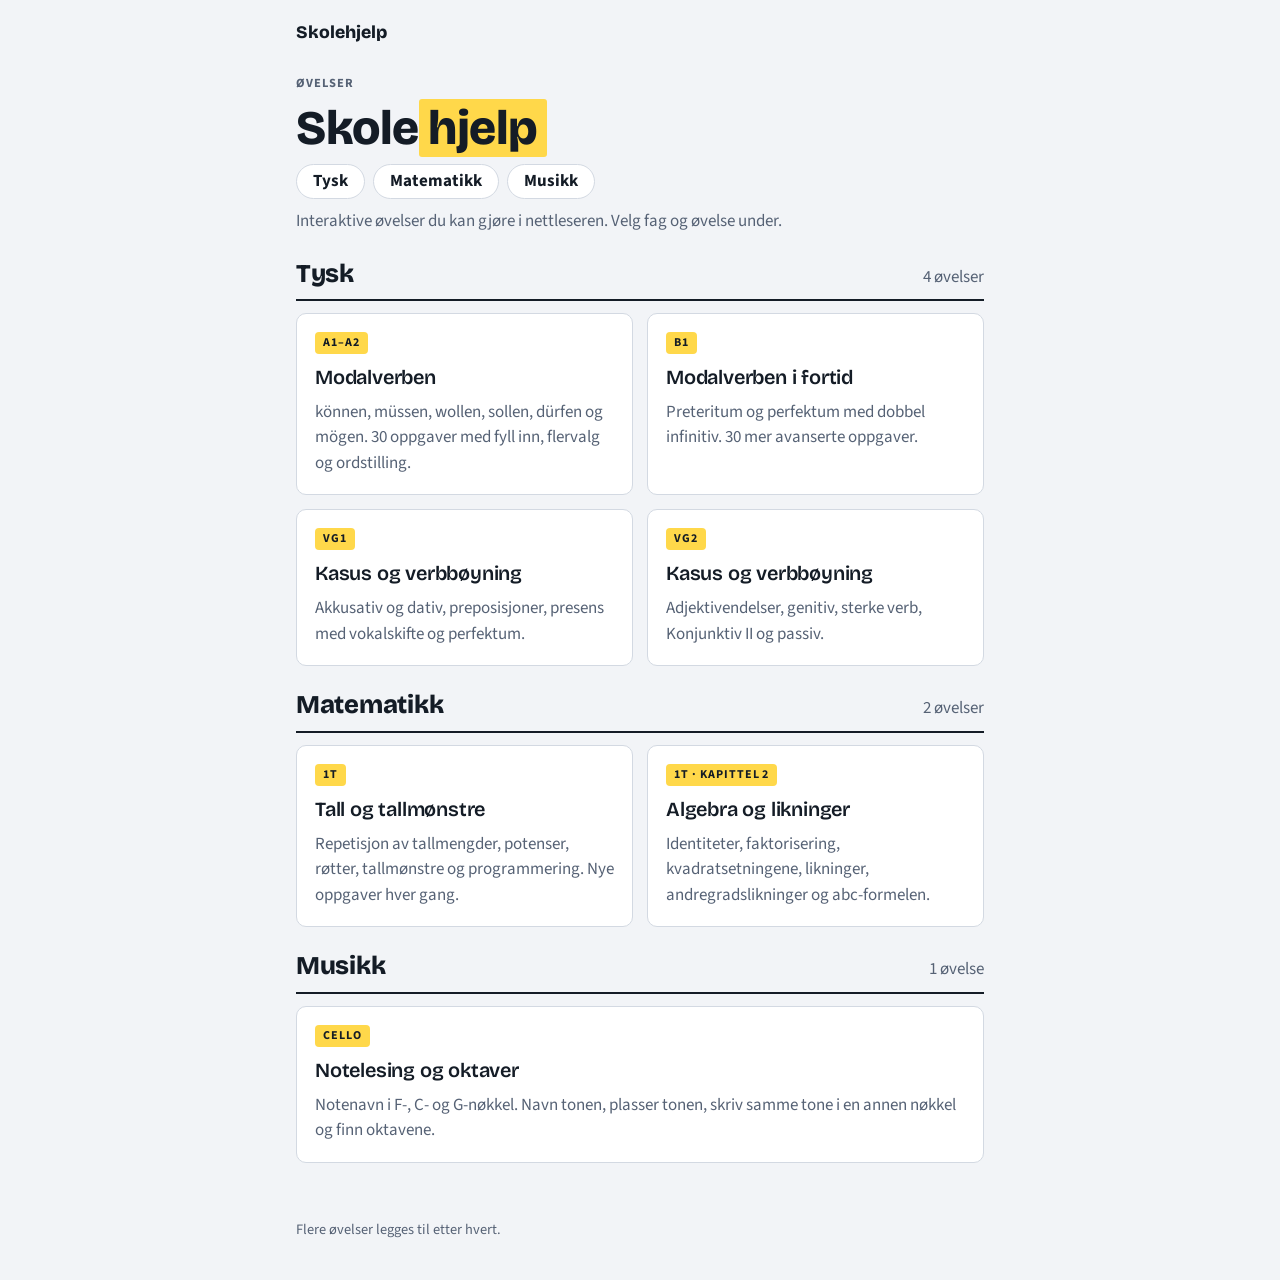
<file: index.html>
<!doctype html>
<html lang="nb">
<head>
<meta charset="utf-8">
<meta name="viewport" content="width=device-width, initial-scale=1">
<title>Skolehjelp</title>
<meta name="description" content="Øvelser og hjelp til skolearbeid.">
<link rel="preconnect" href="https://fonts.googleapis.com">
<link href="https://fonts.googleapis.com/css2?family=Bricolage+Grotesque:opsz,wght@12..96,600;12..96,800&family=Source+Sans+3:wght@400;600;700&display=swap" rel="stylesheet">
<link rel="stylesheet" href="css/style.css">
</head>
<body>
<header class="site"><a href="index.html">Skolehjelp</a></header>
<main class="wrap">
  <div style="display:grid;gap:10px">
    <span class="lbl">Øvelser</span>
    <h1>Skole<span class="mk">hjelp</span></h1>
    <nav class="subj" aria-label="Fag"><a href="#tysk">Tysk</a><a href="#matematikk">Matematikk</a><a href="#musikk">Musikk</a></nav>
    <p class="muted">Interaktive øvelser du kan gjøre i nettleseren. Velg fag og øvelse under.</p>
  </div>
  <section class="sect" id="tysk" aria-labelledby="h-tysk">
    <div class="sect-head"><h2 id="h-tysk">Tysk</h2><span class="muted">4 øvelser</span></div>
    <div class="cards">
      <a class="card" href="modalverber.html">
        <span class="tag">A1–A2</span>
        <h3>Modalverben</h3>
        <p class="muted">können, müssen, wollen, sollen, dürfen og mögen. 30 oppgaver med fyll inn, flervalg og ordstilling.</p>
      </a>
      <a class="card" href="modalverber-fortid.html">
        <span class="tag">B1</span>
        <h3>Modalverben i fortid</h3>
        <p class="muted">Preteritum og perfektum med dobbel infinitiv. 30 mer avanserte oppgaver.</p>
      </a>
      <a class="card" href="kasus-verb-vg1.html">
        <span class="tag">vg1</span>
        <h3>Kasus og verbbøyning</h3>
        <p class="muted">Akkusativ og dativ, preposisjoner, presens med vokalskifte og perfektum.</p>
      </a>
      <a class="card" href="kasus-verb-vg2.html">
        <span class="tag">vg2</span>
        <h3>Kasus og verbbøyning</h3>
        <p class="muted">Adjektivendelser, genitiv, sterke verb, Konjunktiv II og passiv.</p>
      </a>
    </div>
  </section>
  <section class="sect" id="matematikk" aria-labelledby="h-mat">
    <div class="sect-head"><h2 id="h-mat">Matematikk</h2><span class="muted">2 øvelser</span></div>
    <div class="cards">
      <a class="card" href="talltrener-1t.html">
        <span class="tag">1T</span>
        <h3>Tall og tallmønstre</h3>
        <p class="muted">Repetisjon av tallmengder, potenser, røtter, tallmønstre og programmering. Nye oppgaver hver gang.</p>
      </a>
      <a class="card" href="algebra-likninger-1t.html">
        <span class="tag">1T · kapittel 2</span>
        <h3>Algebra og likninger</h3>
        <p class="muted">Identiteter, faktorisering, kvadratsetningene, likninger, andregradslikninger og abc-formelen.</p>
      </a>
    </div>
  </section>
  <section class="sect" id="musikk" aria-labelledby="h-mus">
    <div class="sect-head"><h2 id="h-mus">Musikk</h2><span class="muted">1 øvelse</span></div>
    <div class="cards">
      <a class="card" href="notelesing-nokler.html">
        <span class="tag">Cello</span>
        <h3>Notelesing og oktaver</h3>
        <p class="muted">Notenavn i F-, C- og G-nøkkel. Navn tonen, plasser tonen, skriv samme tone i en annen nøkkel og finn oktavene.</p>
      </a>
    </div>
  </section>
</main>
<footer>Flere øvelser legges til etter hvert.</footer>
</body>
</html>
</file>
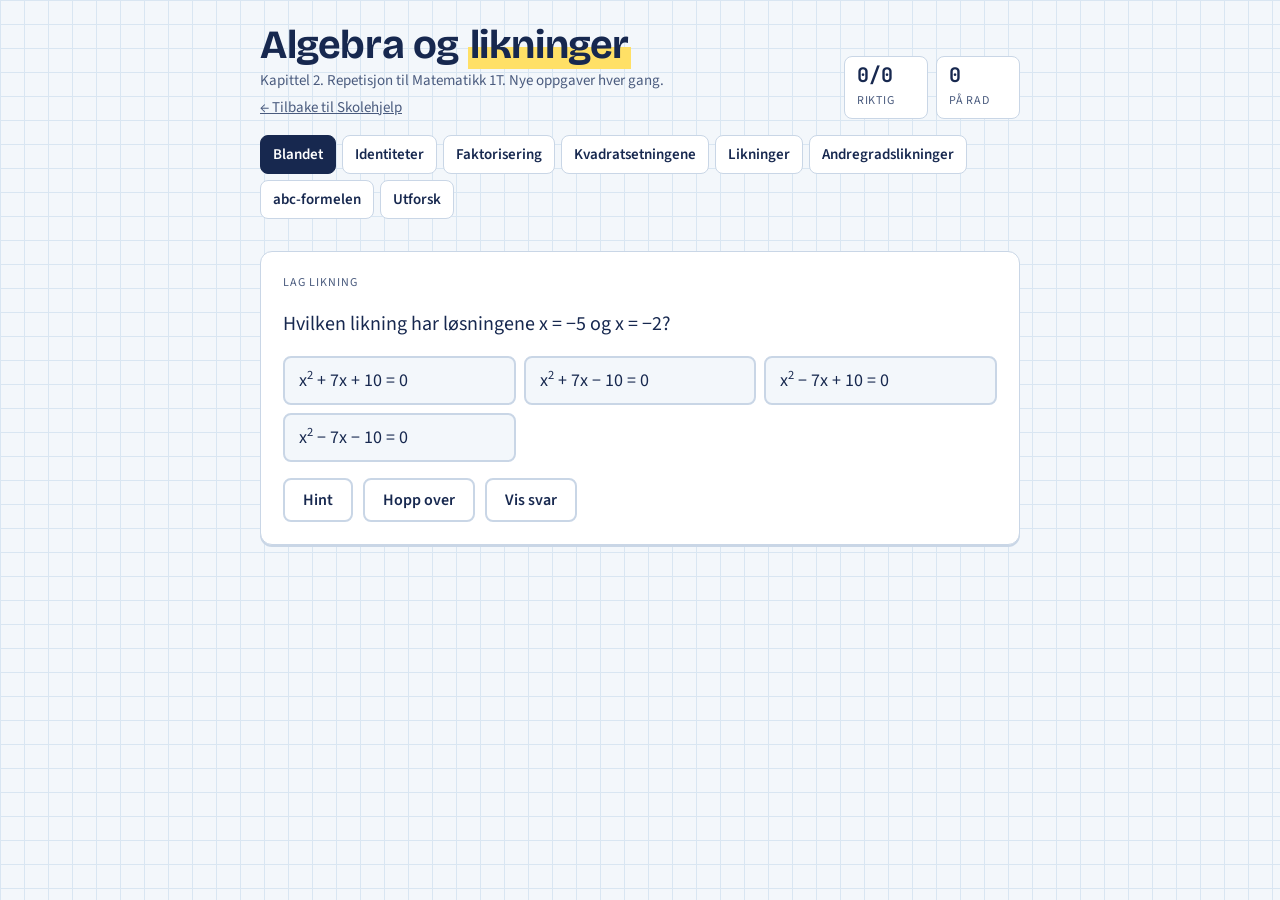
<file: algebra-likninger-1t.html>
<!doctype html>
<html lang="nb">
<head>
<meta charset="utf-8">
<meta name="viewport" content="width=device-width,initial-scale=1">
<title>Algebra og likninger 1T</title>
<link rel="stylesheet" href="https://fonts.googleapis.com/css2?family=Bricolage+Grotesque:opsz,wght@12..96,500;12..96,700&family=Source+Sans+3:wght@400;600&family=JetBrains+Mono:wght@400;600&display=swap">
<style>
/* Layout: rutepapir-bakgrunn, én kolonne med faner øverst og et oppgavekort i midten. */
:root{
  --bg:#F3F7FB; --grid:#D9E6F2; --paper:#FFFFFF; --ink:#17284F; --ink2:#4A5B7E; --line:#C9D6E6;
  --hi:#FFE066; --good:#17784C; --goodbg:#E3F5EB; --bad:#B8322A; --badbg:#FCE9E7; --btnfg:#FFFFFF;
  --f-display:'Bricolage Grotesque','Segoe UI',system-ui,sans-serif;
  --f-body:'Source Sans 3','Segoe UI',system-ui,sans-serif;
  --f-mono:'JetBrains Mono',ui-monospace,Menlo,Consolas,monospace;
}
@media (prefers-color-scheme: dark){:root:not([data-theme="light"]){
  --bg:#0F1730; --grid:#1A2647; --paper:#16203E; --ink:#E8EEFC; --ink2:#9DAACB; --line:#2C3A63;
  --hi:#F2C94C; --good:#4CC38A; --goodbg:#12332A; --bad:#FF8379; --badbg:#3A1B22; --btnfg:#0F1730; color-scheme:dark}}
:root[data-theme="dark"]{
  --bg:#0F1730; --grid:#1A2647; --paper:#16203E; --ink:#E8EEFC; --ink2:#9DAACB; --line:#2C3A63;
  --hi:#F2C94C; --good:#4CC38A; --goodbg:#12332A; --bad:#FF8379; --badbg:#3A1B22; --btnfg:#0F1730; color-scheme:dark}

*{box-sizing:border-box}
body{margin:0}
body{
  background-color:var(--bg);
  background-image:linear-gradient(var(--grid) 1px,transparent 1px),linear-gradient(90deg,var(--grid) 1px,transparent 1px);
  background-size:24px 24px;
  color:var(--ink); font-family:var(--f-body); font-size:17px; line-height:1.5;
  padding-inline:16px; padding-block:24px 56px;
}
.wrap{max-width:760px;margin:0 auto;display:flex;flex-direction:column;gap:16px}
header{display:flex;flex-wrap:wrap;align-items:flex-end;justify-content:space-between;gap:12px}
h1{font-family:var(--f-display);font-weight:700;font-size:clamp(28px,6vw,40px);line-height:1.05;margin:0;letter-spacing:-.01em;text-wrap:balance}
h1 mark{background:linear-gradient(transparent 55%,var(--hi) 55%);color:inherit;padding:0 2px}
.sub{margin:4px 0 0;color:var(--ink2);font-size:15px}
.score{display:flex;gap:8px}
.stat{background:var(--paper);border:1px solid var(--line);border-radius:8px;padding:6px 12px;min-width:84px}
.stat b{display:block;font-family:var(--f-mono);font-size:20px;font-variant-numeric:tabular-nums;line-height:1.2}
.stat span{font-size:12px;letter-spacing:.06em;text-transform:uppercase;color:var(--ink2)}

#tabs{display:flex;flex-wrap:wrap;gap:6px}
.tab{font:600 15px var(--f-body);color:var(--ink);background:var(--paper);border:1px solid var(--line);border-radius:8px;padding:8px 12px;cursor:pointer;display:flex;gap:8px;align-items:center}
.tab small{font:400 12px var(--f-mono);color:var(--ink2);font-variant-numeric:tabular-nums}
.tab[aria-selected="true"]{background:var(--ink);color:var(--btnfg);border-color:var(--ink)}
.tab[aria-selected="true"] small{color:var(--btnfg);opacity:.75}
button:focus-visible,input:focus-visible,select:focus-visible{outline:3px solid var(--hi);outline-offset:2px}
#subs{display:flex;flex-wrap:wrap;gap:6px;align-items:center}
#subs .lbl{font-size:12px;letter-spacing:.08em;text-transform:uppercase;color:var(--ink2);margin-right:4px}
.chip{font:400 14px var(--f-body);color:var(--ink);background:transparent;border:1px dashed var(--ink2);border-radius:99px;padding:3px 12px;cursor:pointer}
.chip[aria-pressed="true"]{background:var(--hi);border:1px solid var(--hi);color:#17284F;font-weight:600}

.card{background:var(--paper);border:1px solid var(--line);border-radius:12px;padding:22px;display:flex;flex-direction:column;gap:16px;box-shadow:0 2px 0 var(--line)}
.kicker{font-size:12px;letter-spacing:.08em;text-transform:uppercase;color:var(--ink2)}
.q{font-size:20px;line-height:1.6;margin:0;min-width:0;overflow-wrap:anywhere}
.q b{font-weight:600}
pre{margin:0;background:var(--bg);border:1px solid var(--line);border-radius:8px;padding:12px 14px;overflow-x:auto;font:400 15px/1.55 var(--f-mono);color:var(--ink)}
.figs{display:flex;flex-wrap:wrap;gap:20px;align-items:flex-end}
.figs figure{margin:0;display:flex;flex-direction:column;gap:6px}
.figs figcaption{font-size:13px;color:var(--ink2)}
.figs svg{max-width:100%;height:auto}
.figs line{stroke:var(--ink);stroke-width:3;stroke-linecap:round}

.row{display:flex;flex-wrap:wrap;gap:10px;align-items:center}
input[type=text],input[type=number],select{font:400 20px var(--f-mono);color:var(--ink);background:var(--bg);border:2px solid var(--ink2);border-radius:8px;padding:8px 12px;width:min(100%,220px)}
input.sm,select.sm{font-size:16px;width:96px;padding:5px 8px}
select.sm{width:auto}
.btn{font:600 16px var(--f-body);border-radius:8px;padding:9px 18px;cursor:pointer;border:2px solid var(--ink);background:var(--ink);color:var(--btnfg)}
.btn.ghost{background:transparent;color:var(--ink);border-color:var(--line)}
.btn[disabled]{opacity:.45;cursor:default}
.opts{display:grid;grid-template-columns:repeat(auto-fit,minmax(200px,1fr));gap:8px}
.opt{font:400 18px var(--f-body);text-align:left;color:var(--ink);background:var(--bg);border:2px solid var(--line);border-radius:8px;padding:10px 14px;cursor:pointer;min-width:0;overflow-wrap:anywhere}
.opt:hover:not([disabled]){border-color:var(--ink2)}
.opt.right{border-color:var(--good);background:var(--goodbg)}
.opt.wrong{border-color:var(--bad);background:var(--badbg)}
.opt[disabled]{cursor:default}
.fb{border-radius:8px;padding:12px 14px;font-size:16px}
.fb.ok{background:var(--goodbg);border-left:5px solid var(--good)}
.fb.no{background:var(--badbg);border-left:5px solid var(--bad)}
.fb strong{display:block;font-family:var(--f-display);font-size:18px}
.hint{font-size:16px;border-left:5px solid var(--hi);padding:4px 12px;color:var(--ink2)}
.note{font-size:14px;color:var(--ink2)}

sup{font-size:.7em;line-height:0}
sub{font-size:.7em;line-height:0}
.rt{white-space:nowrap}
.rt .ov{border-top:1.5px solid currentColor;padding:0 2px;margin-left:1px}
.rt .ix{font-size:.6em;margin-right:-1px}
.fr{display:inline-flex;flex-direction:column;vertical-align:middle;text-align:center;font-size:.85em;line-height:1.15;margin:0 2px}
.fr>span:first-child{border-bottom:1.5px solid currentColor;padding:0 3px}
sup .fr{font-size:1em}

.tools{display:flex;flex-direction:column;gap:16px}
.tool h2{font-family:var(--f-display);font-size:22px;margin:0}
.terms{display:flex;flex-wrap:wrap;gap:6px}
.terms span{font:400 15px var(--f-mono);background:var(--bg);border:1px solid var(--line);border-radius:6px;padding:2px 8px;font-variant-numeric:tabular-nums}
table{border-collapse:collapse;font:400 15px var(--f-mono);font-variant-numeric:tabular-nums}
th,td{border:1px solid var(--line);padding:4px 10px;text-align:right}
th{background:var(--bg);font-weight:600}
.scroll{overflow-x:auto;max-width:100%}
label{font-size:15px;display:flex;align-items:center;gap:6px}
@media (prefers-reduced-motion:no-preference){.fb{animation:pop .2s ease-out}@keyframes pop{from{transform:translateY(4px);opacity:0}to{transform:none;opacity:1}}}
input.wide{width:min(100%,360px)}
.keys{display:flex;flex-wrap:wrap;gap:6px}
.key{font:600 16px var(--f-mono);min-width:42px;height:38px;color:var(--ink);background:var(--bg);border:1px solid var(--line);border-radius:6px;cursor:pointer;box-shadow:0 2px 0 var(--line)}
.key:hover{border-color:var(--ink2)}
svg .gl{stroke:var(--line);stroke-width:1}
svg .ax{stroke:var(--ink2);stroke-width:1.6}
svg .cv{fill:none;stroke:var(--ink);stroke-width:2.5}
svg .rp{fill:var(--hi);stroke:var(--ink);stroke-width:2}
svg .vp{fill:var(--ink)}
svg .r1{fill:var(--hi);stroke:var(--ink);stroke-width:2}
svg .r2{fill:var(--line);stroke:var(--ink);stroke-width:2}
svg .r3{fill:var(--bg);stroke:var(--ink);stroke-width:2}
svg .tx{fill:var(--ink);font:600 18px var(--f-mono)}
label sub{font-size:.7em}
</style>
</head>
<body>
<div class="wrap">
  <header>
    <div>
      <h1>Algebra og <mark>likninger</mark></h1>
      <p class="sub">Kapittel 2. Repetisjon til Matematikk 1T. Nye oppgaver hver gang.</p>
      <p class="sub"><a href="index.html" style="color:inherit">← Tilbake til Skolehjelp</a></p>
    </div>
    <div class="score" aria-live="polite">
      <div class="stat"><b id="sc">0/0</b><span>Riktig</span></div>
      <div class="stat"><b id="st">0</b><span>På rad</span></div>
    </div>
  </header>
  <nav id="tabs" role="tablist" aria-label="Emner"></nav>
  <div id="subs"></div>
  <main id="stage"></main>
</div>

<script>
/* ---------- hjelpefunksjoner ---------- */
const U='−';
const ri=(a,b)=>Math.floor(Math.random()*(b-a+1))+a;
const pick=a=>a[ri(0,a.length-1)];
const shuffle=a=>{a=a.slice();for(let i=a.length-1;i>0;i--){const j=ri(0,i);[a[i],a[j]]=[a[j],a[i]];}return a;};
const sup=(b,e)=>`${b}<sup>${String(e).replace('-',U)}</sup>`;
const frac=(a,b)=>`<span class="fr"><span>${a}</span><span>${b}</span></span>`;
const rt=x=>`<span class="rt">√<span class="ov">${x}</span></span>`;
const ns=n=>String(n).replace('-',U);
const dec=x=>String(+x.toFixed(6)).replace('.',',').replace('-',U);
const par=a=>a<0?`(${U}${-a})`:String(a);
const sgn=n=>n<0?`${U} ${-n}`:`+ ${n}`;
const mc=(right,wrongs)=>{const all=shuffle([right,...wrongs]);return {opts:all,ans:all.indexOf(right)};};
const isSq=n=>n>=0&&Number.isInteger(Math.sqrt(n));
/* polynom, høyeste grad først: poly([a,b,c]) gir ax² + bx + c */
function poly(cs,v='x'){
  const n=cs.length-1;let out='';
  cs.forEach((c,i)=>{const d=n-i;if(c===0)return;const abs=Math.abs(c);let t;
    if(d===0)t=String(abs);else{const co=abs===1?'':String(abs);t=co+(d===1?v:sup(v,d));}
    if(out==='')out=(c<0?U:'')+t;else out+=(c<0?` ${U} `:' + ')+t;});
  return out||'0';
}
const lin=(a,b)=>poly([a,b]);
const mulLin=(p,a,q,b)=>[p*q,p*b+q*a,a*b];
const fnP=cs=>x=>cs.reduce((s,c)=>s*x+c,0);
const facX=r=>`(x ${r<0?'+':U} ${Math.abs(r)})`;
const eq0=(a,b,c)=>`${poly([a,b,c])} = 0`;
const PTS=[-2.5,-1.5,-0.5,0.5,1.5,2.5,3.5,4.5];
const sameFn=(f,g)=>PTS.every(x=>{const a=f(x),b=g(x);return isFinite(a)&&isFinite(b)&&Math.abs(a-b)<=1e-6*Math.max(1,Math.abs(b));});

/* uttrykksparser: leser f.eks. 3x^2-2(x+1)(x-1) som en funksjon av x */
function parseExpr(str){
  let s=String(str).toLowerCase().replace(/\s+/g,'').replace(/[−–]/g,'-').replace(/[·×]/g,'*').replace(/²/g,'^2').replace(/³/g,'^3').replace(/,/g,'.');
  if(!s||!/^[0-9x+\-*/().^]+$/.test(s))return null;
  s=s.replace(/(\d|x|\))(?=x|\()/g,'$1*').replace(/\)(?=\d)/g,')*');
  let i=0;const peek=()=>s[i];
  function expr(){let v=term();while(peek()==='+'||peek()==='-'){const o=s[i++],r=term(),l=v;v=o==='+'?x=>l(x)+r(x):x=>l(x)-r(x);}return v;}
  function term(){let v=unary();while(peek()==='*'||peek()==='/'){const o=s[i++],r=unary(),l=v;v=o==='*'?x=>l(x)*r(x):x=>l(x)/r(x);}return v;}
  function unary(){if(peek()==='-'){i++;const u=unary();return x=>-u(x);}if(peek()==='+'){i++;return unary();}return power();}
  function power(){const b=atom();if(peek()==='^'){i++;const e=unary();return x=>Math.pow(b(x),e(x));}return b;}
  function atom(){
    if(peek()==='('){i++;const v=expr();if(peek()!==')')throw 0;i++;return v;}
    if(peek()==='x'){i++;return x=>x;}
    const m=/^\d+(\.\d+)?/.exec(s.slice(i));if(!m)throw 0;i+=m[0].length;const n=+m[0];return ()=>n;}
  try{const f=expr();return i===s.length?{f,s}:null;}catch(e){return null;}
}

/* ---------- Identiteter ---------- */
function gMult(){
  if(Math.random()<.5){
    let a,b,c,d,e,f,k,m;
    do{a=ri(2,6);b=ri(1,5)*pick([-1,1]);c=ri(-6,6);d=ri(2,5);e=ri(1,4)*pick([-1,1]);f=ri(-6,6);k=a*b-d*e;m=a*c-d*f;}while(k===0||c===0||f===0);
    return {q:`Multipliser ut og trekk sammen:<br><b>${a}(${lin(b,c)}) ${U} ${d}(${lin(e,f)})</b>`,type:'expr',form:'expanded',
      orig:x=>a*(b*x+c)-d*(e*x+f),ansFn:fnP([k,m]),show:poly([k,m]),
      hint:'Gang inn i hver parentes. Pass på fortegnet når du ganger med et negativt tall, og trekk så sammen like ledd.',
      why:`${a}·(${lin(b,c)}) = ${poly([a*b,a*c])} og ${U}${d}·(${lin(e,f)}) = ${poly([-d*e,-d*f])}. Sammen blir det ${poly([k,m])}.`};
  }
  let p,q,a,b;do{p=pick([1,1,2,3]);q=pick([1,1,2]);a=ri(-6,6);b=ri(-6,6);}while(a===0||b===0);
  const cs=mulLin(p,a,q,b);
  return {q:`Multipliser ut og trekk sammen:<br><b>(${lin(p,a)})(${lin(q,b)})</b>`,type:'expr',form:'expanded',
    orig:x=>(p*x+a)*(q*x+b),ansFn:fnP(cs),show:poly(cs),
    hint:'Hvert ledd i den første parentesen ganges med hvert ledd i den andre. Trekk så sammen x-leddene.',
    why:`Ledd for ledd: ${poly([p*q,0,0])} + ${poly([p*b,0])} + ${poly([q*a,0])} + ${ns(a*b)}. Trekk sammen: ${poly(cs)}.`};
}
function gErIdentitet(){
  const a=ri(2,7),k=ri(2,5);
  const I=[
    {l:x=>(x+a)**2,r:x=>x*x+a*a,lt:`(x + ${a})<sup>2</sup>`,rt:`x<sup>2</sup> + ${a*a}`,t:false},
    {l:x=>(x+a)**2,r:x=>x*x+2*a*x+a*a,lt:`(x + ${a})<sup>2</sup>`,rt:poly([1,2*a,a*a]),t:true},
    {l:x=>(x-a)**2,r:x=>x*x-a*a,lt:`(x ${U} ${a})<sup>2</sup>`,rt:`x<sup>2</sup> ${U} ${a*a}`,t:false},
    {l:x=>(x-a)**2,r:x=>x*x-2*a*x+a*a,lt:`(x ${U} ${a})<sup>2</sup>`,rt:poly([1,-2*a,a*a]),t:true},
    {l:x=>(x+a)*(x-a),r:x=>x*x-a*a,lt:`(x + ${a})(x ${U} ${a})`,rt:`x<sup>2</sup> ${U} ${a*a}`,t:true},
    {l:x=>(x+a)*(x-a),r:x=>x*x+a*a,lt:`(x + ${a})(x ${U} ${a})`,rt:`x<sup>2</sup> + ${a*a}`,t:false},
    {l:x=>k*(x+a),r:x=>k*x+a,lt:`${k}(x + ${a})`,rt:`${k}x + ${a}`,t:false},
    {l:x=>k*(x+a),r:x=>k*x+k*a,lt:`${k}(x + ${a})`,rt:`${k}x + ${k*a}`,t:true},
    {l:x=>x*(x+a),r:x=>x*x+a,lt:`x(x + ${a})`,rt:`x<sup>2</sup> + ${a}`,t:false},
    {l:x=>2*(x+3)-x,r:x=>x+6,lt:`2(x + 3) ${U} x`,rt:'x + 6',t:true},
  ];
  const it=pick(I);
  const tx=[1,2,3].find(x=>it.l(x)!==it.r(x));
  return {q:`Er dette en identitet? Altså, er den sann for alle verdier av x?<br><b>${it.lt} = ${it.rt}</b>`,type:'choice',
    opts:['Ja, sann for alle x','Nei, ikke for alle x'],ans:it.t?0:1,truth:it.t,l:it.l,r:it.r,
    hint:'Prøv en verdi for x, for eksempel x = 1 og x = 2, eller multipliser ut venstre side.',
    why:it.t?'Når du multipliserer ut venstre side, får du nøyaktig høyre side.':`Prøv x = ${tx}: venstre side blir ${ns(it.l(tx))} og høyre side ${ns(it.r(tx))}. De er ulike, så det er ikke en identitet.`};
}
function gFinnK(){
  const a=ri(2,9),b=ri(2,8),c=ri(2,5),t=ri(1,4);
  const V=[
    [`${a}(x + ${b}) = ${a}x + k`,a*b,`${a}(x + ${b}) = ${a}x + ${a*b}.`],
    [`(x + ${a})<sup>2</sup> = x<sup>2</sup> + kx + ${a*a}`,2*a,`Første kvadratsetning: 2·${a} = ${2*a}.`],
    [`(x + ${a})(x ${U} ${a}) = x<sup>2</sup> ${U} k`,a*a,`Tredje kvadratsetning gir x² ${U} ${a}², så k = ${a*a}.`],
    [`${a}(x ${U} ${b}) + ${c}x = ${a+c}x ${U} k`,a*b,`${a}x ${U} ${a*b} + ${c}x = ${a+c}x ${U} ${a*b}.`],
    [`(x ${U} ${a})<sup>2</sup> = x<sup>2</sup> ${U} kx + ${a*a}`,2*a,`Andre kvadratsetning: leddet i midten er ${U}2·${a}·x, så k = ${2*a}.`],
  ];
  const [s,k,why]=pick(V);
  return {q:`Finn tallet k slik at likningen blir en identitet.<br><b>${s}</b>`,type:'num',ans:k,
    hint:'Multipliser ut den ene siden og sammenlikn leddene med den andre siden.',why};
}

/* ---------- Faktorisering ---------- */
function gFelles(){
  const g=ri(2,6),p=ri(1,4),q=ri(1,6)*pick([1,-1]);
  if(Math.random()<.5){const cs=[g*p,g*q,0];
    return {q:`Faktoriser fullstendig:<br><b>${poly(cs)}</b>`,type:'expr',form:'factored',orig:fnP(cs),ansFn:fnP(cs),show:`${g}x(${lin(p,q)})`,
      hint:'Finn den største felles faktoren, både tall og x. Sett den utenfor en parentes.',
      why:`Felles faktor er ${g}x. ${poly(cs)} = ${g}x(${lin(p,q)}).`};}
  const cs=[g*p,g*q];
  return {q:`Faktoriser fullstendig:<br><b>${poly(cs)}</b>`,type:'expr',form:'factored',orig:fnP(cs),ansFn:fnP(cs),show:`${g}(${lin(p,q)})`,
    hint:'Hvilket stort tall går opp i begge leddene?',why:`Felles faktor er ${g}. ${poly(cs)} = ${g}(${lin(p,q)}).`};
}
function gKvBak(){
  const t=ri(1,3),a=ri(2,9),p=t===3?pick([1,2,3]):pick([1,1,2,3]);
  let cs,show,why;
  if(t===1){cs=[p*p,2*p*a,a*a];show=`(${lin(p,a)})<sup>2</sup>`;why='Første kvadratsetning baklengs: a² + 2ab + b² = (a + b)².';}
  else if(t===2){cs=[p*p,-2*p*a,a*a];show=`(${lin(p,-a)})<sup>2</sup>`;why='Andre kvadratsetning baklengs: a² − 2ab + b² = (a − b)².';}
  else {cs=[p*p,0,-a*a];show=`(${lin(p,a)})(${lin(p,-a)})`;why='Tredje kvadratsetning baklengs: a² − b² = (a + b)(a − b).';}
  return {q:`Faktoriser:<br><b>${poly(cs)}</b>`,type:'expr',form:'factored',orig:fnP(cs),ansFn:fnP(cs),show,
    hint:'Se etter en kvadratsetning. Er første og siste ledd kvadrater? Passer leddet i midten?',why};
}
function gTrinom(){
  let r1,r2;do{r1=ri(-8,8);r2=ri(-8,8);}while(r1===0||r2===0||r1===r2);
  const cs=[1,-(r1+r2),r1*r2];
  return {q:`Faktoriser:<br><b>${poly(cs)}</b>`,type:'expr',form:'factored',orig:fnP(cs),ansFn:fnP(cs),show:`${facX(r1)}${facX(r2)}`,
    hint:`Finn to tall med produkt ${r1*r2} og sum ${ns(r1+r2)}.`,
    why:`${ns(r1)} og ${ns(r2)} har produkt ${ns(r1*r2)} og sum ${ns(r1+r2)}. Da er uttrykket (x ${U} ${par(r1)})(x ${U} ${par(r2)}) = ${facX(r1)}${facX(r2)}.`};
}
function gForkort(){
  const t=ri(1,4),a=ri(2,8);let num,den,cs,show,fn;
  if(t===1){num=poly([1,0,-a*a]);den=`x ${U} ${a}`;show=`x + ${a}`;fn=x=>x+a;}
  else if(t===2){num=poly([1,2*a,a*a]);den=`x + ${a}`;show=`x + ${a}`;fn=x=>x+a;}
  else if(t===3){const g=ri(2,5),p=ri(1,4),q=ri(1,6);num=poly([g*p,g*q,0]);den=`${g}x`;show=lin(p,q);fn=x=>p*x+q;}
  else{let r1,r2;do{r1=ri(-7,7);r2=ri(-7,7);}while(r1===0||r2===0||r1===r2);num=poly([1,-(r1+r2),r1*r2]);den=`x ${r1<0?'+':U} ${Math.abs(r1)}`;show=`x ${r2<0?'+':U} ${Math.abs(r2)}`;fn=x=>x-r2;}
  const N=parseExpr(num.replace(/<sup>(\d)<\/sup>/g,'^$1')),D=parseExpr(den.replace(/<sup>(\d)<\/sup>/g,'^$1'));
  return {q:`Forkort brøken så mye som mulig:<br><b>${frac(num,den)}</b>`,type:'expr',form:'any',orig:x=>N.f(x)/D.f(x),ansFn:fn,show,
    hint:'Faktoriser teller (og nevner) først. Så kan du stryke like faktorer.',
    why:`Teller faktorisert gir en faktor som er lik nevneren. Etter forkorting står ${show} igjen.`};
}

/* ---------- Kvadratsetningene ---------- */
function gKv1(){const p=pick([1,1,2,3]),a=ri(2,9),cs=[p*p,2*p*a,a*a];
  return {q:`Bruk første kvadratsetning:<br><b>(${lin(p,a)})<sup>2</sup></b>`,type:'expr',form:'expanded',orig:x=>(p*x+a)**2,ansFn:fnP(cs),show:poly(cs),
    hint:'(a + b)² = a² + 2ab + b²',why:`(${p===1?'':p}x)² = ${poly([p*p,0,0])}, 2·${p===1?'':p}x·${a} = ${2*p*a}x og ${a}² = ${a*a}.`};}
function gKv2(){const p=pick([1,1,2,3]),a=ri(2,9),cs=[p*p,-2*p*a,a*a];
  return {q:`Bruk andre kvadratsetning:<br><b>(${lin(p,-a)})<sup>2</sup></b>`,type:'expr',form:'expanded',orig:x=>(p*x-a)**2,ansFn:fnP(cs),show:poly(cs),
    hint:'(a − b)² = a² − 2ab + b²',why:`(${p===1?'':p}x)² = ${poly([p*p,0,0])}, ${U}2·${p===1?'':p}x·${a} = ${U}${2*p*a}x og ${a}² = ${a*a}.`};}
function gKv3(){const p=pick([1,1,2,3]),a=ri(2,9),cs=[p*p,0,-a*a];
  return {q:`Bruk tredje kvadratsetning:<br><b>(${lin(p,a)})(${lin(p,-a)})</b>`,type:'expr',form:'expanded',orig:x=>(p*x+a)*(p*x-a),ansFn:fnP(cs),show:poly(cs),
    hint:'(a + b)(a − b) = a² − b²',why:`Kvadratet av første ledd minus kvadratet av andre ledd: ${poly([p*p,0,0])} ${U} ${a*a}.`};}
function gGjenkjenn(){
  const a=ri(2,8),b=ri(2,8);const t=ri(1,4);let ex,ans,why;
  if(t===1){ex=`(x + ${a})<sup>2</sup>`;ans=0;why='Et uttrykk i andre potens med pluss i parentesen er første kvadratsetning.';}
  else if(t===2){ex=`(x ${U} ${a})<sup>2</sup>`;ans=1;why='Andre potens med minus i parentesen er andre kvadratsetning.';}
  else if(t===3){ex=`(x + ${a})(x ${U} ${a})`;ans=2;why='Samme ledd med pluss i den ene og minus i den andre parentesen er tredje kvadratsetning.';}
  else{let bb=b;if(bb===a)bb=a+1;ex=`(x + ${a})(x + ${bb})`;ans=3;why='Tallene i parentesene er ulike, og begge har pluss. Da er det ikke en kvadratsetning, og du må multiplisere ut vanlig.';}
  return {q:`Hvilken kvadratsetning passer til <b>${ex}</b>?`,type:'choice',opts:['Første kvadratsetning','Andre kvadratsetning','Tredje kvadratsetning','Ingen av dem'],ans,
    hint:'Se på fortegnene i parentesene og på om de to parentesene er like.',why};
}
function gFyllk(){
  const a=ri(2,9),t=ri(1,4);let q,k,why;
  if(t===1){q=`(x + ${a})<sup>2</sup> = x<sup>2</sup> + kx + ${a*a}`;k=2*a;why=`Midtleddet er 2·${a}·x = ${2*a}x.`;}
  else if(t===2){q=`(x ${U} ${a})<sup>2</sup> = x<sup>2</sup> ${U} kx + ${a*a}`;k=2*a;why=`Midtleddet er ${U}2·${a}·x, så k = ${2*a}.`;}
  else if(t===3){q=`x<sup>2</sup> + ${2*a}x + k er et fullstendig kvadrat, (x + ${a})<sup>2</sup>`;k=a*a;why=`Siste ledd er ${a}² = ${a*a}.`;}
  else{q=`x<sup>2</sup> ${U} ${2*a}x + k = (x ${U} ${a})<sup>2</sup>`;k=a*a;why=`Siste ledd er ${a}² = ${a*a}.`;}
  return {q:`Finn k:<br><b>${q}</b>`,type:'num',ans:k,hint:'Sammenlikn med kvadratsetningen. Hva er a og b?',why};
}
function gHodet(){
  const base=pick([20,30,50,100]),d=base===20?ri(1,2):ri(1,3);let q,ans,why;
  const t=ri(1,3);
  if(t===1){q=`${base+d}<sup>2</sup>`;ans=(base+d)**2;why=`(${base} + ${d})² = ${base*base} + ${2*base*d} + ${d*d} = ${ans}.`;}
  else if(t===2){q=`${base-d}<sup>2</sup>`;ans=(base-d)**2;why=`(${base} ${U} ${d})² = ${base*base} ${U} ${2*base*d} + ${d*d} = ${ans}.`;}
  else{q=`${base-d} · ${base+d}`;ans=base*base-d*d;why=`Tredje kvadratsetning: ${base}² ${U} ${d}² = ${base*base} ${U} ${d*d} = ${ans}.`;}
  return {q:`Regn ut i hodet med en kvadratsetning: <b>${q}</b>`,type:'num',ans,
    hint:`Skriv tallene som ${base} pluss eller minus ${d}.`,why};
}

/* ---------- Likninger ---------- */
function gLin1(){
  let x,a,b,c,d;do{x=ri(-8,10);a=ri(2,9);c=ri(-4,8);b=ri(-9,9);d=a*x+b-c*x;}while(c===0||a===c||b===0||d===0);
  return {q:`Løs likningen:<br><b>${poly([a,b])} = ${poly([c,d])}</b>`,type:'num',ans:x,f:t=>a*t+b-(c*t+d),
    hint:'Samle x-ledd på den ene siden og tall på den andre.',why:`${a}x ${U} ${c<0?'('+ns(c)+')':c}x = ${ns(d)} ${U} ${par(b)}, så ${ns(a-c)}x = ${ns(d-b)} og x = ${ns(x)}.`};
}
function gPar(){
  let x,a,b,c,d,e;do{x=ri(-6,9);a=ri(2,6);b=ri(-5,6);c=ri(2,5);d=ri(-5,6);e=a*(x+b)-c*(x+d);}while(a===c||b===0||d===0);
  const rhs=`${c}(x ${sgn(d)})${e===0?'':` ${sgn(e)}`}`;
  return {q:`Løs likningen:<br><b>${a}(x ${sgn(b)}) = ${rhs}</b>`,type:'num',ans:x,f:t=>a*(t+b)-(c*(t+d)+e),
    hint:'Multipliser ut parentesene først. Samle så x-ledd og tall.',why:`Venstre side: ${poly([a,a*b])}. Høyre side: ${poly([c,c*d+e])}. Dette gir x = ${ns(x)}.`};
}
function gBrok(){
  if(Math.random()<.55){
    const m=ri(1,8),b=ri(2,6),a=ri(-5,8),x=b*m-a,c=ri(1,6),d=m+c;
    return {q:`Løs likningen:<br><b>${frac(a===0?'x':`x ${sgn(a)}`,b)} + ${c} = ${d}</b>`,type:'num',ans:x,f:t=>(t+a)/b+c-d,
      hint:'Ta bort tallet ved siden av brøken først, og gang så med nevneren.',why:`Trekk fra ${c}: (x ${sgn(a)})/${b} = ${m}. Gang med ${b}: x ${sgn(a)} = ${b*m}, så x = ${ns(x)}.`};
  }
  let a,b;do{a=ri(2,6);b=ri(2,6);}while(a===b);
  const l=(a*b)/ (function g(p,q){return q?g(q,p%q):p;})(a,b),x=l*ri(1,3),c=x/a+x/b;
  return {q:`Løs likningen:<br><b>${frac('x',a)} + ${frac('x',b)} = ${c}</b>`,type:'num',ans:x,f:t=>t/a+t/b-c,
    hint:`Gang alle ledd med fellesnevneren ${a*b}.`,why:`Gang med ${a*b}: ${b}x + ${a}x = ${a*b*c}. Da er ${a+b}x = ${a*b*c} og x = ${x}.`};
}
function gOrd(){
  const t=ri(1,3);
  if(t===1){const n=ri(5,40),S=3*n+3;return {q:`Summen av tre påfølgende hele tall er ${S}. Hva er det minste tallet?`,type:'num',ans:n,f:x=>3*x+3-S,
    hint:'Kall tallene n, n + 1 og n + 2.',why:`n + (n + 1) + (n + 2) = 3n + 3 = ${S}, så n = ${n}.`};}
  if(t===2){const x=ri(2,15),a=ri(2,5),b=ri(3,9),N=a*x+b;return {q:`Jeg tenker på et tall. Ganger jeg det med ${a} og legger til ${b}, får jeg ${N}. Hvilket tall tenker jeg på?`,type:'num',ans:x,f:t=>a*t+b-N,
    hint:'Kall tallet x og sett opp en likning.',why:`${a}x + ${b} = ${N} gir ${a}x = ${N-b} og x = ${x}.`};}
  const w=ri(3,15),d=ri(2,8),P=2*(2*w+d);
  return {q:`Et rektangel har omkrets ${P} cm. Lengden er ${d} cm større enn bredden. Hva er bredden?`,type:'num',ans:w,f:t=>2*(2*t+d)-P,
    hint:'Kall bredden x. Da er lengden x + '+d+'. Omkrets er 2 · (lengde + bredde).',why:`2(x + (x + ${d})) = ${P} gir 4x + ${2*d} = ${P}, så x = ${w}.`};
}

/* ---------- Andregradslikninger ---------- */
const ansTxt=a=>a.map(dec).join(' og ');
function gProdNull(){
  let r1,r2;do{r1=ri(-8,8);r2=Math.random()<.2?r1:ri(-8,8);}while(r1===0&&r2===0);
  const a=Math.random()<.3?ri(2,4):1;
  return {q:`Løs likningen:<br><b>${a===1?'':a}${facX(r1)}${facX(r2)} = 0</b>`,type:'two',ans:[r1,r2],f:t=>a*(t-r1)*(t-r2),
    hint:'Et produkt er null når en av faktorene er null. Sett hver parentes lik null.',why:`x ${U} ${par(r1)} = 0 gir x = ${ns(r1)}, og x ${U} ${par(r2)} = 0 gir x = ${ns(r2)}.`};
}
function gRen(){
  const a=pick([1,2,3,4]),r=ri(2,9),v=ri(1,3);let q;
  if(v===1)q=`x<sup>2</sup> = ${r*r}`;else if(v===2)q=`x<sup>2</sup> ${U} ${r*r} = 0`;else q=`${a}x<sup>2</sup> ${U} ${a*r*r} = 0`;
  const aa=v===3?a:1;
  return {q:`Løs likningen:<br><b>${q}</b>`,type:'two',ans:[-r,r],f:t=>aa*t*t-aa*r*r,
    hint:'Få x² alene på den ene siden, og ta kvadratroten. Husk både positiv og negativ rot.',why:`x² = ${r*r}, så x = ±√${r*r} = ±${r}.`};
}
function gUtenC(){
  let r,a;do{r=ri(-9,9);a=pick([1,1,2,3]);}while(r===0);
  const cs=[a,-a*r,0];
  return {q:`Løs likningen:<br><b>${poly(cs)} = 0</b>`,type:'two',ans:[0,r],f:fnP(cs),
    hint:'Sett x utenfor en parentes. Da har du et produkt som skal bli null.',why:`${poly(cs)} = ${a===1?'':a}x(${poly([1,-r])}) = 0 gir x = 0 eller x = ${ns(r)}.`};
}
function gFaktLik(){
  let r1,r2;do{r1=ri(-9,9);r2=Math.random()<.15?r1:ri(-9,9);}while(r1===0||r2===0);
  const cs=[1,-(r1+r2),r1*r2];
  return {q:`Løs likningen ved å faktorisere:<br><b>${poly(cs)} = 0</b>`,type:'two',ans:[r1,r2],f:fnP(cs),
    hint:`Finn to tall med produkt ${ns(r1*r2)} og sum ${ns(r1+r2)}.`,why:`${ns(r1)} og ${ns(r2)} har produkt ${ns(r1*r2)} og sum ${ns(r1+r2)}. Likningen blir ${facX(r1)}${facX(r2)} = 0.`};
}
function gKvLik(){
  const a=ri(2,9),s=pick([1,-1]),cs=[1,2*a*s,a*a];
  return {q:`Løs likningen:<br><b>${poly(cs)} = 0</b> <span class="note">(én løsning, skriv den i begge feltene)</span>`,type:'two',ans:[-s*a,-s*a],f:fnP(cs),
    hint:'Kjenner du igjen venstre side som en kvadratsetning?',why:`${poly(cs)} = (x ${s>0?'+':U} ${a})² = 0 gir x = ${ns(-s*a)}.`};
}
function gOmform(){
  let r1,r2;do{r1=ri(-8,8);r2=ri(-8,8);}while(r1===0||r2===0||r1+r2===0||r1===r2);
  const s=r1+r2,p=r1*r2;
  if(Math.random()<.5)return {q:`Løs likningen:<br><b>x<sup>2</sup> = ${poly([s,-p])}</b>`,type:'two',ans:[r1,r2],f:fnP([1,-s,p]),
    hint:'Flytt alle ledd over på samme side så du får ... = 0.',why:`Flytt over: ${poly([1,-s,p])} = 0. Faktoriser: ${facX(r1)}${facX(r2)} = 0.`};
  return {q:`Løs likningen:<br><b>x(x ${sgn(-s)}) = ${ns(-p)}</b>`,type:'two',ans:[r1,r2],f:fnP([1,-s,p]),
    hint:'Multipliser ut parentesen og flytt alt over på én side.',why:`Utvid: x² ${sgn(-s)}x = ${ns(-p)}. Flytt over: ${poly([1,-s,p])} = 0, som gir x = ${ns(r1)} eller x = ${ns(r2)}.`};
}
function gLag(){
  let r1,r2;do{r1=ri(-7,7);r2=ri(-7,7);}while(r1===0||r2===0||r1===r2||r1+r2===0);
  const s=r1+r2,p=r1*r2,f=cs=>`${poly(cs)} = 0`;
  const m=mc(f([1,-s,p]),[f([1,s,p]),f([1,-s,-p]),f([1,s,-p])]);
  return {q:`Hvilken likning har løsningene x = ${ns(r1)} og x = ${ns(r2)}?`,type:'choice',...m,
    hint:'Lag faktorene (x − løsning) og multipliser dem ut.',why:`${facX(r1)}${facX(r2)} = ${poly([1,-s,p])}.`};
}

/* ---------- abc-formelen ---------- */
function gKoeff(){
  let a,b1,c1,d1;do{a=ri(1,4);b1=ri(-5,5);c1=ri(-5,5);d1=ri(-8,8);}while(b1===c1||d1===0);
  const b=b1-c1,c=-d1,askB=Math.random()<.5;
  return {q:`Likningen <b>${poly([a,b1])} = ${poly([c1,d1])}</b> skrives på formen ax<sup>2</sup> + bx + c = 0. Hva er ${askB?'b':'c'}?`,type:'num',ans:askB?b:c,
    hint:'Flytt alle ledd over til venstre side og trekk sammen.',why:`Du får ${poly([a,b,c])} = 0, så a = ${a}, b = ${ns(b)} og c = ${ns(c)}.`};
}
function gDiskr(){
  let a,b,c;do{a=ri(-5,5);b=ri(-7,7);c=ri(-6,6);}while(a===0||c===0);
  return {q:`Regn ut diskriminanten D = b² ${U} 4ac for<br><b>${eq0(a,b,c)}</b>`,type:'num',ans:b*b-4*a*c,
    hint:'Sett a, b og c inn i formelen. Bruk parenteser rundt negative tall.',why:`D = ${par(b)}² ${U} 4·${par(a)}·${par(c)} = ${b*b} ${U} (${ns(4*a*c)}) = ${ns(b*b-4*a*c)}.`};
}
function gAntall(){
  const t=ri(1,3);let a,b,c;
  if(t===1){a=ri(1,3);let r;do{r=ri(-6,6);}while(r===0);b=-2*a*r;c=a*r*r;}
  else if(t===2){do{a=ri(1,3)*pick([1,-1]);b=ri(-6,6);c=Math.ceil(b*b/(4*a))+ (a>0?ri(1,4):-ri(1,4));}while(b*b-4*a*c>=0||c===0);}
  else{do{a=ri(1,3)*pick([1,-1]);b=ri(-6,6);c=ri(-6,6);}while(c===0||b*b-4*a*c<=0);}
  const D=b*b-4*a*c;
  return {q:`Hvor mange løsninger har likningen<br><b>${eq0(a,b,c)}</b>?`,type:'choice',opts:['Ingen løsning','Én løsning','To løsninger'],ans:D<0?0:D===0?1:2,
    hint:'Regn ut D = b² − 4ac. Negativ D: ingen løsning. D = 0: én. Positiv D: to.',why:`D = ${par(b)}² ${U} 4·${par(a)}·${par(c)} = ${ns(D)}${D<0?', som er negativ':D===0?', så det er én løsning':', som er positiv'}.`};
}
function abcWhy(a,b,c){const D=b*b-4*a*c;return `D = ${ns(D)}, og x = ${frac(`${ns(-b)} ± ${isSq(D)?Math.sqrt(D):rt(D)}`,2*a)}.`;}
function gHele(){
  let r1,r2,a;do{r1=ri(-7,7);r2=Math.random()<.15?r1:ri(-7,7);a=pick([1,1,2,3]);}while(r1===0&&r2===0);
  const cs=[a,-a*(r1+r2),a*r1*r2];
  return {q:`Løs likningen med abc-formelen:<br><b>${poly(cs)} = 0</b>`,type:'two',ans:[r1,r2],f:fnP(cs),
    hint:'x = (−b ± √(b² − 4ac)) / 2a. Er D = 0, er det bare én løsning, skriv den i begge feltene.',why:abcWhy(...cs)};
}
function gDesimal(){
  let a,b,c,D;do{a=ri(1,3)*pick([1,1,-1]);b=ri(-8,8);c=ri(-8,8);D=b*b-4*a*c;}while(c===0||D<=0||isSq(D));
  const cs=[a,b,c],r=[(-b-Math.sqrt(D))/(2*a),(-b+Math.sqrt(D))/(2*a)];
  return {q:`Løs likningen med abc-formelen. Svar med to desimaler.<br><b>${poly(cs)} = 0</b>`,type:'two',ans:r,tol:.0101,f:fnP(cs),
    hint:'Bruk kalkulator for kvadratroten. Regn ut begge løsningene, med + og med −.',why:`${abcWhy(...cs)} Det gir x ≈ ${dec(+Math.min(...r).toFixed(2))} og x ≈ ${dec(+Math.max(...r).toFixed(2))}.`};
}
function gBall(){
  const p=ri(1,3),q=ri(p+1,6),v=5*(q-p),h0=5*p*q;
  return {q:`En ball kastes oppover. Høyden over bakken er h(t) = ${U}5t<sup>2</sup> + ${v}t + ${h0} meter, der t er tiden i sekunder. Når treffer ballen bakken? <span class="note">(svar i sekunder)</span>`,type:'num',ans:q,f:t=>-5*t*t+v*t+h0,
    hint:'Ballen er på bakken når h(t) = 0. Løs likningen, og velg den løsningen som gir mening.',
    why:`Likningen ${U}5t² + ${v}t + ${h0} = 0 har løsningene t = ${ns(-p)} og t = ${q}. Tiden kan ikke være negativ, så ballen treffer bakken etter ${q} sekunder.`};
}

const TOPICS=[
 {id:'ident',name:'Identiteter',subs:[
   {id:'a',name:'Multipliser ut',gen:gMult},{id:'b',name:'Identitet eller ikke?',gen:gErIdentitet},{id:'c',name:'Finn k',gen:gFinnK}]},
 {id:'fakt',name:'Faktorisering',subs:[
   {id:'a',name:'Felles faktor',gen:gFelles},{id:'b',name:'Kvadratsetninger baklengs',gen:gKvBak},{id:'c',name:'Andregradsuttrykk',gen:gTrinom},{id:'d',name:'Forkort brøk',gen:gForkort}]},
 {id:'kvs',name:'Kvadratsetningene',subs:[
   {id:'a',name:'Første',gen:gKv1},{id:'b',name:'Andre',gen:gKv2},{id:'c',name:'Tredje',gen:gKv3},
   {id:'d',name:'Gjenkjenn',gen:gGjenkjenn},{id:'e',name:'Fyll inn',gen:gFyllk},{id:'f',name:'Regn i hodet',gen:gHodet}]},
 {id:'lik',name:'Likninger',subs:[
   {id:'a',name:'Førstegrad',gen:gLin1},{id:'b',name:'Med parentes',gen:gPar},{id:'c',name:'Brøklikninger',gen:gBrok},{id:'d',name:'Tekstoppgaver',gen:gOrd}]},
 {id:'andre',name:'Andregradslikninger',subs:[
   {id:'a',name:'Produkt lik null',gen:gProdNull},{id:'b',name:'Rene likninger',gen:gRen},{id:'c',name:'Uten konstantledd',gen:gUtenC},
   {id:'d',name:'Faktorisering',gen:gFaktLik},{id:'e',name:'Kvadratsetning',gen:gKvLik},{id:'f',name:'Omform først',gen:gOmform},{id:'g',name:'Lag likning',gen:gLag}]},
 {id:'abc',name:'abc-formelen',subs:[
   {id:'a',name:'Finn a, b og c',gen:gKoeff},{id:'b',name:'Diskriminanten',gen:gDiskr},{id:'c',name:'Antall løsninger',gen:gAntall},
   {id:'d',name:'Heltallsløsninger',gen:gHele},{id:'e',name:'Desimalløsninger',gen:gDesimal},{id:'f',name:'Tekstoppgave',gen:gBall}]},
];
if(typeof globalThis!=='undefined'){globalThis.__TOPICS=TOPICS;globalThis.__sameFn=sameFn;}

/* ---------- Appen ---------- */
if(typeof document!=='undefined'){
const $=id=>document.getElementById(id);
const KEY='algebra-likninger-1t';
let stats={};try{stats=JSON.parse(localStorage.getItem(KEY)||'{}');}catch(e){}
const save=()=>{try{localStorage.setItem(KEY,JSON.stringify(stats));}catch(e){}};
const S={tab:'alle',sub:'alle',q:null,done:false,hint:false,nudge:'',c:0,t:0,streak:0};
const TABS=[{id:'alle',name:'Blandet'},...TOPICS,{id:'utforsk',name:'Utforsk'}];

function parseNum(s){
  s=String(s).trim().replace(/\s/g,'').replace(/[−–]/g,'-').replace(',','.');
  if(/^-?\d+(\.\d+)?\/-?\d+(\.\d+)?$/.test(s)){const [a,b]=s.split('/').map(Number);return b===0?NaN:a/b;}
  return /^-?\d+(\.\d+)?$/.test(s)?Number(s):NaN;
}
function poolFor(){
  let subs=[];
  if(S.tab==='alle')TOPICS.forEach(t=>t.subs.forEach(s=>subs.push(s)));
  else{const t=TOPICS.find(t=>t.id===S.tab);subs=S.sub==='alle'?t.subs:t.subs.filter(s=>s.id===S.sub);}
  return subs;
}
function newQ(){const s=pick(poolFor());S.q=s.gen();S.q.subName=s.name;S.done=false;S.hint=false;S.nudge='';renderStage();}
function renderTabs(){
  $('tabs').innerHTML=TABS.map(t=>{const st=stats[t.id];
    return `<button class="tab" role="tab" data-tab="${t.id}" aria-selected="${t.id===S.tab}">${t.name}${st&&st.t?`<small>${st.c}/${st.t}</small>`:''}</button>`}).join('');
}
function renderSubs(){
  const el=$('subs');
  if(S.tab==='alle'||S.tab==='utforsk'){el.innerHTML='';return;}
  const t=TOPICS.find(t=>t.id===S.tab);
  el.innerHTML=`<span class="lbl">Underoppgaver</span><button class="chip" data-sub="alle" aria-pressed="${S.sub==='alle'}">Alle</button>`+
    t.subs.map(s=>`<button class="chip" data-sub="${s.id}" aria-pressed="${S.sub===s.id}">${s.name}</button>`).join('');
}
function renderScore(){$('sc').textContent=`${S.c}/${S.t}`;$('st').textContent=S.streak;}
function showAns(q){
  if(q.type==='num')return q.show||dec(q.ans);
  if(q.type==='two')return 'x = '+q.ans.map(dec).join(' og x = ');
  if(q.type==='expr')return q.show;
  return q.opts[q.ans];
}
const snap=()=>['ans','a1','a2'].map(i=>$(i)?$(i).value:null);
const restore=v=>['ans','a1','a2'].forEach((i,k)=>{if(v[k]!==null&&$(i))$(i).value=v[k];});
function renderStage(){
  if(S.tab==='utforsk'){renderExplore();return;}
  const q=S.q,dis=S.done?'disabled':'';
  let h=`<section class="card"><div class="kicker">${q.subName}</div><p class="q">${q.q}</p>`;
  if(q.type==='num'){
    h+=`<div class="row"><input id="ans" type="text" autocomplete="off" autocapitalize="off" spellcheck="false" aria-label="Svar" placeholder="Svar" ${dis} value="${S.done?(q.given||''):''}"><button class="btn" id="check" ${dis}>Sjekk</button></div>`;
  } else if(q.type==='two'){
    const g=q.given||['',''];
    h+=`<div class="row"><label>x<sub>1</sub> = <input id="a1" class="sm" type="text" autocomplete="off" spellcheck="false" ${dis} value="${S.done?g[0]:''}"></label>
    <label>x<sub>2</sub> = <input id="a2" class="sm" type="text" autocomplete="off" spellcheck="false" ${dis} value="${S.done?g[1]:''}"></label><button class="btn" id="check" ${dis}>Sjekk</button></div>
    <p class="note" style="margin:0">Rekkefølgen spiller ingen rolle.</p>`;
  } else if(q.type==='expr'){
    h+=`<div class="row"><input id="ans" class="wide" type="text" autocomplete="off" autocapitalize="off" spellcheck="false" aria-label="Svar" placeholder="Skriv svaret, f.eks. x^2 + 6x + 9" ${dis} value="${S.done?(q.given||''):''}"><button class="btn" id="check" ${dis}>Sjekk</button></div>
    ${S.done?'':`<div class="keys" aria-label="Hurtigtaster">${[['x','x'],['x²','^2'],['(','('],[')',')'],['+','+'],['−','-'],['/','/']].map(([l,v])=>`<button class="key" data-ins="${v}" type="button">${l}</button>`).join('')}</div>
    <p class="note" style="margin:0">Skriv x^2 for x². Gangetegn kan utelates: 3x og (x+1)(x−1) går fint.${q.form==='factored'?' Svaret skal være et produkt, med parentes.':q.form==='expanded'?' Svaret skal skrives uten parentes.':''}</p>`}`;
  } else {
    h+=`<div class="opts">${q.opts.map((o,i)=>{let c='opt';if(S.done){if(i===q.ans)c+=' right';else if(i===q.pick)c+=' wrong';}
      return `<button class="${c}" data-opt="${i}" ${dis}>${o}</button>`}).join('')}</div>`;
  }
  if(S.nudge&&!S.done)h+=`<div class="hint">${S.nudge}</div>`;
  if(S.hint&&!S.done)h+=`<div class="hint">${q.hint}</div>`;
  if(S.done){
    const ok=q.ok;
    h+=`<div class="fb ${ok?'ok':'no'}" role="status"><strong>${ok?pick(['Riktig!','Det stemmer!','Bra jobbet!']):'Ikke helt.'}</strong>${ok?'':`Riktig svar: <b>${showAns(q)}</b>. `}${q.why}</div>`;
  }
  h+=`<div class="row">${S.done?'<button class="btn" id="next">Neste oppgave</button>':`<button class="btn ghost" id="hintb">Hint</button><button class="btn ghost" id="skip">Hopp over</button><button class="btn ghost" id="give">Vis svar</button>`}</div></section>`;
  $('stage').innerHTML=h;
  const a=$('ans')||$('a1');if(a&&!S.done)a.focus();
  if(S.done){const n=$('next');if(n)n.focus();}
}
function record(ok){
  const st=stats[S.tab]||(stats[S.tab]={c:0,t:0});st.t++;if(ok)st.c++;save();
  S.t++;if(ok){S.c++;S.streak++;}else S.streak=0;
  S.q.ok=ok;S.done=true;S.nudge='';renderScore();renderTabs();renderStage();
}
function check(){
  const q=S.q;
  if(q.type==='num'){
    const inp=$('ans');if(!inp.value.trim()){inp.focus();return;}
    q.given=inp.value;const v=parseNum(inp.value);
    record(!isNaN(v)&&Math.abs(v-q.ans)<=1e-6*Math.max(1,Math.abs(q.ans)));
  } else if(q.type==='two'){
    const v=[parseNum($('a1').value),parseNum($('a2').value)];
    if(v.some(isNaN)){const sv=snap();S.nudge='Skriv inn begge løsningene som tall. Har likningen bare én løsning, skriver du den i begge feltene.';renderStage();restore(sv);(v[0]!==v[0]?$('a1'):$('a2')).focus();return;}
    q.given=[$('a1').value,$('a2').value];
    const u=v.slice().sort((x,y)=>x-y),w=q.ans.slice().sort((x,y)=>x-y),tol=q.tol||1e-6;
    record(u.every((x,i)=>Math.abs(x-w[i])<=tol));
  } else if(q.type==='expr'){
    const inp=$('ans');if(!inp.value.trim()){inp.focus();return;}
    const p=parseExpr(inp.value);
    if(!p){const sv=snap();S.nudge='Jeg forstår ikke uttrykket. Bruk x, tall, + − * / ^ og parenteser, for eksempel 2x^2 − 3x + 1.';renderStage();restore(sv);$('ans').focus();return;}
    const same=sameFn(p.f,q.ansFn);
    if(same&&q.form==='expanded'&&p.s.includes('(')){const sv=snap();S.nudge='Uttrykket har riktig verdi, men det skal skrives uten parentes. Multipliser ut og trekk sammen.';renderStage();restore(sv);$('ans').focus();return;}
    if(same&&q.form==='factored'&&!p.s.includes('(')){const sv=snap();S.nudge='Uttrykket har riktig verdi, men det skal skrives som et produkt med parentes.';renderStage();restore(sv);$('ans').focus();return;}
    q.given=inp.value;record(same);
  }
}

/* Utforsk */
function plot(a,b,c){
  const W=360,H=300,X=10,Y=10,sx=x=>W/2+x*W/(2*X),sy=y=>H/2-y*H/(2*Y);
  let g='';for(let i=-X;i<=X;i++){g+=`<line x1="${sx(i)}" y1="0" x2="${sx(i)}" y2="${H}" class="gl"/>`;}
  for(let j=-Y;j<=Y;j++){g+=`<line x1="0" y1="${sy(j)}" x2="${W}" y2="${sy(j)}" class="gl"/>`;}
  g+=`<line x1="0" y1="${sy(0)}" x2="${W}" y2="${sy(0)}" class="ax"/><line x1="${sx(0)}" y1="0" x2="${sx(0)}" y2="${H}" class="ax"/>`;
  let pts='';for(let x=-X;x<=X+1e-9;x+=.1){const y=a*x*x+b*x+c;pts+=`${sx(x).toFixed(1)},${sy(Math.max(-30,Math.min(30,y))).toFixed(1)} `;}
  g+=`<polyline points="${pts}" class="cv"/>`;
  const D=b*b-4*a*c;let m='';
  if(D>=0){[(-b-Math.sqrt(D))/(2*a),(-b+Math.sqrt(D))/(2*a)].forEach(r=>{if(Math.abs(r)<=X)m+=`<circle cx="${sx(r)}" cy="${sy(0)}" r="5" class="rp"/>`;});}
  const vx=-b/(2*a),vy=a*vx*vx+b*vx+c;if(Math.abs(vx)<=X&&Math.abs(vy)<=Y)m+=`<circle cx="${sx(vx)}" cy="${sy(vy)}" r="4" class="vp"/>`;
  return `<svg viewBox="0 0 ${W} ${H}" width="100%" style="max-width:420px" role="img" aria-label="Grafen til andregradsfunksjonen">${g}${m}</svg>`;
}
function areal(a,b){
  const S=300,u=S/(a+b),A=a*u,B=b*u;
  const r=(x,y,w,h,cls,t)=>`<rect x="${x}" y="${y}" width="${w}" height="${h}" class="${cls}"/><text x="${x+w/2}" y="${y+h/2}" class="tx" text-anchor="middle" dominant-baseline="middle">${t}</text>`;
  return `<svg viewBox="-2 -2 ${S+4} ${S+4}" width="100%" style="max-width:320px" role="img" aria-label="Kvadrat delt i fire deler">${r(0,0,A,A,'r1','a²')}${r(A,0,B,A,'r2','ab')}${r(0,A,A,B,'r2','ab')}${r(A,A,B,B,'r3','b²')}</svg>`;
}
function renderExplore(){
  $('stage').innerHTML=`<div class="tools">
   <section class="card tool"><h2>Andregradsfunksjonen</h2>
    <p class="note" style="margin:0">Grafen til ax² + bx + c. Skjæring med x-aksen er løsningene til likningen ax² + bx + c = 0.</p>
    <div class="row"><label>a <input id="pa" class="sm" type="number" step="1" value="1"></label><label>b <input id="pb" class="sm" type="number" step="1" value="-2"></label><label>c <input id="pc" class="sm" type="number" step="1" value="-3"></label></div>
    <div id="pinfo"></div><div id="pplot"></div>
    <p class="note">Tenk selv: Hva skjer med grafen når a skifter fortegn? Finn en c som gir nøyaktig én løsning når a = 1 og b = 4. Hva er D da?</p></section>
   <section class="card tool"><h2>Første kvadratsetning som areal</h2>
    <p class="note" style="margin:0">Et kvadrat med side a + b har arealet (a + b)². Det er satt sammen av fire deler.</p>
    <div class="row"><label>a <input id="ka" class="sm" type="number" min="1" max="9" value="3"></label><label>b <input id="kb" class="sm" type="number" min="1" max="9" value="2"></label></div>
    <div id="kplot"></div><div id="kinfo"></div>
    <p class="note">Tenk selv: Hvilken del av figuren er leddet 2ab? Hva skjer hvis du velger b = 0?</p></section></div>`;
  const pl=()=>{
    const a=+$('pa').value,b=+$('pb').value,c=+$('pc').value;
    if(!a){$('pinfo').innerHTML='a kan ikke være 0. Da er det ikke en andregradslikning.';$('pplot').innerHTML='';return;}
    const D=b*b-4*a*c;let t=`D = ${par(b)}² ${U} 4·${par(a)}·${par(c)} = <b>${ns(D)}</b>. `;
    if(D<0)t+='Ingen løsning. Grafen treffer ikke x-aksen.';
    else if(D===0)t+=`Én løsning: x = <b>${dec(-b/(2*a))}</b>.`;
    else t+=`To løsninger: x = <b>${dec((-b-Math.sqrt(D))/(2*a))}</b> og x = <b>${dec((-b+Math.sqrt(D))/(2*a))}</b>.`;
    $('pinfo').innerHTML=t;$('pplot').innerHTML=plot(a,b,c);
  };
  const kv=()=>{
    const a=Math.max(1,Math.min(9,+$('ka').value||1)),b=Math.max(1,Math.min(9,+$('kb').value||1));
    $('kplot').innerHTML=areal(a,b);
    $('kinfo').innerHTML=`(${a} + ${b})² = ${(a+b)**2}<br>${a}² + 2·${a}·${b} + ${b}² = ${a*a} + ${2*a*b} + ${b*b} = ${a*a+2*a*b+b*b}`;
  };
  ['pa','pb','pc'].forEach(i=>$(i).addEventListener('input',pl));['ka','kb'].forEach(i=>$(i).addEventListener('input',kv));
  pl();kv();
}

document.addEventListener('click',e=>{
  const t=e.target.closest('button');if(!t)return;
  if(t.dataset.tab){S.tab=t.dataset.tab;S.sub='alle';renderTabs();renderSubs();if(S.tab==='utforsk')renderExplore();else newQ();return;}
  if(t.dataset.sub){S.sub=t.dataset.sub;renderSubs();newQ();return;}
  if(t.dataset.opt!==undefined&&!S.done){S.q.pick=+t.dataset.opt;record(S.q.pick===S.q.ans);return;}
  if(t.dataset.ins!==undefined){const i=$('ans');if(i){const s=i.selectionStart??i.value.length,en=i.selectionEnd??s;i.value=i.value.slice(0,s)+t.dataset.ins+i.value.slice(en);i.focus();const p=s+t.dataset.ins.length;i.setSelectionRange(p,p);}return;}
  if(t.id==='check')check();
  else if(t.id==='hintb'){const sv=snap();S.hint=true;renderStage();restore(sv);}
  else if(t.id==='skip')newQ();
  else if(t.id==='give'){S.q.given=S.q.type==='two'?['','']:'';record(false);}
  else if(t.id==='next')newQ();
});
document.addEventListener('keydown',e=>{
  if(e.key==='Enter'&&e.target&&(e.target.id==='ans'||e.target.id==='a1'||e.target.id==='a2'))check();
});
renderTabs();renderSubs();renderScore();newQ();
}
</script>
</body>
</html>
</file>
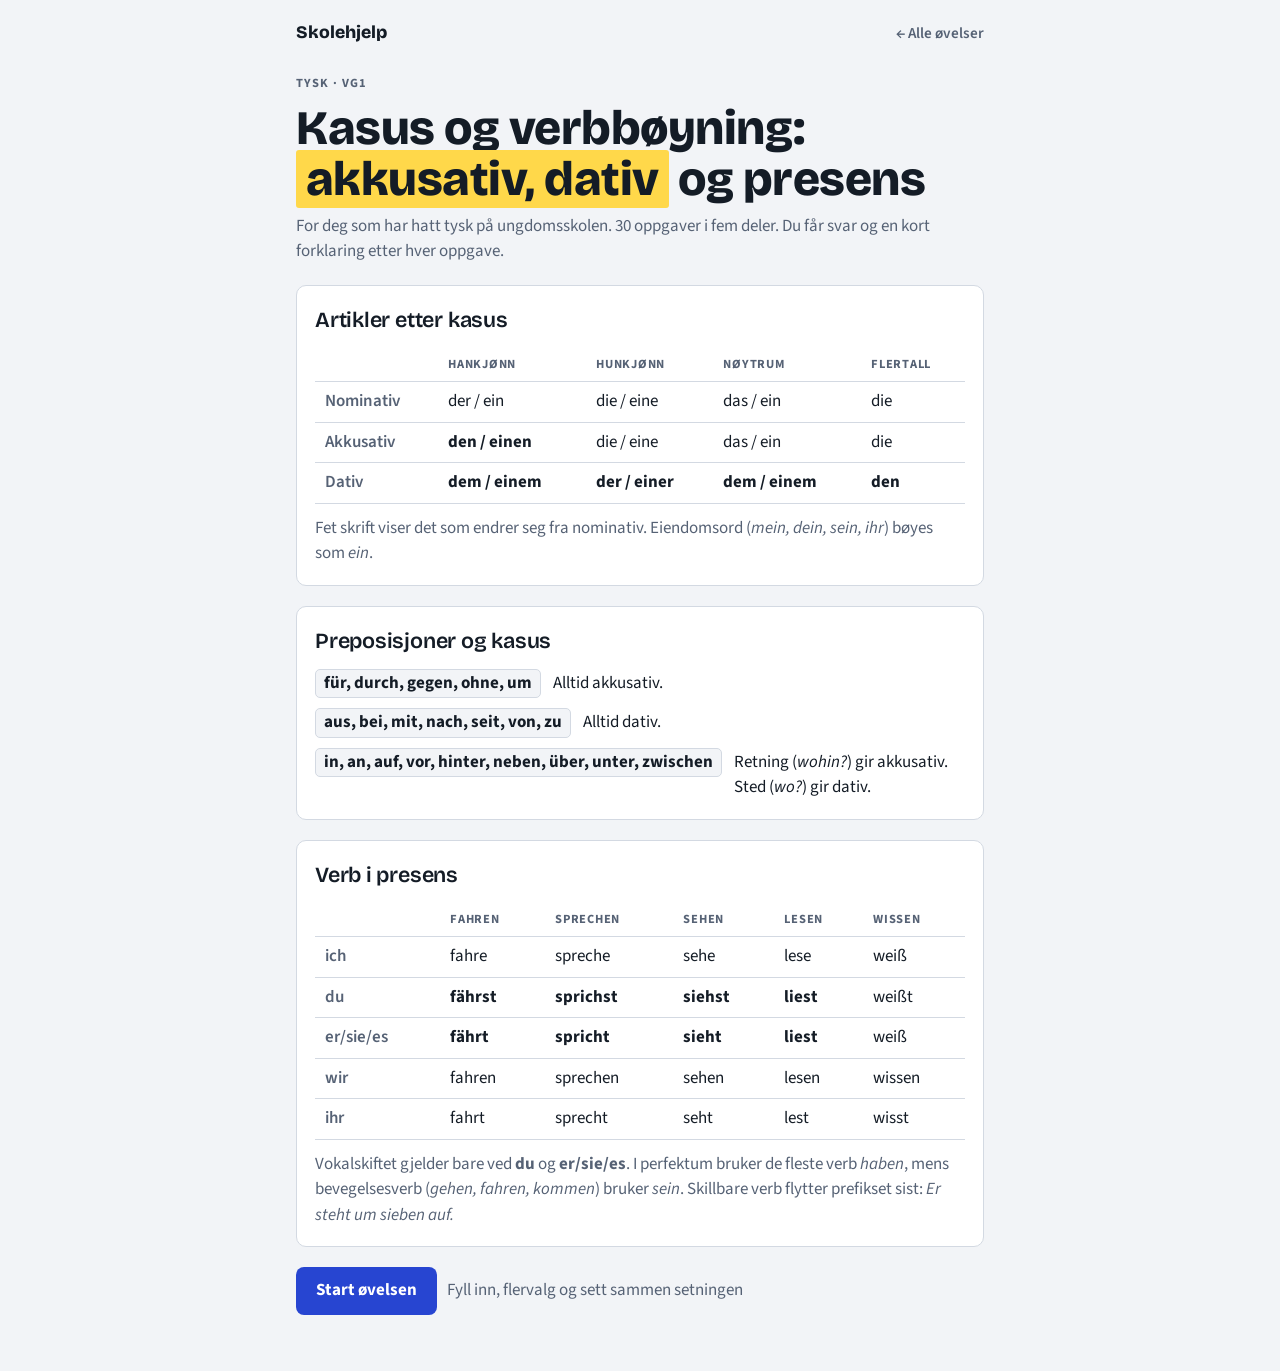
<file: kasus-verb-vg1.html>
<!doctype html>
<html lang="nb">
<head>
<meta charset="utf-8">
<meta name="viewport" content="width=device-width, initial-scale=1">
<title>Kasus og verbbøyning vg1 – Skolehjelp</title>
<meta name="description" content="Interaktiv tysk-øvelse for vg1: akkusativ, dativ, preposisjoner, presens og perfektum.">
<link rel="preconnect" href="https://fonts.googleapis.com">
<link href="https://fonts.googleapis.com/css2?family=Bricolage+Grotesque:opsz,wght@12..96,600;12..96,800&family=Source+Sans+3:wght@400;600;700&display=swap" rel="stylesheet">
<link rel="stylesheet" href="css/style.css">
</head>
<body>
<header class="site"><a href="index.html">Skolehjelp</a><a class="back" href="index.html">← Alle øvelser</a></header>
<main class="wrap">
  <section id="intro" class="wrap" style="padding:0;gap:20px">
    <div style="display:grid;gap:10px">
      <span class="lbl">Tysk · vg1</span>
      <h1>Kasus og verbbøyning: <span class="mk">akkusativ, dativ</span> og presens</h1>
      <p class="muted">For deg som har hatt tysk på ungdomsskolen. 30 oppgaver i fem deler. Du får svar og en kort forklaring etter hver oppgave.</p>
    </div>
    <div class="panel" style="display:grid;gap:12px">
      <h2>Artikler etter kasus</h2>
      <div class="tablewrap"><table>
        <thead><tr><th></th><th>hankjønn</th><th>hunkjønn</th><th>nøytrum</th><th>flertall</th></tr></thead>
        <tbody>
          <tr><td>Nominativ</td><td>der / ein</td><td>die / eine</td><td>das / ein</td><td>die</td></tr>
          <tr><td>Akkusativ</td><td><b>den / einen</b></td><td>die / eine</td><td>das / ein</td><td>die</td></tr>
          <tr><td>Dativ</td><td><b>dem / einem</b></td><td><b>der / einer</b></td><td><b>dem / einem</b></td><td><b>den</b></td></tr>
        </tbody></table></div>
      <p class="muted">Fet skrift viser det som endrer seg fra nominativ. Eiendomsord (<i>mein, dein, sein, ihr</i>) bøyes som <i>ein</i>.</p>
    </div>

    <div class="panel" style="display:grid;gap:12px">
      <h2>Preposisjoner og kasus</h2>
      <ul class="rules">
        <li><code>für, durch, gegen, ohne, um</code><span>Alltid akkusativ.</span></li>
        <li><code>aus, bei, mit, nach, seit, von, zu</code><span>Alltid dativ.</span></li>
        <li><code>in, an, auf, vor, hinter, neben, über, unter, zwischen</code><span>Retning (<i>wohin?</i>) gir akkusativ. Sted (<i>wo?</i>) gir dativ.</span></li>
      </ul>
    </div>

    <div class="panel" style="display:grid;gap:12px">
      <h2>Verb i presens</h2>
      <div class="tablewrap"><table>
        <thead><tr><th></th><th>fahren</th><th>sprechen</th><th>sehen</th><th>lesen</th><th>wissen</th></tr></thead>
        <tbody>
          <tr><td>ich</td><td>fahre</td><td>spreche</td><td>sehe</td><td>lese</td><td>weiß</td></tr>
          <tr><td>du</td><td><b>fährst</b></td><td><b>sprichst</b></td><td><b>siehst</b></td><td><b>liest</b></td><td>weißt</td></tr>
          <tr><td>er/sie/es</td><td><b>fährt</b></td><td><b>spricht</b></td><td><b>sieht</b></td><td><b>liest</b></td><td>weiß</td></tr>
          <tr><td>wir</td><td>fahren</td><td>sprechen</td><td>sehen</td><td>lesen</td><td>wissen</td></tr>
          <tr><td>ihr</td><td>fahrt</td><td>sprecht</td><td>seht</td><td>lest</td><td>wisst</td></tr>
        </tbody></table></div>
      <p class="muted">Vokalskiftet gjelder bare ved <b>du</b> og <b>er/sie/es</b>. I perfektum bruker de fleste verb <i>haben</i>, mens bevegelsesverb (<i>gehen, fahren, kommen</i>) bruker <i>sein</i>. Skillbare verb flytter prefikset sist: <i>Er steht um sieben auf.</i></p>
    </div>

    <div class="row">
      <button class="btn" id="start" type="button">Start øvelsen</button>
      <span class="muted">Fyll inn, flervalg og sett sammen setningen</span>
    </div>
  </section>

  <section id="quiz" class="wrap" style="padding:0;gap:16px" hidden>
    <div class="bar" id="bar" aria-hidden="true"></div>
    <div class="legend"><span class="g">Riktig</span><span class="r">Feil</span><span class="c">Denne oppgaven</span><span>Ikke besvart</span></div>
    <div class="meta"><span class="lbl" id="part"></span><span class="qno" id="count"></span></div>
    <div class="panel" id="card" style="display:grid;gap:16px"></div>
    <div id="fb" aria-live="polite"></div>
    <div class="row"><button class="btn" id="go" type="button">Sjekk</button><button class="btn ghost" id="reset" type="button" hidden>Nullstill</button></div>
  </section>

  <section id="end" class="wrap" style="padding:0;gap:18px" hidden>
    <span class="lbl">Resultat</span>
    <div class="big"><span id="score"></span></div>
    <p id="verdict" class="muted"></p>
    <div class="scores" id="scores"></div>
    <div id="missWrap" style="display:grid;gap:10px"><h2>Dette bør du øve mer på</h2><ul class="miss" id="miss"></ul></div>
    <div class="row"><button class="btn" id="again" type="button" hidden>Øv på det du bommet på</button><button class="btn ghost" id="restart" type="button">Start på nytt</button></div>
  </section>
</main>
<script src="js/vg1.js"></script>
<script src="js/quiz.js"></script>
</body>
</html>
</file>
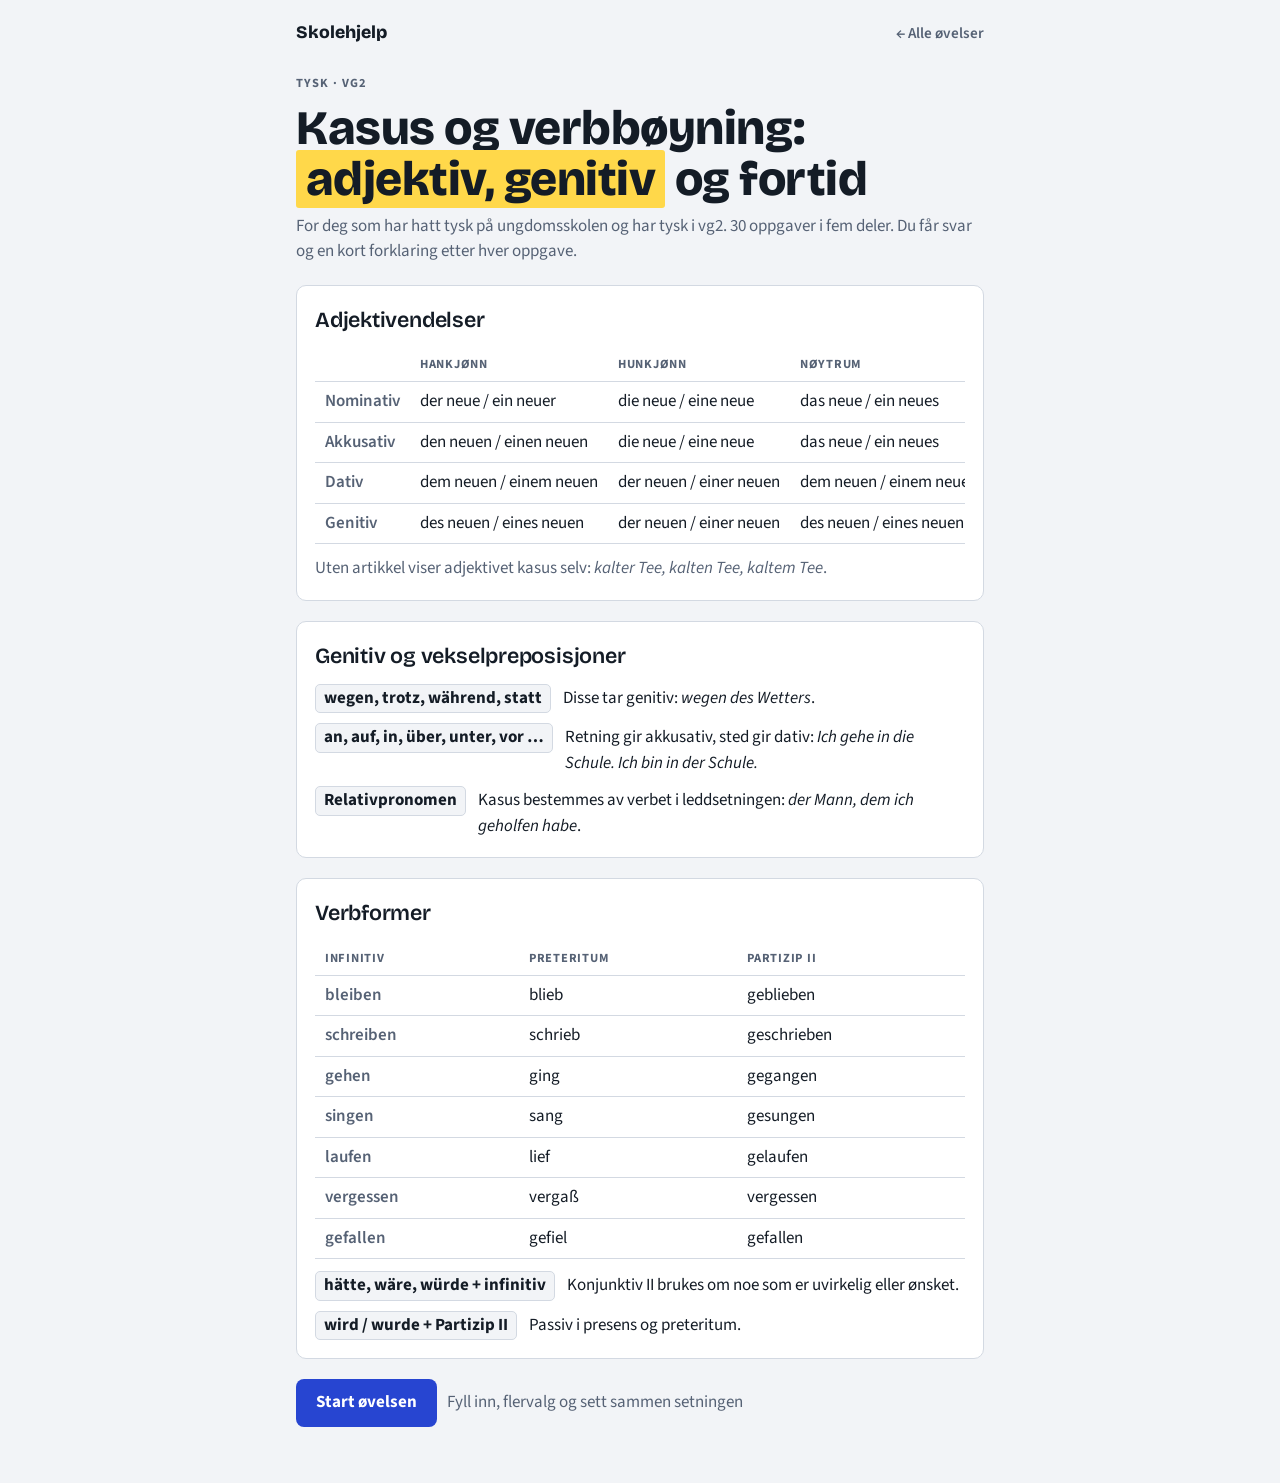
<file: kasus-verb-vg2.html>
<!doctype html>
<html lang="nb">
<head>
<meta charset="utf-8">
<meta name="viewport" content="width=device-width, initial-scale=1">
<title>Kasus og verbbøyning vg2 – Skolehjelp</title>
<meta name="description" content="Interaktiv tysk-øvelse for vg2: adjektivendelser, genitiv, preteritum, Konjunktiv II og passiv.">
<link rel="preconnect" href="https://fonts.googleapis.com">
<link href="https://fonts.googleapis.com/css2?family=Bricolage+Grotesque:opsz,wght@12..96,600;12..96,800&family=Source+Sans+3:wght@400;600;700&display=swap" rel="stylesheet">
<link rel="stylesheet" href="css/style.css">
</head>
<body>
<header class="site"><a href="index.html">Skolehjelp</a><a class="back" href="index.html">← Alle øvelser</a></header>
<main class="wrap">
  <section id="intro" class="wrap" style="padding:0;gap:20px">
    <div style="display:grid;gap:10px">
      <span class="lbl">Tysk · vg2</span>
      <h1>Kasus og verbbøyning: <span class="mk">adjektiv, genitiv</span> og fortid</h1>
      <p class="muted">For deg som har hatt tysk på ungdomsskolen og har tysk i vg2. 30 oppgaver i fem deler. Du får svar og en kort forklaring etter hver oppgave.</p>
    </div>

    <div class="panel" style="display:grid;gap:12px">
      <h2>Adjektivendelser</h2>
      <div class="tablewrap"><table>
        <thead><tr><th></th><th>hankjønn</th><th>hunkjønn</th><th>nøytrum</th><th>flertall</th></tr></thead>
        <tbody>
          <tr><td>Nominativ</td><td>der neue / ein neuer</td><td>die neue / eine neue</td><td>das neue / ein neues</td><td>die neuen</td></tr>
          <tr><td>Akkusativ</td><td>den neuen / einen neuen</td><td>die neue / eine neue</td><td>das neue / ein neues</td><td>die neuen</td></tr>
          <tr><td>Dativ</td><td>dem neuen / einem neuen</td><td>der neuen / einer neuen</td><td>dem neuen / einem neuen</td><td>den neuen</td></tr>
          <tr><td>Genitiv</td><td>des neuen / eines neuen</td><td>der neuen / einer neuen</td><td>des neuen / eines neuen</td><td>der neuen</td></tr>
        </tbody></table></div>
      <p class="muted">Uten artikkel viser adjektivet kasus selv: <i>kalter Tee, kalten Tee, kaltem Tee</i>.</p>
    </div>

    <div class="panel" style="display:grid;gap:12px">
      <h2>Genitiv og vekselpreposisjoner</h2>
      <ul class="rules">
        <li><code>wegen, trotz, während, statt</code><span>Disse tar genitiv: <i>wegen des Wetters</i>.</span></li>
        <li><code>an, auf, in, über, unter, vor …</code><span>Retning gir akkusativ, sted gir dativ: <i>Ich gehe in die Schule. Ich bin in der Schule.</i></span></li>
        <li><code>Relativpronomen</code><span>Kasus bestemmes av verbet i leddsetningen: <i>der Mann, dem ich geholfen habe</i>.</span></li>
      </ul>
    </div>

    <div class="panel" style="display:grid;gap:12px">
      <h2>Verbformer</h2>
      <div class="tablewrap"><table>
        <thead><tr><th>Infinitiv</th><th>Preteritum</th><th>Partizip II</th></tr></thead>
        <tbody>
          <tr><td>bleiben</td><td>blieb</td><td>geblieben</td></tr>
          <tr><td>schreiben</td><td>schrieb</td><td>geschrieben</td></tr>
          <tr><td>gehen</td><td>ging</td><td>gegangen</td></tr>
          <tr><td>singen</td><td>sang</td><td>gesungen</td></tr>
          <tr><td>laufen</td><td>lief</td><td>gelaufen</td></tr>
          <tr><td>vergessen</td><td>vergaß</td><td>vergessen</td></tr>
          <tr><td>gefallen</td><td>gefiel</td><td>gefallen</td></tr>
        </tbody></table></div>
      <ul class="rules">
        <li><code>hätte, wäre, würde + infinitiv</code><span>Konjunktiv II brukes om noe som er uvirkelig eller ønsket.</span></li>
        <li><code>wird / wurde + Partizip II</code><span>Passiv i presens og preteritum.</span></li>
      </ul>
    </div>

    <div class="row">
      <button class="btn" id="start" type="button">Start øvelsen</button>
      <span class="muted">Fyll inn, flervalg og sett sammen setningen</span>
    </div>
  </section>

  <section id="quiz" class="wrap" style="padding:0;gap:16px" hidden>
    <div class="bar" id="bar" aria-hidden="true"></div>
    <div class="legend"><span class="g">Riktig</span><span class="r">Feil</span><span class="c">Denne oppgaven</span><span>Ikke besvart</span></div>
    <div class="meta"><span class="lbl" id="part"></span><span class="qno" id="count"></span></div>
    <div class="panel" id="card" style="display:grid;gap:16px"></div>
    <div id="fb" aria-live="polite"></div>
    <div class="row"><button class="btn" id="go" type="button">Sjekk</button><button class="btn ghost" id="reset" type="button" hidden>Nullstill</button></div>
  </section>

  <section id="end" class="wrap" style="padding:0;gap:18px" hidden>
    <span class="lbl">Resultat</span>
    <div class="big"><span id="score"></span></div>
    <p id="verdict" class="muted"></p>
    <div class="scores" id="scores"></div>
    <div id="missWrap" style="display:grid;gap:10px"><h2>Dette bør du øve mer på</h2><ul class="miss" id="miss"></ul></div>
    <div class="row"><button class="btn" id="again" type="button" hidden>Øv på det du bommet på</button><button class="btn ghost" id="restart" type="button">Start på nytt</button></div>
  </section>
</main>
<script src="js/vg2.js"></script>
<script src="js/quiz.js"></script>
</body>
</html>
</file>
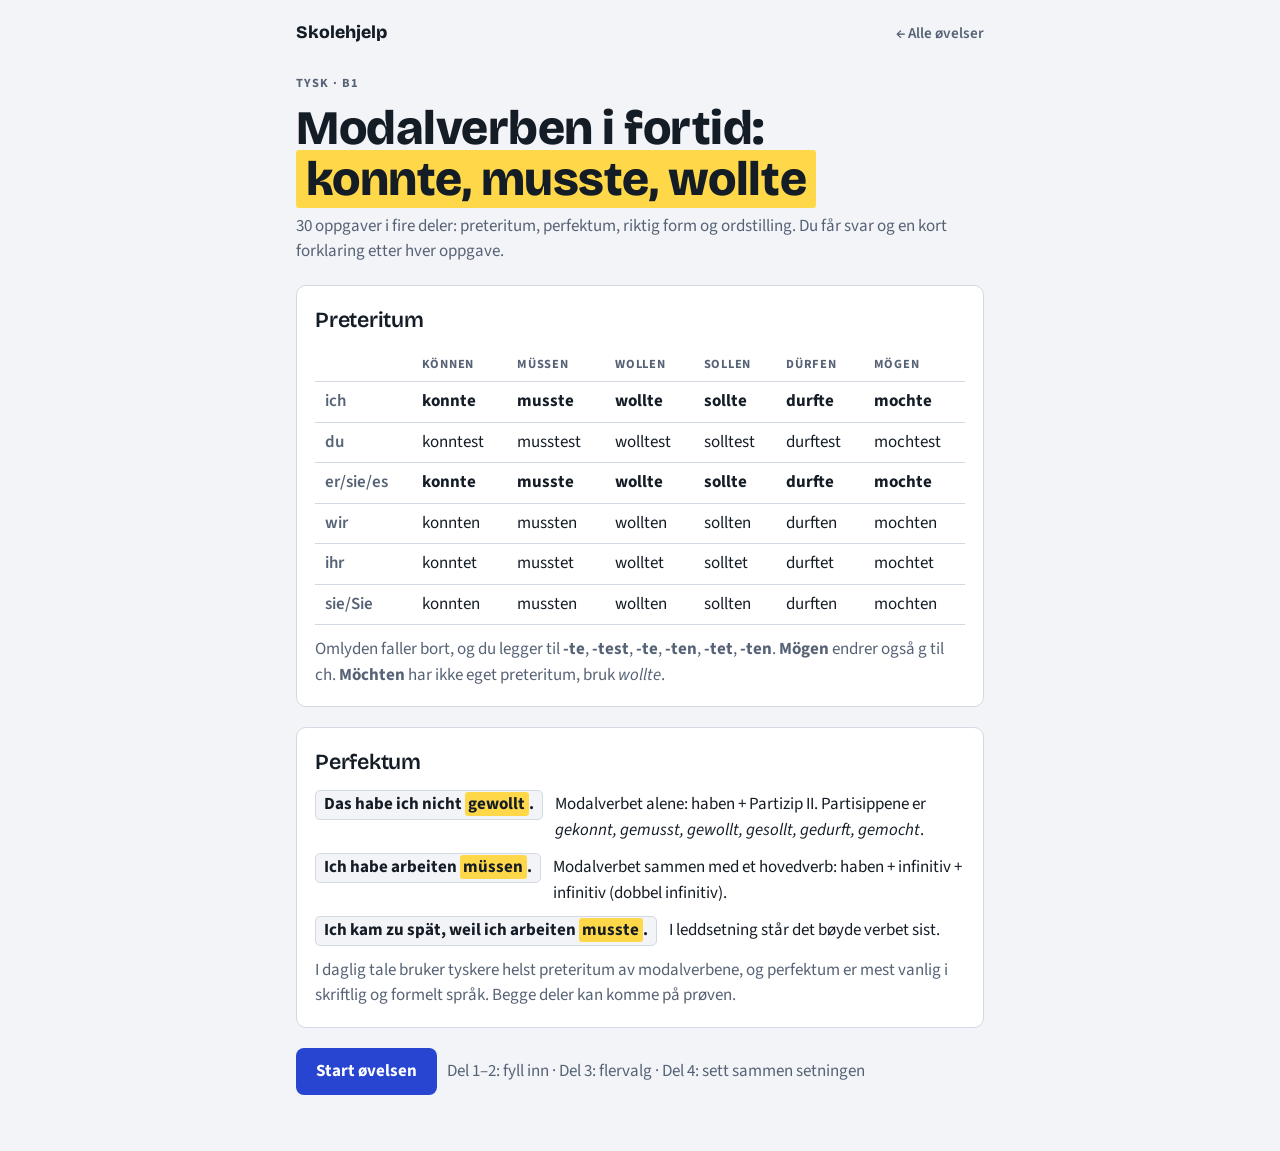
<file: modalverber-fortid.html>
<!doctype html>
<html lang="nb">
<head>
<meta charset="utf-8">
<meta name="viewport" content="width=device-width, initial-scale=1">
<title>Modalverben i fortid – Skolehjelp</title>
<meta name="description" content="Interaktiv øvelse i tyske modalverb i fortid (B1) med 30 oppgaver.">
<link rel="preconnect" href="https://fonts.googleapis.com">
<link href="https://fonts.googleapis.com/css2?family=Bricolage+Grotesque:opsz,wght@12..96,600;12..96,800&family=Source+Sans+3:wght@400;600;700&display=swap" rel="stylesheet">
<link rel="stylesheet" href="css/style.css">
</head>
<body>
<header class="site"><a href="index.html">Skolehjelp</a><a class="back" href="index.html">← Alle øvelser</a></header>
<main class="wrap">
  <section id="intro" class="wrap" style="padding:0;gap:20px">
    <div style="display:grid;gap:10px">
      <span class="lbl">Tysk · B1</span>
      <h1>Modalverben i fortid: <span class="mk">konnte, musste, wollte</span></h1>
      <p class="muted">30 oppgaver i fire deler: preteritum, perfektum, riktig form og ordstilling. Du får svar og en kort forklaring etter hver oppgave.</p>
    </div>

    <div class="panel" style="display:grid;gap:12px">
      <h2>Preteritum</h2>
      <div class="tablewrap"><table>
        <thead><tr><th></th><th>können</th><th>müssen</th><th>wollen</th><th>sollen</th><th>dürfen</th><th>mögen</th></tr></thead>
        <tbody>
          <tr><td>ich</td><td><b>konnte</b></td><td><b>musste</b></td><td><b>wollte</b></td><td><b>sollte</b></td><td><b>durfte</b></td><td><b>mochte</b></td></tr>
          <tr><td>du</td><td>konntest</td><td>musstest</td><td>wolltest</td><td>solltest</td><td>durftest</td><td>mochtest</td></tr>
          <tr><td>er/sie/es</td><td><b>konnte</b></td><td><b>musste</b></td><td><b>wollte</b></td><td><b>sollte</b></td><td><b>durfte</b></td><td><b>mochte</b></td></tr>
          <tr><td>wir</td><td>konnten</td><td>mussten</td><td>wollten</td><td>sollten</td><td>durften</td><td>mochten</td></tr>
          <tr><td>ihr</td><td>konntet</td><td>musstet</td><td>wolltet</td><td>solltet</td><td>durftet</td><td>mochtet</td></tr>
          <tr><td>sie/Sie</td><td>konnten</td><td>mussten</td><td>wollten</td><td>sollten</td><td>durften</td><td>mochten</td></tr>
        </tbody></table></div>
      <p class="muted">Omlyden faller bort, og du legger til <b>-te</b>, <b>-test</b>, <b>-te</b>, <b>-ten</b>, <b>-tet</b>, <b>-ten</b>. <b>Mögen</b> endrer også g til ch. <b>Möchten</b> har ikke eget preteritum, bruk <i>wollte</i>.</p>
    </div>

    <div class="panel" style="display:grid;gap:12px">
      <h2>Perfektum</h2>
      <ul class="rules">
        <li><code>Das habe ich nicht <span class="mk">gewollt</span>.</code><span>Modalverbet alene: haben + Partizip II. Partisippene er <i>gekonnt, gemusst, gewollt, gesollt, gedurft, gemocht</i>.</span></li>
        <li><code>Ich habe arbeiten <span class="mk">müssen</span>.</code><span>Modalverbet sammen med et hovedverb: haben + infinitiv + infinitiv (dobbel infinitiv).</span></li>
        <li><code>Ich kam zu spät, weil ich arbeiten <span class="mk">musste</span>.</code><span>I leddsetning står det bøyde verbet sist.</span></li>
      </ul>
      <p class="muted">I daglig tale bruker tyskere helst preteritum av modalverbene, og perfektum er mest vanlig i skriftlig og formelt språk. Begge deler kan komme på prøven.</p>
    </div>

    <div class="row">
      <button class="btn" id="start" type="button">Start øvelsen</button>
      <span class="muted">Del 1–2: fyll inn · Del 3: flervalg · Del 4: sett sammen setningen</span>
    </div>
  </section>

  <section id="quiz" class="wrap" style="padding:0;gap:16px" hidden>
    <div class="bar" id="bar" aria-hidden="true"></div>
    <div class="legend"><span class="g">Riktig</span><span class="r">Feil</span><span class="c">Denne oppgaven</span><span>Ikke besvart</span></div>
    <div class="meta"><span class="lbl" id="part"></span><span class="qno" id="count"></span></div>
    <div class="panel" id="card" style="display:grid;gap:16px"></div>
    <div id="fb" aria-live="polite"></div>
    <div class="row"><button class="btn" id="go" type="button">Sjekk</button><button class="btn ghost" id="reset" type="button" hidden>Nullstill</button></div>
  </section>

  <section id="end" class="wrap" style="padding:0;gap:18px" hidden>
    <span class="lbl">Resultat</span>
    <div class="big"><span id="score"></span></div>
    <p id="verdict" class="muted"></p>
    <div class="scores" id="scores"></div>
    <div id="missWrap" style="display:grid;gap:10px"><h2>Dette bør du øve mer på</h2><ul class="miss" id="miss"></ul></div>
    <div class="row"><button class="btn" id="again" type="button" hidden>Øv på det du bommet på</button><button class="btn ghost" id="restart" type="button">Start på nytt</button></div>
  </section>
</main>
<script src="js/fortid.js"></script>
<script src="js/quiz.js"></script>
</body>
</html>
</file>
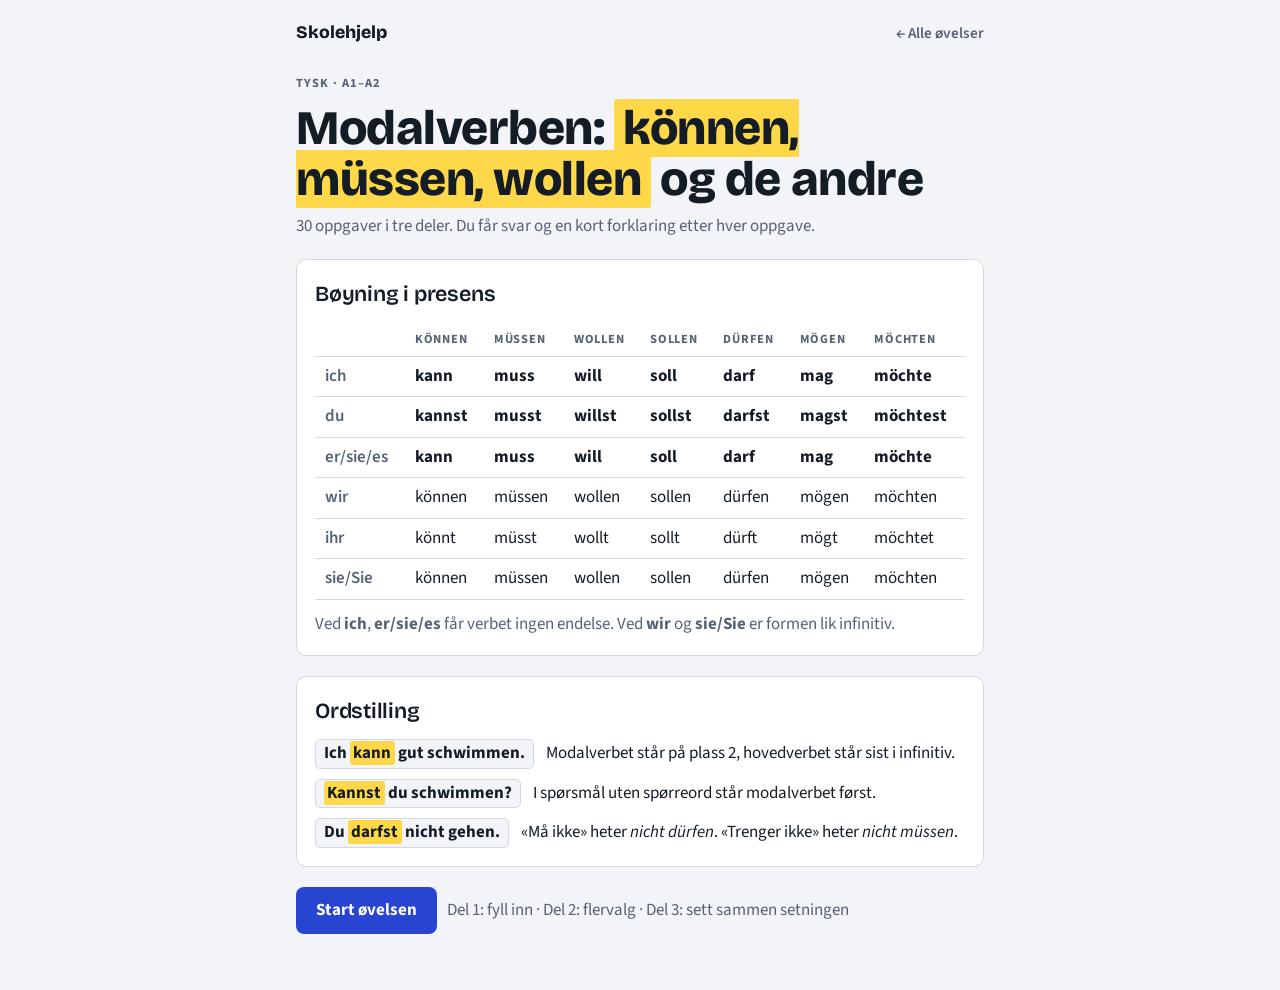
<file: modalverber.html>
<!doctype html>
<html lang="nb">
<head>
<meta charset="utf-8">
<meta name="viewport" content="width=device-width, initial-scale=1">
<title>Modalverben på tysk – Skolehjelp</title>
<meta name="description" content="Interaktiv øvelse i tyske modalverb (A1–A2) med 30 oppgaver.">
<link rel="preconnect" href="https://fonts.googleapis.com">
<link href="https://fonts.googleapis.com/css2?family=Bricolage+Grotesque:opsz,wght@12..96,600;12..96,800&family=Source+Sans+3:wght@400;600;700&display=swap" rel="stylesheet">
<link rel="stylesheet" href="css/style.css">
</head>
<body>
<header class="site"><a href="index.html">Skolehjelp</a><a class="back" href="index.html">← Alle øvelser</a></header>
<main class="wrap">
  <section id="intro" class="wrap" style="padding:0;gap:20px">
    <div style="display:grid;gap:10px">
      <span class="lbl">Tysk · A1–A2</span>
      <h1>Modal&shy;verben: <span class="mk">können, müssen, wollen</span> og de andre</h1>
      <p class="muted">30 oppgaver i tre deler. Du får svar og en kort forklaring etter hver oppgave.</p>
    </div>

    <div class="panel" style="display:grid;gap:12px">
      <h2>Bøyning i presens</h2>
      <div class="tablewrap"><table>
        <thead><tr><th></th><th>können</th><th>müssen</th><th>wollen</th><th>sollen</th><th>dürfen</th><th>mögen</th><th>möchten</th></tr></thead>
        <tbody>
          <tr><td>ich</td><td><b>kann</b></td><td><b>muss</b></td><td><b>will</b></td><td><b>soll</b></td><td><b>darf</b></td><td><b>mag</b></td><td><b>möchte</b></td></tr>
          <tr><td>du</td><td><b>kannst</b></td><td><b>musst</b></td><td><b>willst</b></td><td><b>sollst</b></td><td><b>darfst</b></td><td><b>magst</b></td><td><b>möchtest</b></td></tr>
          <tr><td>er/sie/es</td><td><b>kann</b></td><td><b>muss</b></td><td><b>will</b></td><td><b>soll</b></td><td><b>darf</b></td><td><b>mag</b></td><td><b>möchte</b></td></tr>
          <tr><td>wir</td><td>können</td><td>müssen</td><td>wollen</td><td>sollen</td><td>dürfen</td><td>mögen</td><td>möchten</td></tr>
          <tr><td>ihr</td><td>könnt</td><td>müsst</td><td>wollt</td><td>sollt</td><td>dürft</td><td>mögt</td><td>möchtet</td></tr>
          <tr><td>sie/Sie</td><td>können</td><td>müssen</td><td>wollen</td><td>sollen</td><td>dürfen</td><td>mögen</td><td>möchten</td></tr>
        </tbody></table></div>
      <p class="muted">Ved <b>ich</b>, <b>er/sie/es</b> får verbet ingen endelse. Ved <b>wir</b> og <b>sie/Sie</b> er formen lik infinitiv.</p>
    </div>

    <div class="panel" style="display:grid;gap:12px">
      <h2>Ordstilling</h2>
      <ul class="rules">
        <li><code>Ich <span class="mk">kann</span> gut schwimmen.</code><span>Modalverbet står på plass 2, hovedverbet står sist i infinitiv.</span></li>
        <li><code><span class="mk">Kannst</span> du schwimmen?</code><span>I spørsmål uten spørreord står modalverbet først.</span></li>
        <li><code>Du <span class="mk">darfst</span> nicht gehen.</code><span>«Må ikke» heter <i>nicht dürfen</i>. «Trenger ikke» heter <i>nicht müssen</i>.</span></li>
      </ul>
    </div>

    <div class="row">
      <button class="btn" id="start" type="button">Start øvelsen</button>
      <span class="muted">Del 1: fyll inn · Del 2: flervalg · Del 3: sett sammen setningen</span>
    </div>
  </section>

  <section id="quiz" class="wrap" style="padding:0;gap:16px" hidden>
    <div class="bar" id="bar" aria-hidden="true"></div>
    <div class="legend"><span class="g">Riktig</span><span class="r">Feil</span><span class="c">Denne oppgaven</span><span>Ikke besvart</span></div>
    <div class="meta"><span class="lbl" id="part"></span><span class="qno" id="count"></span></div>
    <div class="panel" id="card" style="display:grid;gap:16px"></div>
    <div id="fb" aria-live="polite"></div>
    <div class="row"><button class="btn" id="go" type="button">Sjekk</button><button class="btn ghost" id="reset" type="button" hidden>Nullstill</button></div>
  </section>

  <section id="end" class="wrap" style="padding:0;gap:18px" hidden>
    <span class="lbl">Resultat</span>
    <div class="big"><span id="score"></span></div>
    <p id="verdict" class="muted"></p>
    <div class="scores" id="scores"></div>
    <div id="missWrap" style="display:grid;gap:10px"><h2>Dette bør du øve mer på</h2><ul class="miss" id="miss"></ul></div>
    <div class="row"><button class="btn" id="again" type="button" hidden>Øv på det du bommet på</button><button class="btn ghost" id="restart" type="button">Start på nytt</button></div>
  </section>
</main>
<script src="js/modalverber.js"></script>
<script src="js/quiz.js"></script>
</body>
</html>
</file>
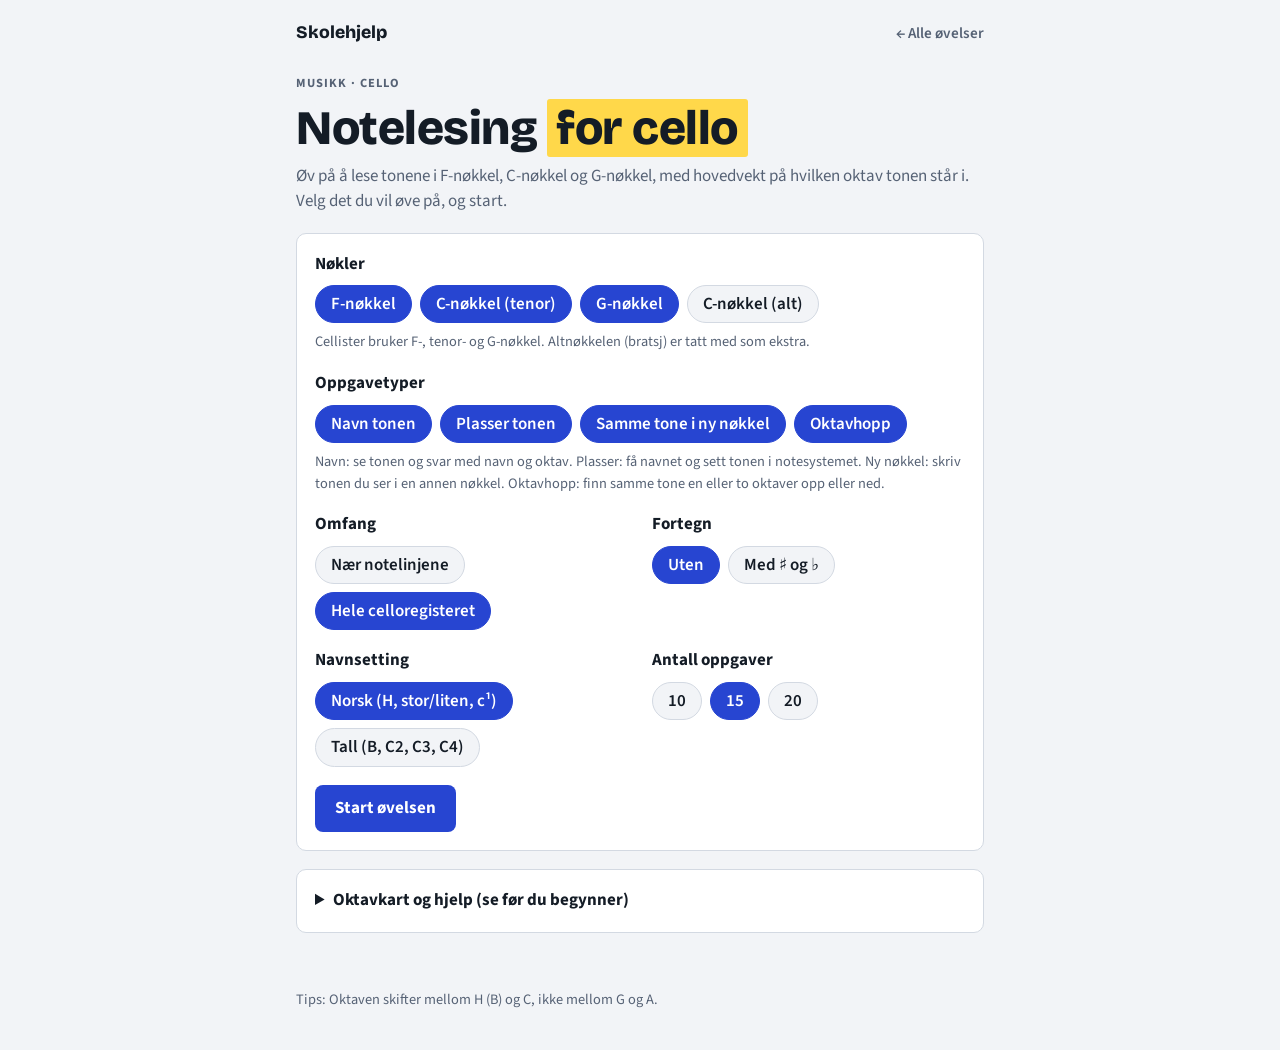
<file: notelesing-nokler.html>
<!doctype html>
<html lang="nb">
<head>
<meta charset="utf-8">
<meta name="viewport" content="width=device-width, initial-scale=1">
<title>Notelesing for cello – Skolehjelp</title>
<meta name="description" content="Interaktiv øvelse i notenavn og oktaver i F-nøkkel, C-nøkkel og G-nøkkel, laget for cellister.">
<link rel="preconnect" href="https://fonts.googleapis.com">
<link href="https://fonts.googleapis.com/css2?family=Bricolage+Grotesque:opsz,wght@12..96,600;12..96,800&family=Source+Sans+3:wght@400;600;700&display=swap" rel="stylesheet">
<!--
  Nøkkel- og fortegnsformene (G-, F- og C-nøkkel, ♯ og ♭) er hentet fra fonten
  FreeSerif (GNU FreeFont, GPLv3 med font-unntak) og gjort om til SVG-baner.
-->
<link rel="stylesheet" href="css/style.css">
<style>
/* Øvelsesspesifikk stil. Farger og grunnstil kommer fra css/style.css. */
:root{
  --ink:var(--fg); --ok:var(--good); --ok-soft:var(--good-bg); --bad-soft:var(--bad-bg);
  --staff:var(--fg); --accent-soft:color-mix(in srgb,var(--accent) 14%,var(--surface));
  --mk:color-mix(in srgb,var(--mark) 60%,transparent);
}
h3{font-family:var(--f-display);font-size:1.05rem;font-weight:800;line-height:1.15;margin:0}
fieldset{border:0;margin:0 0 18px;padding:0;min-width:0}
legend{font-weight:700;padding:0;margin-bottom:8px}
.chips{display:flex;flex-wrap:wrap;gap:8px}
.chip{position:relative;display:inline-flex}
.chip input{position:absolute;opacity:0;inset:0;width:100%;height:100%;margin:0;cursor:pointer}
.chip span{display:inline-block;padding:8px 15px;border:1.5px solid var(--line);border-radius:99px;background:var(--bg);font-weight:600;line-height:1.2}
.chip input:checked + span{background:var(--accent);border-color:var(--accent);color:var(--accent-ink)}
.chip input:focus-visible + span{outline:3px solid var(--accent);outline-offset:2px}
.chip input:disabled + span{opacity:.4}
.chip input:disabled{cursor:not-allowed}
.note-small{font-size:.9rem;color:var(--muted);margin:8px 0 0}
.warn{color:var(--bad);font-weight:600;margin:12px 0 0}
.link{font:inherit;background:none;border:0;color:var(--muted);cursor:pointer;padding:4px 0;text-decoration:underline}
.link:hover{color:var(--fg)}
.link:focus-visible,.key:focus-visible{outline:3px solid var(--accent);outline-offset:2px}

/* Quiz */
.qhead{display:flex;align-items:center;gap:14px}
.tally{display:flex;gap:8px;margin-left:auto}
.tally>span{display:inline-flex;align-items:center;gap:6px;font-weight:800;font-variant-numeric:tabular-nums;border:1.5px solid;border-radius:99px;padding:2px 12px;line-height:1.5;transition:transform .2s}
.tally b{font-weight:800}
.t-ok{color:var(--ok);background:var(--ok-soft);border-color:var(--ok)}
.t-no{color:var(--bad);background:var(--bad-soft);border-color:var(--bad)}
.tally .pop{transform:scale(1.14)}
.segs{display:flex;gap:3px}
.segs i{flex:1;height:8px;border-radius:2px;background:var(--line);transition:background .2s}
.segs i.ok{background:var(--ok)}
.segs i.no{background:var(--bad)}
.segs i.cur{background:var(--muted)}
#prog-txt{font-weight:700;font-variant-numeric:tabular-nums;color:var(--muted);text-align:right;white-space:nowrap}
.qtype{display:inline-block;font-size:.75rem;font-weight:700;letter-spacing:.08em;text-transform:uppercase;color:var(--accent);background:var(--accent-soft);padding:3px 10px;border-radius:99px;margin-bottom:10px}
#q-prompt{font-size:1.35rem;font-weight:800;margin-bottom:12px}
#q-prompt b{background:linear-gradient(transparent 60%,var(--mk) 60%);padding:0 .1em}
.stage{display:grid;gap:4px;justify-items:center;margin:4px 0 8px}
.stage svg{width:100%;max-width:600px;height:auto;display:block}
.stage svg.small{max-width:440px}
.cap{font-size:.85rem;font-weight:700;color:var(--muted);justify-self:start;margin:6px 0 0 4px}
.hint{font-size:.92rem;color:var(--muted);margin:0 0 14px}
.keyrow{display:flex;flex-wrap:wrap;gap:8px;margin-bottom:10px}
.keylbl{font-size:.78rem;font-weight:700;letter-spacing:.08em;text-transform:uppercase;color:var(--muted);margin:10px 0 6px}
.key{font:inherit;font-weight:700;min-width:46px;height:46px;padding:0 12px;border-radius:8px;border:1.5px solid var(--line);background:var(--surface);color:var(--fg);cursor:pointer;display:inline-flex;flex-direction:column;align-items:center;justify-content:center;line-height:1.1}
.key small{font-weight:600;font-size:.7rem;color:var(--muted)}
.key:hover:not(:disabled){border-color:var(--accent)}
.key.on{background:var(--accent);border-color:var(--accent);color:var(--accent-ink)}
.key.on small{color:inherit;opacity:.85}
.key:disabled{cursor:default;opacity:.65}
.key.oct{padding:0 14px}
.yours{margin:6px 0 4px;min-height:1.6em;font-weight:600}
.yours b{font-size:1.2rem}
.actions{display:flex;gap:10px;margin-top:14px;align-items:center;flex-wrap:wrap}
.feedback{margin-top:16px;border-radius:8px;padding:12px 14px;border-left:5px solid}
.feedback.ok{background:var(--ok-soft);border-color:var(--ok)}
.feedback.bad{background:var(--bad-soft);border-color:var(--bad)}
.feedback .t{font-family:var(--f-display);font-weight:800;font-size:1.15rem;margin-bottom:4px}
.feedback.ok .t{color:var(--ok)}
.feedback.bad .t{color:var(--bad)}
.feedback p{margin:6px 0 0}
.feedback .why{font-size:.95rem}
mark.om{background:var(--mark);color:var(--mark-ink);border-radius:4px;padding:0 3px;font-weight:700}

/* Notesystem */
.staff .sl{stroke:var(--staff);stroke-width:.085}
.staff .barline{stroke:var(--staff);stroke-width:.13}
.staff .clef{fill:var(--staff)}
.staff .n{color:var(--staff)}
.staff .n .head,.staff .n .acc{fill:currentColor}
.staff .n .stem,.staff .n .ledger{stroke:currentColor;stroke-width:.1;stroke-linecap:butt}
.staff .n-ok{color:var(--ok)}
.staff .n-bad{color:var(--bad)}
.staff .n-sel{color:var(--accent)}
.staff .n-ghost{color:var(--accent);opacity:.4}
.staff .n-given{color:var(--staff)}
.staff .hit{cursor:pointer}
.staff.locked .hit{cursor:default}
.staff.interactive{touch-action:manipulation}
.staff.interactive:focus{outline:none}
.staff.interactive:focus-visible{outline:3px solid var(--accent);outline-offset:3px;border-radius:8px}
.staff .zone{fill:var(--accent-soft);opacity:0}
.staff.interactive:hover .zone{opacity:.45}

/* Referanse */
details.ref summary{cursor:pointer;font-weight:700}
details.ref[open] summary{margin-bottom:12px}
.ref table{min-width:0;font-size:.95rem;margin:8px 0 14px}
.ref th,.ref td{white-space:normal}
.ref .strings{display:flex;gap:8px;flex-wrap:wrap;margin:6px 0 14px}
.ref .strings span{border:1.5px solid var(--line);border-radius:8px;padding:5px 12px;font-weight:700;background:var(--bg)}
.mini{display:grid;grid-template-columns:repeat(2,1fr);gap:10px;margin-top:8px}
.mini figure{margin:0;border:1px solid var(--line);border-radius:8px;padding:6px 8px;background:var(--bg)}
.mini figcaption{font-size:.82rem;color:var(--muted);font-weight:600}
.mini svg{width:100%;height:auto;display:block}
@media (min-width:640px){.mini{grid-template-columns:repeat(4,1fr)}}

/* Resultat */
.score{font-family:var(--f-display);font-size:3rem;font-weight:800;line-height:1}
.stats{display:grid;gap:8px;margin:14px 0}
.stat{display:flex;justify-content:space-between;gap:12px;padding:10px 14px;border:1px solid var(--line);border-radius:8px;background:var(--bg)}
.stat b{font-variant-numeric:tabular-nums}
.stat.hot{border-color:var(--bad);background:var(--bad-soft)}
.bars{display:grid;gap:8px;margin:10px 0 4px}
.bar-row{display:grid;grid-template-columns:150px 1fr 48px;gap:10px;align-items:center;font-size:.95rem}
.bar-row .tr{height:10px;background:var(--line);border-radius:99px;overflow:hidden}
.bar-row .tr i{display:block;height:100%;background:var(--accent);border-radius:99px}
.misses{display:grid;gap:12px;margin-top:10px}
.miss-item{display:grid;grid-template-columns:minmax(150px,230px) 1fr;gap:14px;align-items:center;border:1px solid var(--line);border-radius:8px;padding:8px 12px;background:var(--bg)}
.miss-item svg{width:100%;height:auto;display:block}
.miss-item p{margin:0;font-size:.95rem}
@media (max-width:520px){.miss-item{grid-template-columns:1fr}.bar-row{grid-template-columns:110px 1fr 40px}}
</style>
</head>
<body>
<header class="site"><a href="index.html">Skolehjelp</a><a class="back" href="index.html">← Alle øvelser</a></header>
<main class="wrap">

<!-- ============ START ============ -->
<section id="v-start" style="display:grid;gap:18px">
  <div style="display:grid;gap:10px">
    <span class="lbl">Musikk · Cello</span>
    <h1>Notelesing <span class="mk">for cello</span></h1>
    <p class="muted">Øv på å lese tonene i F-nøkkel, C-nøkkel og G-nøkkel, med hovedvekt på hvilken oktav tonen står i. Velg det du vil øve på, og start.</p>
  </div>

  <div class="panel">
    <fieldset>
      <legend>Nøkler</legend>
      <div class="chips" id="set-clefs">
        <label class="chip"><input type="checkbox" value="F"><span>F-nøkkel</span></label>
        <label class="chip"><input type="checkbox" value="T"><span>C-nøkkel (tenor)</span></label>
        <label class="chip"><input type="checkbox" value="G"><span>G-nøkkel</span></label>
        <label class="chip"><input type="checkbox" value="A"><span>C-nøkkel (alt)</span></label>
      </div>
      <p class="note-small">Cellister bruker F-, tenor- og G-nøkkel. Altnøkkelen (bratsj) er tatt med som ekstra.</p>
    </fieldset>

    <fieldset>
      <legend>Oppgavetyper</legend>
      <div class="chips" id="set-types">
        <label class="chip"><input type="checkbox" value="name"><span>Navn tonen</span></label>
        <label class="chip"><input type="checkbox" value="place"><span>Plasser tonen</span></label>
        <label class="chip"><input type="checkbox" value="transfer"><span>Samme tone i ny nøkkel</span></label>
        <label class="chip"><input type="checkbox" value="octave"><span>Oktavhopp</span></label>
      </div>
      <p class="note-small" id="types-note">Navn: se tonen og svar med navn og oktav. Plasser: få navnet og sett tonen i notesystemet. Ny nøkkel: skriv tonen du ser i en annen nøkkel. Oktavhopp: finn samme tone en eller to oktaver opp eller ned.</p>
      <p class="note-small" id="transfer-warn" hidden><b>Velg minst to nøkler</b> for å få «Samme tone i ny nøkkel».</p>
    </fieldset>

    <div style="display:grid;grid-template-columns:repeat(auto-fit,minmax(230px,1fr));gap:0 24px">
      <fieldset>
        <legend>Omfang</legend>
        <div class="chips" id="set-range">
          <label class="chip"><input type="radio" name="range" value="near"><span>Nær notelinjene</span></label>
          <label class="chip"><input type="radio" name="range" value="full"><span>Hele celloregisteret</span></label>
        </div>
      </fieldset>
      <fieldset>
        <legend>Fortegn</legend>
        <div class="chips" id="set-acc">
          <label class="chip"><input type="radio" name="acc" value="off"><span>Uten</span></label>
          <label class="chip"><input type="radio" name="acc" value="on"><span>Med ♯ og ♭</span></label>
        </div>
      </fieldset>
      <fieldset>
        <legend>Navnsetting</legend>
        <div class="chips" id="set-sys">
          <label class="chip"><input type="radio" name="sys" value="no"><span>Norsk (H, stor/liten, c¹)</span></label>
          <label class="chip"><input type="radio" name="sys" value="int"><span>Tall (B, C2, C3, C4)</span></label>
        </div>
      </fieldset>
      <fieldset>
        <legend>Antall oppgaver</legend>
        <div class="chips" id="set-n">
          <label class="chip"><input type="radio" name="n" value="10"><span>10</span></label>
          <label class="chip"><input type="radio" name="n" value="15"><span>15</span></label>
          <label class="chip"><input type="radio" name="n" value="20"><span>20</span></label>
        </div>
      </fieldset>
    </div>

    <button class="btn" id="btn-start" type="button">Start øvelsen</button>
    <p class="warn" id="start-msg" hidden></p>
  </div>

  <details class="panel ref" id="ref-start"><summary>Oktavkart og hjelp (se før du begynner)</summary><div class="ref-body"></div></details>
</section>

<!-- ============ QUIZ ============ -->
<section id="v-quiz" hidden style="display:grid;gap:14px">
  <div class="qhead">
    <button class="link" id="btn-quit" type="button">← Avslutt</button>
    <div class="tally" role="group" aria-label="Poeng">
      <span class="t-ok" id="t-ok" aria-label="Riktige"><b aria-hidden="true">✓</b> <span id="n-ok">0</span></span>
      <span class="t-no" id="t-no" aria-label="Gale"><b aria-hidden="true">✗</b> <span id="n-no">0</span></span>
    </div>
    <span id="prog-txt">1 / 15</span>
  </div>
  <div class="segs" id="segs" aria-hidden="true"></div>
  <div class="panel">
    <span class="qtype" id="q-type"></span>
    <h2 id="q-prompt"></h2>
    <div class="stage" id="stage"></div>
    <p class="hint" id="q-hint"></p>
    <div id="answer"></div>
    <div class="feedback" id="feedback" hidden aria-live="polite"></div>
    <div class="actions"><button class="btn" id="btn-main" type="button" disabled>Sjekk svar</button></div>
  </div>
  <details class="panel ref" id="ref-quiz"><summary>Oktavkart og hjelp</summary><div class="ref-body"></div></details>
</section>

<!-- ============ RESULTAT ============ -->
<section id="v-result" hidden style="display:grid;gap:18px">
  <div class="panel" id="result-main"></div>
</section>

</main>
<footer>Tips: Oktaven skifter mellom H (B) og C, ikke mellom G og A.</footer>

<script>
(function(){
'use strict';

/* ================= Nøkkel- og fortegnsformer (enhet = 1 linjeavstand) ================= */
var GLYPH = {"gclef": "M1.846,0.878Q2.022,1.495 2.022,1.889Q2.022,2.2 1.804,2.4Q1.587,2.6 1.275,2.6Q0.982,2.6 0.764,2.427Q0.547,2.253 0.547,2.006Q0.547,1.83 0.667,1.674Q0.788,1.519 0.961,1.519Q1.134,1.519 1.243,1.645Q1.352,1.771 1.352,1.936Q1.352,2.3 0.94,2.3Q1.046,2.465 1.281,2.465Q1.369,2.465 1.461,2.438Q1.552,2.412 1.652,2.347Q1.751,2.283 1.813,2.145Q1.875,2.006 1.875,1.812Q1.875,1.689 1.71,0.925Q1.581,0.96 1.387,0.96Q0.817,0.96 0.408,0.537Q0,0.114 0,-0.474Q0,-0.68 0.068,-0.891Q0.135,-1.103 0.22,-1.264Q0.306,-1.426 0.473,-1.629Q0.641,-1.832 0.755,-1.952Q0.87,-2.073 1.076,-2.278Q0.94,-2.76 0.94,-3.16Q0.94,-3.689 1.134,-4.044Q1.328,-4.4 1.522,-4.4Q1.581,-4.4 1.654,-4.324Q1.728,-4.247 1.798,-4.112Q1.869,-3.977 1.919,-3.756Q1.969,-3.536 1.969,-3.283Q1.969,-2.349 1.305,-1.738L1.458,-1.044Q1.552,-1.062 1.628,-1.062Q1.987,-1.062 2.233,-0.771Q2.48,-0.48 2.48,-0.062Q2.48,0.631 1.846,0.878ZM1.798,-3.495Q1.798,-3.818 1.61,-3.818Q1.399,-3.818 1.252,-3.507Q1.105,-3.195 1.105,-2.813Q1.105,-2.566 1.181,-2.384Q1.405,-2.519 1.602,-2.869Q1.798,-3.219 1.798,-3.495ZM2.222,0.137Q2.222,-0.186 2.034,-0.38Q1.846,-0.574 1.546,-0.574L1.81,0.754Q2.222,0.584 2.222,0.137ZM1.687,0.79L1.416,-0.562Q1.258,-0.527 1.126,-0.368Q0.993,-0.209 0.993,-0.039Q0.993,0.049 1.029,0.134Q1.064,0.22 1.114,0.278Q1.164,0.337 1.217,0.384Q1.27,0.431 1.305,0.452Q1.34,0.472 1.34,0.472L1.293,0.502Q1.099,0.449 0.926,0.267Q0.752,0.084 0.752,-0.192Q0.752,-0.468 0.926,-0.7Q1.099,-0.932 1.311,-1.009L1.205,-1.638Q0.282,-0.868 0.282,-0.151Q0.282,0.278 0.605,0.566Q0.929,0.854 1.34,0.854Q1.44,0.854 1.687,0.79Z", "fclef": "M2.527,-0.722Q2.62,-0.722 2.685,-0.655Q2.749,-0.588 2.749,-0.5Q2.749,-0.412 2.677,-0.345Q2.605,-0.278 2.522,-0.278Q2.305,-0.278 2.305,-0.51Q2.305,-0.603 2.372,-0.663Q2.439,-0.722 2.527,-0.722ZM2.749,0.492Q2.749,0.59 2.682,0.658Q2.615,0.725 2.527,0.725Q2.305,0.725 2.305,0.492Q2.305,0.41 2.37,0.342Q2.434,0.275 2.527,0.275Q2.62,0.275 2.685,0.348Q2.749,0.42 2.749,0.492ZM1.085,-0.996Q1.504,-0.996 1.788,-0.709Q2.072,-0.422 2.072,-0.025Q2.072,0.172 2.018,0.358Q1.964,0.544 1.845,0.712Q1.726,0.88 1.607,1.019Q1.488,1.159 1.297,1.298Q1.106,1.438 0.977,1.534Q0.848,1.629 0.628,1.748Q0.408,1.867 0.313,1.916Q0.217,1.965 0.026,2.058L0,1.975Q0.005,1.97 0.14,1.882Q0.274,1.795 0.357,1.74Q0.439,1.686 0.602,1.557Q0.765,1.428 0.873,1.317Q0.982,1.205 1.119,1.037Q1.256,0.87 1.339,0.709Q1.421,0.549 1.481,0.342Q1.54,0.136 1.54,-0.071Q1.54,-0.882 0.966,-0.882Q0.775,-0.882 0.641,-0.833Q0.506,-0.784 0.447,-0.712Q0.388,-0.64 0.362,-0.585Q0.336,-0.531 0.336,-0.49Q0.336,-0.412 0.439,-0.412Q0.481,-0.412 0.537,-0.43Q0.594,-0.448 0.615,-0.448Q0.755,-0.448 0.848,-0.36Q0.941,-0.273 0.941,-0.143Q0.941,0.006 0.827,0.105Q0.713,0.203 0.558,0.203Q0.357,0.203 0.227,0.084Q0.098,-0.035 0.098,-0.221Q0.098,-0.562 0.39,-0.779Q0.682,-0.996 1.085,-0.996Z", "cclef": "M1.888,0.31Q2.234,0.31 2.442,0.523Q2.65,0.736 2.65,1.086Q2.65,1.467 2.401,1.728Q2.152,1.99 1.792,1.99Q1.482,1.99 1.274,1.85Q1.066,1.711 1.066,1.462Q1.066,1.36 1.152,1.272Q1.239,1.183 1.35,1.183Q1.472,1.183 1.556,1.266Q1.64,1.35 1.64,1.462Q1.64,1.538 1.561,1.637Q1.482,1.736 1.482,1.751Q1.482,1.843 1.66,1.843Q2.102,1.843 2.102,1.086Q2.102,0.883 2.081,0.759Q2.061,0.635 2.01,0.584Q1.959,0.533 1.914,0.52Q1.868,0.508 1.777,0.508Q1.629,0.508 1.53,0.624Q1.431,0.741 1.335,1.03Q1.213,0.35 0.883,0.066L0.883,2L0.69,2L0.69,-2L0.883,-2L0.883,-0.061Q1.213,-0.345 1.335,-1.02Q1.462,-0.503 1.777,-0.503Q1.868,-0.503 1.914,-0.513Q1.959,-0.523 2.01,-0.574Q2.061,-0.624 2.081,-0.746Q2.102,-0.868 2.102,-1.076Q2.102,-1.838 1.66,-1.838Q1.482,-1.838 1.482,-1.751Q1.482,-1.731 1.561,-1.632Q1.64,-1.533 1.64,-1.457Q1.64,-1.345 1.556,-1.261Q1.472,-1.178 1.35,-1.178Q1.239,-1.178 1.152,-1.266Q1.066,-1.355 1.066,-1.457Q1.066,-1.706 1.274,-1.845Q1.482,-1.985 1.792,-1.985Q2.152,-1.985 2.401,-1.723Q2.65,-1.462 2.65,-1.076Q2.65,-0.741 2.444,-0.525Q2.239,-0.31 1.888,-0.31Q1.711,-0.31 1.533,-0.376L1.365,0L1.533,0.381Q1.721,0.31 1.888,0.31ZM0.503,2L0,2L0,-2L0.503,-2Z", "sharp": "M0.479,0.529L0.339,0.584L0.339,1.189L0.205,1.237L0.205,0.632L-0.211,0.793L-0.211,1.398L-0.345,1.45L-0.345,0.845L-0.479,0.894L-0.479,0.602L-0.345,0.55L-0.345,-0.195L-0.479,-0.143L-0.479,-0.435L-0.345,-0.486L-0.345,-1.189L-0.211,-1.24L-0.211,-0.541L0.205,-0.702L0.205,-1.401L0.339,-1.45L0.339,-0.754L0.479,-0.809L0.479,-0.511L0.339,-0.456L0.339,0.286L0.479,0.231ZM0.205,0.334L0.205,-0.407L-0.211,-0.246L-0.211,0.499Z", "flat": "M0.092,-0.757Q0.257,-0.757 0.341,-0.655Q0.425,-0.552 0.425,-0.372Q0.425,-0.235 0.333,-0.113Q0.241,0.008 0,0.25Q-0.241,0.493 -0.425,0.72L-0.425,-1.821L-0.291,-1.88L-0.291,-0.636Q-0.138,-0.757 0.092,-0.757ZM0.123,-0.344Q0.123,-0.546 -0.03,-0.546Q-0.104,-0.546 -0.18,-0.501Q-0.257,-0.456 -0.291,-0.378L-0.291,0.344Q-0.104,0.132 0.009,-0.053Q0.123,-0.238 0.123,-0.344Z"};

/* ================= Musikkdata ================= */
// Tonehøyde p = antall diatoniske trinn fra C0: p = oktav*7 + bokstav (C=0 … H/B=6). C4 (midtre C) = 28.
var SEMI = [0,2,4,5,7,9,11];
var CLEFS = {
  F:{id:'F',label:'F-nøkkel',            mid:22,ref:24,glyph:'fclef',refY:-1,lo:14,hi:32},
  T:{id:'T',label:'C-nøkkel (tenor)',    mid:26,ref:28,glyph:'cclef',refY:-1,lo:21,hi:37},
  G:{id:'G',label:'G-nøkkel',            mid:34,ref:32,glyph:'gclef',refY: 1,lo:28,hi:42},
  A:{id:'A',label:'C-nøkkel (alt)',      mid:28,ref:28,glyph:'cclef',refY: 0,lo:20,hi:35}
};
var CLEF_ORDER = ['F','T','G','A'];
var TYPE_LABEL = {name:'Navn tonen',place:'Plasser tonen',transfer:'Samme tone, ny nøkkel',octave:'Oktavhopp'};

var letterOf = function(p){ return ((p%7)+7)%7; };
var octOf    = function(p){ return Math.floor(p/7); };
var semis    = function(p,acc){ return 12*octOf(p)+SEMI[letterOf(p)]+(acc||0); };

var ST = {clefs:['F','T','G'],types:['name','place','transfer','octave'],range:'full',acc:'off',sys:'no',n:15};

/* ---------- Navn ---------- */
function nameNo(l,acc){
  var base=['C','D','E','F','G','A','H'][l];
  if(!acc) return base;
  if(acc>0) return base+'is';
  if(l===6) return 'B';
  if(l===2) return 'Es';
  if(l===5) return 'As';
  return base+'es';
}
var SUP = {4:'¹',5:'²',6:'³'};
function fullNo(p,acc){
  var l=letterOf(p), o=octOf(p), n=nameNo(l,acc);
  if(o<=2) return n+(o===1?'₁':'');
  n=n.charAt(0).toLowerCase()+n.slice(1);
  return n+(SUP[o]||'');
}
function fullInt(p,acc){
  var l=letterOf(p), o=octOf(p);
  return ['C','D','E','F','G','A','B'][l]+(acc>0?'♯':acc<0?'♭':'')+o;
}
function nm(p,acc){ return ST.sys==='no' ? fullNo(p,acc||0) : fullInt(p,acc||0); }
function nmAlt(p,acc){ return ST.sys==='no' ? fullInt(p,acc||0) : fullNo(p,acc||0); }
var OCT_NO = {1:'kontraoktav',2:'stor oktav',3:'liten oktav',4:'enstrøken oktav',5:'tostrøken oktav',6:'trestrøken oktav'};
function octLabel(o){ return ST.sys==='no' ? (OCT_NO[o]||('oktav '+o)) : ('oktav '+o); }

/* ---------- Tilfeldighet ---------- */
function ri(n){ return Math.floor(Math.random()*n); }
function pick(a){ return a[ri(a.length)]; }
function shuffle(a){ a=a.slice(); for(var i=a.length-1;i>0;i--){ var j=ri(i+1); var t=a[i]; a[i]=a[j]; a[j]=t; } return a; }

/* ---------- Oppgavegenerering ---------- */
function pool(clefId, near){
  var c=CLEFS[clefId], lo=c.lo, hi=c.hi;
  if(near){ lo=Math.max(lo,c.mid-7); hi=Math.min(hi,c.mid+7); }
  var r=[]; for(var p=lo;p<=hi;p++) r.push(p); return r;
}
function pickAcc(p){
  if(ST.acc!=='on' || Math.random()>=0.4) return 0;
  var l=letterOf(p), o=[];
  if([0,1,3,4,5].indexOf(l)>=0) o.push(1);   // cis dis fis gis ais
  if([1,2,4,5,6].indexOf(l)>=0) o.push(-1);  // des es ges as b
  return o.length?pick(o):0;
}
function makeQuestion(type){
  var near = ST.range==='near', clef, p;
  if(type==='name' || type==='place'){
    clef=pick(ST.clefs); p=pick(pool(clef,near));
    return {type:type,clef:clef,p:p,acc:pickAcc(p)};
  }
  if(type==='transfer'){
    var a=pick(ST.clefs), others=ST.clefs.filter(function(c){return c!==a;});
    if(!others.length) return makeQuestion('name');
    var b=pick(others);
    var inter=function(nr){ var pb=pool(b,nr); return pool(a,nr).filter(function(x){return pb.indexOf(x)>=0;}); };
    var cand=inter(near); if(cand.length<3) cand=inter(false);
    if(!cand.length) return makeQuestion('name');
    p=pick(cand);
    return {type:type,from:a,to:b,clef:b,p:p,acc:pickAcc(p)};
  }
  // octave
  clef=pick(ST.clefs);
  var pl=pool(clef,near), opts=[];
  pl.forEach(function(x){ [1,2].forEach(function(n){ [1,-1].forEach(function(d){
    var t=x+d*7*n; if(t>=pl[0] && t<=pl[pl.length-1]) opts.push({p:x,n:n,d:d});
  }); }); });
  if(!opts.length) return makeQuestion('name');
  var o1=opts.filter(function(o){return o.n===1;}), o2=opts.filter(function(o){return o.n===2;});
  var o=(o2.length && Math.random()<0.3) ? pick(o2) : pick(o1.length?o1:opts);
  return {type:'octave',clef:clef,p:o.p,acc:pickAcc(o.p),d:o.d,n:o.n,target:o.p+o.d*7*o.n};
}
function qKey(q){ return [q.type,q.clef,q.from||'',q.p,q.acc,q.d||'',q.n||''].join('|'); }
function buildQuestions(n){
  var types=ST.types.filter(function(t){ return t!=='transfer' || ST.clefs.length>1; });
  var order=[], qs=[], recent=[];
  while(qs.length<n){
    if(!order.length) order=shuffle(types);
    var t=order.pop(), q=null;
    for(var tries=0;tries<14;tries++){
      q=makeQuestion(t);
      if(recent.indexOf(qKey(q))<0) break;
    }
    recent.push(qKey(q)); if(recent.length>5) recent.shift();
    qs.push(q);
  }
  return qs;
}
function targetOf(q){ return q.type==='octave' ? q.target : q.p; }

/* ---------- Vurdering ---------- */
function evalName(q,a){
  var L=letterOf(q.p), O=octOf(q.p);
  var lOk=a.l===L, aOk=(a.acc||0)===q.acc, oOk=a.o===O, ok=lOk&&aOk&&oOk, kind='ok';
  if(!ok){
    if(lOk&&aOk) kind='oct';
    else if(oOk&&!lOk) kind='letter';
    else if(oOk&&lOk) kind='acc';
    else kind='multi';
  }
  return {ok:ok,kind:kind,d:a.o-O};
}
function evalPos(target,sel){
  var d=sel-target;
  return {ok:d===0, kind:d===0?'ok':(d%7===0?'oct':(Math.abs(d)===1?'near':'far')), d:d};
}

/* ---------- Forklaringer ---------- */
function clefDesc(c){
  if(c.id==='F') return 'Prikkene omslutter F-linjen (4. linje nedenfra) = '+nm(c.ref,0)+'.';
  if(c.id==='T') return 'Nøkkelens midte peker på midtre C ('+nm(c.ref,0)+'), som i tenornøkkel ligger på 4. linje nedenfra.';
  if(c.id==='A') return 'Nøkkelens midte peker på midtre C ('+nm(c.ref,0)+'), som i altnøkkel ligger på midtlinjen.';
  return 'Krøllen går rundt G-linjen (2. linje nedenfra) = '+nm(c.ref,0)+'.';
}
function how(clefId,p){
  var c=CLEFS[clefId], n=p-c.ref;
  var t='<b>'+c.label+':</b> '+clefDesc(c);
  if(n===0) return t+' Tonen står på akkurat denne linjen.';
  var dir=n>0?1:-1, items=[], crossed=false;
  for(var q=c.ref; q!==p+dir; q+=dir){
    var edge=(q!==c.ref) && ((dir>0 && letterOf(q)===0) || (dir<0 && letterOf(q)===6));
    if(edge) crossed=true;
    var s=nm(q,0);
    items.push(edge?'<mark class="om">'+s+'</mark>':s);
  }
  if(items.length>10) items=items.slice(0,4).concat(['…']).concat(items.slice(-4));
  t+=' Tonen ligger '+Math.abs(n)+' trinn '+(n>0?'over':'under')+' (en linje eller et mellomrom per trinn): '+items.join(' → ')+'.';
  if(crossed) t+=' Oktaven skifter mellom '+(ST.sys==='no'?'H':'B')+' og C (markert).';
  return t;
}
function plural(n,s,pl){ return n+' '+(n===1?s:pl); }

/* ================= Tegning ================= */
var W=20, XN=12.5;
var ACC_ID = {'1':'sharp','-1':'flat'};

function ledgerSteps(s){
  var r=[], k;
  if(s>=6) for(k=6;k<=s;k+=2) r.push(k);
  if(s<=-6) for(k=-6;k>=s;k-=2) r.push(k);
  return r;
}
function noteMarkup(s,acc,x,cls){
  var y=-s*0.5, g='<g class="n '+(cls||'')+'">';
  ledgerSteps(s).forEach(function(k){
    g+='<line class="ledger" x1="'+(x-1.05)+'" x2="'+(x+1.05)+'" y1="'+(-k*0.5)+'" y2="'+(-k*0.5)+'"/>';
  });
  if(acc) g+='<path class="acc" d="'+GLYPH[ACC_ID[acc]]+'" transform="translate('+(x-1.85)+' '+y+')"/>';
  g+='<ellipse class="head" rx="0.68" ry="0.47" transform="translate('+x+' '+y+') rotate(-20)"/>';
  if(s<0) g+='<line class="stem" x1="'+(x+0.62)+'" x2="'+(x+0.62)+'" y1="'+(y-0.1)+'" y2="'+(y-3.4)+'"/>';
  else    g+='<line class="stem" x1="'+(x-0.62)+'" x2="'+(x-0.62)+'" y1="'+(y+0.1)+'" y2="'+(y+3.4)+'"/>';
  return g+'</g>';
}
/* notes: [{p,acc,x,cls}] ; opt: {interactive, x, acc, tight} */
function staffSVG(clefId,notes,opt){
  opt=opt||{};
  var c=CLEFS[clefId], top, bot;
  if(opt.tight){
    var ss=notes.map(function(n){return n.p-c.mid;}).concat([0]);
    top=Math.max(8,Math.max.apply(null,ss)+3); bot=Math.min(-8,Math.min.apply(null,ss)-3);
  } else { top=c.hi+2-c.mid; bot=c.lo-2-c.mid; }
  var vbY=-top*0.5, vbH=(top-bot)*0.5, i, out;
  out='<svg class="staff'+(opt.interactive?' interactive':'')+(opt.small?' small':'')+'" viewBox="0 '+vbY+' '+W+' '+vbH+'" '+
      (opt.interactive?'tabindex="0" role="application" aria-label="Notesystem med '+c.label+'. Klikk eller bruk piltastene for å plassere tonen." ':'role="img" aria-label="Notesystem med '+c.label+'" ')+
      'data-clef="'+clefId+'" data-top="'+top+'" data-bot="'+bot+'" data-x="'+(opt.x||XN)+'">';
  if(opt.interactive) out+='<rect class="zone" x="4.4" y="'+vbY+'" width="'+(W-4.4)+'" height="'+vbH+'" rx="0.5"/>';
  for(i=-2;i<=2;i++) out+='<line class="sl" x1="0.3" x2="'+(W-0.3)+'" y1="'+i+'" y2="'+i+'"/>';
  out+='<line class="barline" x1="'+(W-0.3)+'" x2="'+(W-0.3)+'" y1="-2" y2="2"/>';
  out+='<path class="clef" d="'+GLYPH[c.glyph]+'" transform="translate(0.7 '+c.refY+')"/>';
  notes.forEach(function(n){ out+=noteMarkup(n.p-c.mid,n.acc||0,n.x||XN,n.cls||''); });
  if(opt.interactive) out+='<g class="sel-layer"></g><g class="ghost"></g><rect class="hit" x="4.4" y="'+vbY+'" width="'+(W-4.4)+'" height="'+vbH+'" fill="transparent"/>';
  return out+'</svg>';
}

/* Plukker: gjør et notesystem klikkbart (mus, berøring og piltaster) */
function attachPicker(svg,acc,onPick){
  var hit=svg.querySelector('.hit'), ghost=svg.querySelector('.ghost'), sel=svg.querySelector('.sel-layer');
  var top=+svg.dataset.top, bot=+svg.dataset.bot, x=+svg.dataset.x, locked=false, cur=null;
  function stepAt(ev){
    var r=svg.getBoundingClientRect(), vb=svg.viewBox.baseVal;
    var yu=vb.y+(ev.clientY-r.top)/r.height*vb.height;
    return Math.max(bot,Math.min(top,Math.round(-yu/0.5)));
  }
  function put(s){ cur=s; sel.innerHTML=noteMarkup(s,acc,x,'n-sel'); ghost.innerHTML=''; onPick(s); }
  hit.addEventListener('pointermove',function(ev){
    if(locked||ev.pointerType==='touch') return;
    ghost.innerHTML=noteMarkup(stepAt(ev),acc,x,'n-ghost');
  });
  hit.addEventListener('pointerleave',function(){ ghost.innerHTML=''; });
  hit.addEventListener('click',function(ev){ if(!locked) put(stepAt(ev)); });
  svg.addEventListener('keydown',function(ev){
    if(locked) return;
    var d=0;
    if(ev.key==='ArrowUp') d=ev.shiftKey?7:1;
    else if(ev.key==='ArrowDown') d=ev.shiftKey?-7:-1;
    else if(ev.key==='PageUp') d=7;
    else if(ev.key==='PageDown') d=-7;
    else return;
    ev.preventDefault();
    var s=cur===null?0:Math.max(bot,Math.min(top,cur+d));
    put(s);
  });
  return {lock:function(){ locked=true; ghost.innerHTML=''; svg.classList.add('locked'); svg.classList.remove('interactive'); svg.removeAttribute('tabindex'); }};
}

/* ================= Oktavkart (hjelp) ================= */
function refHTML(){
  var no=ST.sys==='no', rows=[], i;
  var names=no?['stor oktav','liten oktav','enstrøken','tostrøken','trestrøken']:['oktav 2','oktav 3','oktav 4','oktav 5','oktav 6'];
  for(i=0;i<5;i++){
    var o=i+2, a=nm(o*7,0), b=nm(o*7+6,0);
    rows.push('<tr><td>'+names[i]+'</td><td>'+a+' – '+b+'</td></tr>');
  }
  var strings=[14,18,22,26].map(function(p){ return '<span>'+nm(p,0)+'</span>'; }).join('');
  var mini=CLEF_ORDER.map(function(id){
    var svg=staffSVG(id,[{p:28,acc:0,x:XN,cls:'n-given'}],{tight:true});
    var pos={F:'1. hjelpelinje over',T:'4. linje',G:'1. hjelpelinje under',A:'midtlinjen'}[id];
    return '<figure>'+svg+'<figcaption>'+CLEFS[id].label+': '+pos+'</figcaption></figure>';
  }).join('');
  return '<h3>Oktavene (alle starter på C)</h3>'+
    '<table><thead><tr><th>Oktav</th><th>Fra – til</th></tr></thead><tbody>'+rows.join('')+'</tbody></table>'+
    '<h3>Cellostrengene (åpne)</h3><div class="strings">'+strings+'</div>'+
    '<h3>Midtre C ('+nm(28,0)+') i de ulike nøklene</h3><div class="mini">'+mini+'</div>'+
    '<p class="note-small">Oktaven skifter mellom '+(no?'H':'B')+' og C. Én oktav = 7 trinn opp eller ned – en tone på en linje havner derfor i et mellomrom (og omvendt).</p>';
}
function fillRefs(){ Array.prototype.forEach.call(document.querySelectorAll('.ref-body'),function(el){ el.innerHTML=refHTML(); }); }

/* ================= Test-eksport ================= */
var API={ST:ST,CLEFS:CLEFS,letterOf:letterOf,octOf:octOf,semis:semis,nm:nm,nmAlt:nmAlt,nameNo:nameNo,fullNo:fullNo,fullInt:fullInt,pool:pool,
  makeQuestion:makeQuestion,buildQuestions:buildQuestions,evalName:evalName,evalPos:evalPos,how:how,staffSVG:staffSVG,noteMarkup:noteMarkup,refHTML:refHTML,targetOf:targetOf};
API.getState=function(){ return S; };
(typeof globalThis!=='undefined'?globalThis:this).NN=API;
if(typeof document==='undefined') return;

/* ================= Innstillinger ================= */
var $=function(s,r){ return (r||document).querySelector(s); };
var $$=function(s,r){ return Array.prototype.slice.call((r||document).querySelectorAll(s)); };

function loadST(){
  try{
    var o=JSON.parse(localStorage.getItem('nn-cello')||'null');
    if(o){
      if(Array.isArray(o.clefs)) ST.clefs=o.clefs.filter(function(c){return CLEFS[c];});
      if(Array.isArray(o.types)) ST.types=o.types.filter(function(t){return TYPE_LABEL[t];});
      if(o.range==='near'||o.range==='full') ST.range=o.range;
      if(o.acc==='on'||o.acc==='off') ST.acc=o.acc;
      if(o.sys==='no'||o.sys==='int') ST.sys=o.sys;
      if([10,15,20].indexOf(+o.n)>=0) ST.n=+o.n;
    }
  }catch(e){}
}
function saveST(){ try{ localStorage.setItem('nn-cello',JSON.stringify(ST)); }catch(e){} }
function applySTtoUI(){
  $$('#set-clefs input').forEach(function(i){ i.checked=ST.clefs.indexOf(i.value)>=0; });
  $$('#set-types input').forEach(function(i){ i.checked=ST.types.indexOf(i.value)>=0; });
  $$('#set-range input').forEach(function(i){ i.checked=i.value===ST.range; });
  $$('#set-acc input').forEach(function(i){ i.checked=i.value===ST.acc; });
  $$('#set-sys input').forEach(function(i){ i.checked=i.value===ST.sys; });
  $$('#set-n input').forEach(function(i){ i.checked=+i.value===ST.n; });
  syncTransfer();
}
function readSTfromUI(){
  ST.clefs=CLEF_ORDER.filter(function(c){ var i=$('#set-clefs input[value="'+c+'"]'); return i&&i.checked; });
  ST.types=['name','place','transfer','octave'].filter(function(t){ var i=$('#set-types input[value="'+t+'"]'); return i&&i.checked; });
  ST.range=($('#set-range input:checked')||{}).value||'full';
  ST.acc=($('#set-acc input:checked')||{}).value||'off';
  ST.sys=($('#set-sys input:checked')||{}).value||'no';
  ST.n=+(($('#set-n input:checked')||{}).value||15);
}
function syncTransfer(){
  var n=$$('#set-clefs input:checked').length, t=$('#set-types input[value="transfer"]');
  t.disabled = n<2;
  if(n<2) t.checked=false;
  $('#transfer-warn').hidden = n>=2;
}

/* ================= Runde ================= */
var S=null;
function show(id){
  ['v-start','v-quiz','v-result'].forEach(function(v){ $('#'+v).hidden=(v!==id); });
  window.scrollTo(0,0);
}
function startRound(qs){
  S={qs:qs,i:0,score:0,log:[],picker:null,ans:null,pick:null,checked:false};
  show('v-quiz');
  renderQuestion();
}

function stageNotes(q,mode,sel,res){
  // returnerer HTML for scenen
  var cl=CLEFS[q.clef];
  if(q.type==='name'){
    return staffSVG(q.clef,[{p:q.p,acc:q.acc,x:XN,cls:mode==='review'?(res.ok?'n-ok':'n-given'):'n-given'}],{tight:true});
  }
  if(q.type==='place'){
    if(mode==='ask') return staffSVG(q.clef,[],{interactive:true,x:XN});
    var ns=res.ok?[{p:q.p,acc:q.acc,x:XN,cls:'n-ok'}]:[{p:sel,acc:q.acc,x:9,cls:'n-bad'},{p:q.p,acc:q.acc,x:15,cls:'n-ok'}];
    return staffSVG(q.clef,ns,{});
  }
  if(q.type==='transfer'){
    var top='<div class="cap">'+CLEFS[q.from].label+'</div>'+staffSVG(q.from,[{p:q.p,acc:q.acc,x:XN,cls:'n-given'}],{tight:true,small:true});
    var cap='<div class="cap">'+CLEFS[q.to].label+(mode==='ask'?' – plasser tonen her':'')+'</div>';
    if(mode==='ask') return top+cap+staffSVG(q.to,[],{interactive:true,x:XN});
    var nt=res.ok?[{p:q.p,acc:q.acc,x:XN,cls:'n-ok'}]:[{p:sel+0,acc:q.acc,x:9,cls:'n-bad'},{p:q.p,acc:q.acc,x:15,cls:'n-ok'}];
    return top+cap+staffSVG(q.to,nt,{});
  }
  // octave
  var given={p:q.p,acc:q.acc,x:6.5,cls:'n-given'};
  if(mode==='ask') return staffSVG(q.clef,[given],{interactive:true,x:13});
  var no=res.ok?[given,{p:q.target,acc:q.acc,x:13,cls:'n-ok'}]:[given,{p:sel,acc:q.acc,x:10.5,cls:'n-bad'},{p:q.target,acc:q.acc,x:15.5,cls:'n-ok'}];
  return staffSVG(q.clef,no,{});
}

/* Teller øverst: riktige (grønt), gale (rødt) og ett felt per oppgave i fremdriftslinjen */
function updateTally(pop){
  var n=S.qs.length, no=S.log.length-S.score, i, h='';
  $('#n-ok').textContent=S.score; $('#n-no').textContent=no;
  $('#t-ok').setAttribute('aria-label','Riktige: '+S.score); $('#t-no').setAttribute('aria-label','Gale: '+no);
  $('#prog-txt').textContent=(S.i+1)+' / '+n;
  for(i=0;i<n;i++){
    var r=S.log[i];
    h+='<i class="'+(r?(r.ok?'ok':'no'):(i===S.i?'cur':''))+'"></i>';
  }
  $('#segs').innerHTML=h;
  if(pop){
    var el=$(S.log[S.log.length-1].ok?'#t-ok':'#t-no'); el.classList.add('pop');
    setTimeout(function(){ el.classList.remove('pop'); },220);
  }
}
function renderQuestion(){
  var q=S.qs[S.i];
  S.checked=false; S.pick=null; S.picker=null; S.ans={l:null,acc:0,o:null,viaB:false};
  updateTally(false);
  var fb=$('#feedback'); fb.hidden=true; fb.innerHTML=''; fb.className='feedback';
  var main=$('#btn-main'); main.textContent='Sjekk svar'; main.disabled=true;
  $('#q-type').textContent=TYPE_LABEL[q.type];
  var cl=CLEFS[q.clef], prompt, hint='', stage=$('#stage'), ans=$('#answer');
  ans.innerHTML='';
  if(q.type==='name'){
    prompt='Hvilken tone er dette? <span class="muted" style="font-size:1rem;font-weight:600">· '+cl.label+'</span>';
    hint='Velg tonenavn'+(ST.acc==='on'?', fortegn':'')+' og oktav. Tastatur: bokstaver og tall 1–5.';
  } else if(q.type==='place'){
    prompt='Plasser tonen <b>'+nm(q.p,q.acc)+'</b> i '+cl.label;
    hint='Klikk eller trykk i notesystemet. Piltaster flytter ett trinn, Shift+pil flytter en oktav. Fortegnet tegnes automatisk.';
  } else if(q.type==='transfer'){
    prompt='Skriv <b>samme tone</b> i <b>'+CLEFS[q.to].label+'</b>';
    hint='Tonen skal ha samme tonehøyde (samme navn og oktav) – bare skrevet i en annen nøkkel.';
  } else {
    prompt='Plasser <b>samme tone, '+(q.n===1?'én oktav':'to oktaver')+' '+(q.d>0?'høyere':'lavere')+'</b>';
    hint='Tips: én oktav = 7 trinn. Piltaster flytter ett trinn, Shift+pil flytter en hel oktav.';
  }
  $('#q-prompt').innerHTML=prompt;
  $('#q-hint').textContent=hint;
  stage.innerHTML=stageNotes(q,'ask');
  if(q.type==='name'){ buildKeys(); }
  else {
    var svgs=$$('svg.interactive',stage), svg=svgs[0], c2=CLEFS[q.type==='transfer'?q.to:q.clef];
    S.picker=attachPicker(svg,q.acc,function(s){ S.pick=c2.mid+s; main.disabled=false; });
  }
}

/* ---- Svar-taster for «Navn tonen» ---- */
function buildKeys(){
  var no=ST.sys==='no', html='', i;
  html+='<div class="keylbl">Tonenavn</div><div class="keyrow" id="row-l">';
  var letters=['C','D','E','F','G','A',no?'H':'B'];
  letters.forEach(function(L,idx){ html+='<button type="button" class="key" data-l="'+idx+'">'+L+'</button>'; });
  if(no && ST.acc==='on') html+='<button type="button" class="key" data-l="6" data-b="1">B</button>';
  html+='</div>';
  if(ST.acc==='on'){
    html+='<div class="keylbl">Fortegn</div><div class="keyrow" id="row-a">'+
      '<button type="button" class="key" data-a="-1" aria-label="b (ned en halvtone)">♭</button>'+
      '<button type="button" class="key on" data-a="0" aria-label="uten fortegn">uten</button>'+
      '<button type="button" class="key" data-a="1" aria-label="kryss (opp en halvtone)">♯</button></div>';
  }
  html+='<div class="keylbl">Oktav</div><div class="keyrow" id="row-o">';
  var names=no?['stor','liten','enstrøken','tostrøken','trestrøken']:['2','3','4','5','6'];
  var subs=no?['C–H','c–h','c¹–h¹','c²–h²','c³–h³']:['C2–B2','C3–B3','C4–B4','C5–B5','C6–B6'];
  for(i=0;i<5;i++) html+='<button type="button" class="key oct" data-o="'+(i+2)+'">'+names[i]+'<small>'+subs[i]+'</small></button>';
  html+='</div><div class="yours" id="yours"></div>';
  $('#answer').innerHTML=html;
  $$('#answer .key').forEach(function(b){ b.addEventListener('click',function(){ onKey(b); }); });
}
function onKey(b){
  if(S.checked) return;
  var a=S.ans;
  if(b.dataset.l!==undefined){
    if(b.dataset.b){ a.l=6; a.acc=-1; a.viaB=true; }
    else {
      a.l=+b.dataset.l;
      if(a.viaB){ a.acc=0; a.viaB=false; }
    }
  } else if(b.dataset.a!==undefined){ a.acc=+b.dataset.a; a.viaB=false; }
  else if(b.dataset.o!==undefined){ a.o=+b.dataset.o; }
  refreshKeys();
}
function refreshKeys(){
  var a=S.ans, no=ST.sys==='no';
  $$('#answer .key').forEach(function(b){
    var on=false;
    if(b.dataset.l!==undefined){
      if(b.dataset.b) on=(a.l===6 && a.acc===-1 && a.viaB);
      else { on=(a.l===+b.dataset.l); if(on && a.viaB) on=false; }
    } else if(b.dataset.a!==undefined){ on=(a.acc===+b.dataset.a); }
    else if(b.dataset.o!==undefined){ on=(a.o===+b.dataset.o); }
    b.classList.toggle('on',on);
  });
  var y=$('#yours');
  if(a.l!==null && a.o!==null){
    var p=a.o*7+a.l;
    y.innerHTML='Ditt svar: <b>'+nm(p,a.acc)+'</b>';
    $('#btn-main').disabled=false;
  } else {
    y.textContent='';
    $('#btn-main').disabled=true;
  }
}

/* ---- Sjekk ---- */
function check(){
  var q=S.qs[S.i], res, fb=$('#feedback'), title, body='', ok;
  S.checked=true;
  if(q.type==='name'){
    var a=S.ans, userP=a.o*7+a.l;
    res=evalName(q,a); ok=res.ok;
    $$('#answer .key').forEach(function(b){ b.disabled=true; });
    $('#stage').innerHTML=stageNotes(q,'review',null,res);
    var good='<b>'+nm(q.p,q.acc)+'</b> <span class="muted">('+nmAlt(q.p,q.acc)+')</span>';
    if(ok){ title='Riktig!'; body='<p>Tonen er '+good+', i '+octLabel(octOf(q.p))+'.</p>'; }
    else if(res.kind==='oct'){
      title='Riktig tonenavn, men feil oktav';
      body='<p>Du svarte <b>'+nm(userP,a.acc)+'</b> ('+octLabel(a.o)+'). Riktig er '+good+', i '+octLabel(octOf(q.p))+' – '+
           plural(Math.abs(res.d),'oktav','oktaver')+' '+(res.d>0?'for høyt':'for lavt')+'.</p>';
    } else {
      title='Ikke helt';
      body='<p>Du svarte <b>'+nm(userP,a.acc)+'</b>. Riktig svar er '+good+'.</p>';
    }
    body+='<p class="why">'+how(q.clef,q.p)+'</p>';
    S.log.push({q:q,ok:ok,kind:res.kind,clef:q.clef,userTxt:nm(userP,a.acc)});
  } else {
    var tgt=targetOf(q), sel=S.pick, cl=CLEFS[q.type==='transfer'?q.to:q.clef];
    res=evalPos(tgt,sel); ok=res.ok;
    S.picker.lock();
    $('#stage').innerHTML=stageNotes(q,'review',sel,res);
    var good2='<b>'+nm(tgt,q.acc)+'</b> <span class="muted">('+nmAlt(tgt,q.acc)+')</span>';
    var you='<b>'+nm(sel,q.acc)+'</b>';
    if(ok){
      title='Riktig!';
      body='<p>'+(q.type==='place'?'Det er '+good2+'.':q.type==='transfer'?'Samme tone, '+good2+', i '+cl.label+'.':'Én '+(q.d>0?'oktav opp':'oktav ned')+' gir '+good2+'.')+'</p>';
    } else if(res.kind==='oct'){
      title='Riktig tonenavn, men feil oktav';
      body='<p>Du plasserte '+you+' – det er '+plural(Math.abs(res.d)/7,'oktav','oktaver')+' '+(res.d>0?'for høyt':'for lavt')+'. Riktig er '+good2+'.</p>';
    } else if(res.kind==='near'){
      title='Ett trinn ved siden av';
      body='<p>Du plasserte '+you+'. Riktig er '+good2+'.</p>';
    } else {
      title='Ikke helt';
      body='<p>Du plasserte '+you+'. Riktig er '+good2+'.</p>';
    }
    if(q.type==='octave'){
      body+='<p class="why"><b>Oktav = 7 trinn.</b> '+nm(q.p,q.acc)+' → '+nm(tgt,q.acc)+' er '+plural(7*q.n,'trinn','trinn')+' '+(q.d>0?'opp':'ned')+
            ' (3½ linjeavstand per oktav), så en tone på en linje havner i et mellomrom og omvendt.</p>';
    } else {
      body+='<p class="why">'+how(cl.id,tgt)+'</p>';
    }
    S.log.push({q:q,ok:ok,kind:res.kind,clef:cl.id,userTxt:nm(sel,q.acc)});
  }
  if(ok) S.score++;
  updateTally(true);
  fb.className='feedback '+(ok?'ok':'bad'); fb.innerHTML='<div class="t">'+title+'</div>'+body; fb.hidden=false;
  var main=$('#btn-main'); main.disabled=false;
  main.textContent=(S.i===S.qs.length-1)?'Se resultat':'Neste →';
  main.focus({preventScroll:true});
  fb.scrollIntoView({block:'nearest',behavior:'smooth'});
}
function next(){
  if(S.i>=S.qs.length-1){ showResult(); return; }
  S.i++; renderQuestion();
  window.scrollTo(0,0);
}

/* ================= Resultat ================= */
function showResult(){
  var n=S.qs.length, sc=S.score, el=$('#result-main');
  var cnt={oct:0,near:0,letter:0,acc:0,other:0};
  var byClef={};
  S.log.forEach(function(r){
    var b=byClef[r.clef]||(byClef[r.clef]={ok:0,n:0}); b.n++; if(r.ok) b.ok++;
    if(r.ok) return;
    if(r.kind==='oct') cnt.oct++; else if(r.kind==='near') cnt.near++; else if(r.kind==='letter') cnt.letter++; else if(r.kind==='acc') cnt.acc++; else cnt.other++;
  });
  var msg=sc===n?'Perfekt! Alt riktig.':sc>=n*0.8?'Veldig bra!':sc>=n*0.6?'Bra jobbet – litt mer øving gir sikkerhet.':'Fortsett å øve – det sitter snart.';
  var h='<span class="lbl">Resultat</span><div class="score">'+sc+' <span style="font-size:1.4rem;color:var(--muted)">av '+n+'</span></div><p class="muted" style="margin-top:6px">'+msg+'</p>';
  var stats='';
  var line=function(t,v,hot){ return v>0?'<div class="stat'+(hot?' hot':'')+'"><span>'+t+'</span><b>'+v+'</b></div>':''; };
  stats+=line('Riktig tonenavn, men feil oktav',cnt.oct,true);
  stats+=line('Ett trinn ved siden av',cnt.near,false);
  stats+=line('Feil tonenavn',cnt.letter+cnt.other,false);
  stats+=line('Feil fortegn',cnt.acc,false);
  if(stats) h+='<h3 style="margin-top:18px">Hva gikk galt?</h3><div class="stats">'+stats+'</div>';
  if(cnt.oct>0) h+='<p class="note-small" style="margin:0 0 8px">Tips mot oktavfeil: oktaven skifter mellom '+(ST.sys==='no'?'H':'B')+' og C. Finn nærmeste C, og tell derfra.</p>';
  var bars='';
  CLEF_ORDER.forEach(function(id){
    var b=byClef[id]; if(!b) return;
    bars+='<div class="bar-row"><span>'+CLEFS[id].label+'</span><div class="tr"><i style="width:'+Math.round(b.ok/b.n*100)+'%"></i></div><b>'+b.ok+'/'+b.n+'</b></div>';
  });
  if(bars) h+='<h3 style="margin-top:14px">Per nøkkel</h3><div class="bars">'+bars+'</div>';

  var misses=S.log.filter(function(r){return !r.ok;});
  if(misses.length){
    h+='<h3 style="margin-top:20px">Disse bør du ta en gang til</h3><div class="misses">';
    misses.slice(0,8).forEach(function(r){
      var q=r.q, svg, txt;
      if(q.type==='octave'){
        svg=staffSVG(q.clef,[{p:q.p,acc:q.acc,x:6.5,cls:'n-given'},{p:q.target,acc:q.acc,x:13,cls:'n-ok'}],{tight:true});
        txt='<b>Oktavhopp:</b> '+nm(q.p,q.acc)+' → '+nm(q.target,q.acc)+'. Du svarte '+r.userTxt+'.';
      } else if(q.type==='transfer'){
        svg=staffSVG(q.to,[{p:q.p,acc:q.acc,x:XN,cls:'n-ok'}],{tight:true});
        txt='<b>'+CLEFS[q.from].label+' → '+CLEFS[q.to].label+':</b> '+nm(q.p,q.acc)+'. Du svarte '+r.userTxt+'.';
      } else {
        svg=staffSVG(q.clef,[{p:q.p,acc:q.acc,x:XN,cls:'n-ok'}],{tight:true});
        txt='<b>'+(q.type==='name'?'Navn tonen':'Plasser tonen')+' · '+CLEFS[q.clef].label+':</b> riktig er '+nm(q.p,q.acc)+'. Du svarte '+r.userTxt+'.';
      }
      h+='<div class="miss-item">'+svg+'<p>'+txt+'</p></div>';
    });
    if(misses.length>8) h+='<p class="note-small">…og '+(misses.length-8)+' til.</p>';
    h+='</div>';
  }
  h+='<div class="actions" style="margin-top:20px">';
  if(misses.length) h+='<button class="btn" id="btn-retry" type="button">Øv på feilene</button>';
  h+='<button class="btn'+(misses.length?' ghost':'')+'" id="btn-again" type="button">Ny runde</button>'+
     '<button class="btn ghost" id="btn-settings" type="button">Endre innstillinger</button></div>';
  el.innerHTML=h;
  show('v-result');
  var r=$('#btn-retry'); if(r) r.addEventListener('click',function(){ startRound(shuffle(misses.map(function(m){return m.q;}))); });
  $('#btn-again').addEventListener('click',function(){ startRound(buildQuestions(ST.n)); });
  $('#btn-settings').addEventListener('click',function(){ show('v-start'); });
}

/* ================= Oppstart ================= */
function init(){
  loadST(); applySTtoUI(); fillRefs();
  $('#set-clefs').addEventListener('change',syncTransfer);
  $$('#set-sys input').forEach(function(i){ i.addEventListener('change',function(){ readSTfromUI(); fillRefs(); }); });
  $('#btn-start').addEventListener('click',function(){
    readSTfromUI();
    var msg=$('#start-msg');
    var types=ST.types.filter(function(t){return t!=='transfer'||ST.clefs.length>1;});
    if(!ST.clefs.length){ msg.textContent='Velg minst én nøkkel.'; msg.hidden=false; return; }
    if(!types.length){ msg.textContent='Velg minst én oppgavetype.'; msg.hidden=false; return; }
    msg.hidden=true; saveST(); fillRefs();
    startRound(buildQuestions(ST.n));
  });
  $('#btn-main').addEventListener('click',function(){ if(S.checked) next(); else check(); });
  $('#btn-quit').addEventListener('click',function(){ show('v-start'); });

  document.addEventListener('keydown',function(ev){
    if($('#v-quiz').hidden || !S) return;
    if(ev.metaKey||ev.ctrlKey||ev.altKey) return;
    var k=ev.key, t=ev.target;
    if(k==='Enter'){
      if(t && t.tagName==='BUTTON' && !t.classList.contains('key')) return;
      var b=$('#btn-main'); if(!b.disabled){ ev.preventDefault(); b.click(); }
      return;
    }
    var q=S.qs[S.i];
    if(!q||S.checked||q.type!=='name') return;
    var no=ST.sys==='no', kk=k.toLowerCase(), btn=null;
    if(/^[cdefga]$/.test(kk)) btn=$('#answer .key[data-l="'+'cdefga'.indexOf(kk)+'"]');
    else if(kk==='h' && no) btn=$('#answer .key[data-l="6"]:not([data-b])');
    else if(kk==='b'){ btn = no ? $('#answer .key[data-b]') : $('#answer .key[data-l="6"]'); }
    else if(k==='+'||k==='#') btn=$('#answer .key[data-a="1"]');
    else if(k==='-') btn=$('#answer .key[data-a="-1"]');
    else if(k==='0') btn=$('#answer .key[data-a="0"]');
    else if(/^[1-6]$/.test(k)){ var o=no?(+k+1):+k; btn=$('#answer .key[data-o="'+o+'"]'); }
    if(btn){ ev.preventDefault(); onKey(btn); }
  });
}
init();
})();
</script>
</body>
</html>
</file>
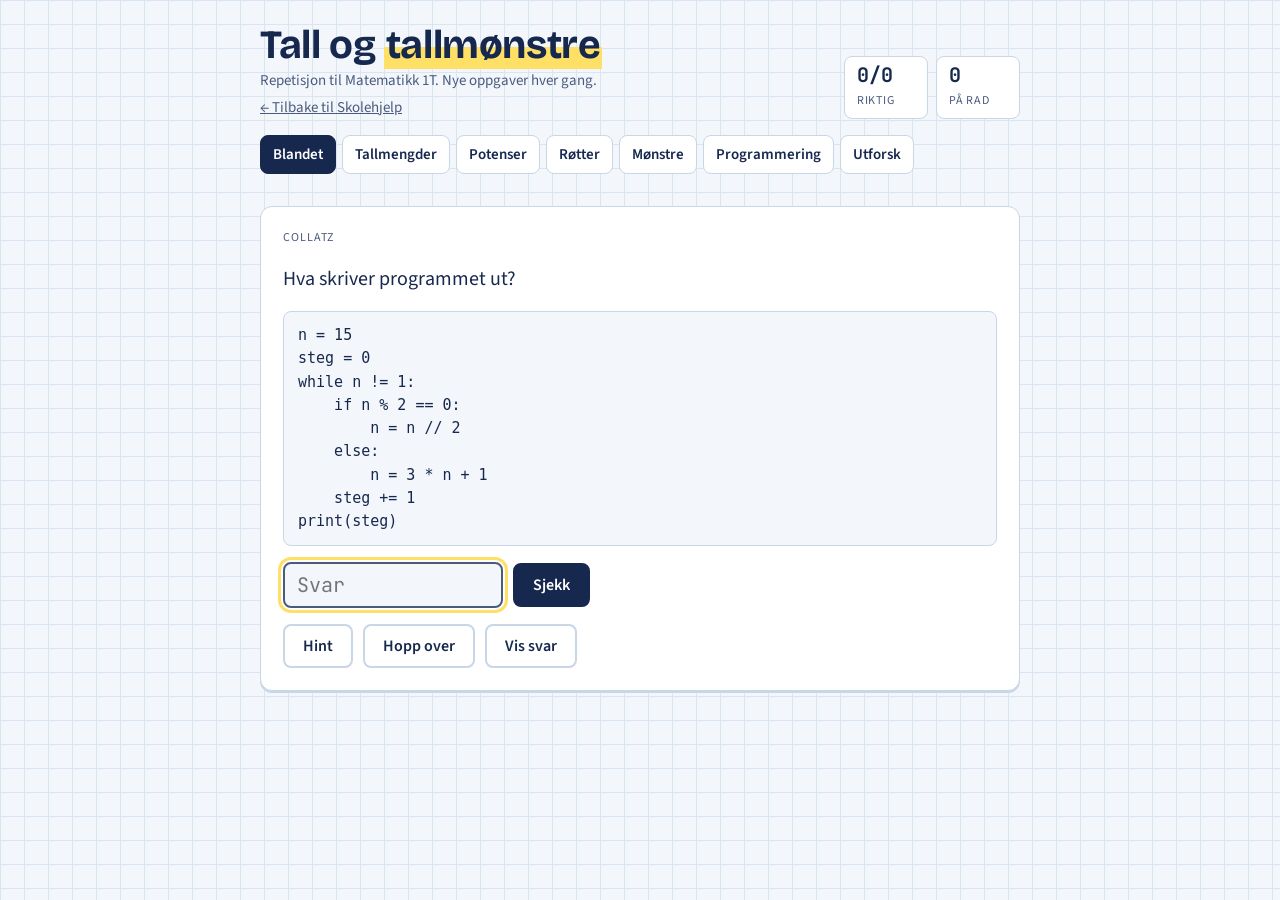
<file: talltrener-1t.html>
<!doctype html>
<html lang="nb">
<head>
<meta charset="utf-8">
<meta name="viewport" content="width=device-width,initial-scale=1">
<title>Talltrener 1T</title>
<link rel="stylesheet" href="https://fonts.googleapis.com/css2?family=Bricolage+Grotesque:opsz,wght@12..96,500;12..96,700&family=Source+Sans+3:wght@400;600&family=JetBrains+Mono:wght@400;600&display=swap">
<style>
/* Layout: rutepapir-bakgrunn, én kolonne med faner øverst og et oppgavekort i midten. */
:root{
  --bg:#F3F7FB; --grid:#D9E6F2; --paper:#FFFFFF; --ink:#17284F; --ink2:#4A5B7E; --line:#C9D6E6;
  --hi:#FFE066; --good:#17784C; --goodbg:#E3F5EB; --bad:#B8322A; --badbg:#FCE9E7; --btnfg:#FFFFFF;
  --f-display:'Bricolage Grotesque','Segoe UI',system-ui,sans-serif;
  --f-body:'Source Sans 3','Segoe UI',system-ui,sans-serif;
  --f-mono:'JetBrains Mono',ui-monospace,Menlo,Consolas,monospace;
}
@media (prefers-color-scheme: dark){:root:not([data-theme="light"]){
  --bg:#0F1730; --grid:#1A2647; --paper:#16203E; --ink:#E8EEFC; --ink2:#9DAACB; --line:#2C3A63;
  --hi:#F2C94C; --good:#4CC38A; --goodbg:#12332A; --bad:#FF8379; --badbg:#3A1B22; --btnfg:#0F1730; color-scheme:dark}}
:root[data-theme="dark"]{
  --bg:#0F1730; --grid:#1A2647; --paper:#16203E; --ink:#E8EEFC; --ink2:#9DAACB; --line:#2C3A63;
  --hi:#F2C94C; --good:#4CC38A; --goodbg:#12332A; --bad:#FF8379; --badbg:#3A1B22; --btnfg:#0F1730; color-scheme:dark}

*{box-sizing:border-box}
body{margin:0}
body{
  background-color:var(--bg);
  background-image:linear-gradient(var(--grid) 1px,transparent 1px),linear-gradient(90deg,var(--grid) 1px,transparent 1px);
  background-size:24px 24px;
  color:var(--ink); font-family:var(--f-body); font-size:17px; line-height:1.5;
  padding-inline:16px; padding-block:24px 56px;
}
.wrap{max-width:760px;margin:0 auto;display:flex;flex-direction:column;gap:16px}
header{display:flex;flex-wrap:wrap;align-items:flex-end;justify-content:space-between;gap:12px}
h1{font-family:var(--f-display);font-weight:700;font-size:clamp(28px,6vw,40px);line-height:1.05;margin:0;letter-spacing:-.01em;text-wrap:balance}
h1 mark{background:linear-gradient(transparent 55%,var(--hi) 55%);color:inherit;padding:0 2px}
.sub{margin:4px 0 0;color:var(--ink2);font-size:15px}
.score{display:flex;gap:8px}
.stat{background:var(--paper);border:1px solid var(--line);border-radius:8px;padding:6px 12px;min-width:84px}
.stat b{display:block;font-family:var(--f-mono);font-size:20px;font-variant-numeric:tabular-nums;line-height:1.2}
.stat span{font-size:12px;letter-spacing:.06em;text-transform:uppercase;color:var(--ink2)}

#tabs{display:flex;flex-wrap:wrap;gap:6px}
.tab{font:600 15px var(--f-body);color:var(--ink);background:var(--paper);border:1px solid var(--line);border-radius:8px;padding:8px 12px;cursor:pointer;display:flex;gap:8px;align-items:center}
.tab small{font:400 12px var(--f-mono);color:var(--ink2);font-variant-numeric:tabular-nums}
.tab[aria-selected="true"]{background:var(--ink);color:var(--btnfg);border-color:var(--ink)}
.tab[aria-selected="true"] small{color:var(--btnfg);opacity:.75}
button:focus-visible,input:focus-visible,select:focus-visible{outline:3px solid var(--hi);outline-offset:2px}
#subs{display:flex;flex-wrap:wrap;gap:6px;align-items:center}
#subs .lbl{font-size:12px;letter-spacing:.08em;text-transform:uppercase;color:var(--ink2);margin-right:4px}
.chip{font:400 14px var(--f-body);color:var(--ink);background:transparent;border:1px dashed var(--ink2);border-radius:99px;padding:3px 12px;cursor:pointer}
.chip[aria-pressed="true"]{background:var(--hi);border:1px solid var(--hi);color:#17284F;font-weight:600}

.card{background:var(--paper);border:1px solid var(--line);border-radius:12px;padding:22px;display:flex;flex-direction:column;gap:16px;box-shadow:0 2px 0 var(--line)}
.kicker{font-size:12px;letter-spacing:.08em;text-transform:uppercase;color:var(--ink2)}
.q{font-size:20px;line-height:1.6;margin:0;min-width:0;overflow-wrap:anywhere}
.q b{font-weight:600}
pre{margin:0;background:var(--bg);border:1px solid var(--line);border-radius:8px;padding:12px 14px;overflow-x:auto;font:400 15px/1.55 var(--f-mono);color:var(--ink)}
.figs{display:flex;flex-wrap:wrap;gap:20px;align-items:flex-end}
.figs figure{margin:0;display:flex;flex-direction:column;gap:6px}
.figs figcaption{font-size:13px;color:var(--ink2)}
.figs svg{max-width:100%;height:auto}
.figs line{stroke:var(--ink);stroke-width:3;stroke-linecap:round}

.row{display:flex;flex-wrap:wrap;gap:10px;align-items:center}
input[type=text],input[type=number],select{font:400 20px var(--f-mono);color:var(--ink);background:var(--bg);border:2px solid var(--ink2);border-radius:8px;padding:8px 12px;width:min(100%,220px)}
input.sm,select.sm{font-size:16px;width:96px;padding:5px 8px}
select.sm{width:auto}
.btn{font:600 16px var(--f-body);border-radius:8px;padding:9px 18px;cursor:pointer;border:2px solid var(--ink);background:var(--ink);color:var(--btnfg)}
.btn.ghost{background:transparent;color:var(--ink);border-color:var(--line)}
.btn[disabled]{opacity:.45;cursor:default}
.opts{display:grid;grid-template-columns:repeat(auto-fit,minmax(200px,1fr));gap:8px}
.opt{font:400 18px var(--f-body);text-align:left;color:var(--ink);background:var(--bg);border:2px solid var(--line);border-radius:8px;padding:10px 14px;cursor:pointer;min-width:0;overflow-wrap:anywhere}
.opt:hover:not([disabled]){border-color:var(--ink2)}
.opt.right{border-color:var(--good);background:var(--goodbg)}
.opt.wrong{border-color:var(--bad);background:var(--badbg)}
.opt[disabled]{cursor:default}
.fb{border-radius:8px;padding:12px 14px;font-size:16px}
.fb.ok{background:var(--goodbg);border-left:5px solid var(--good)}
.fb.no{background:var(--badbg);border-left:5px solid var(--bad)}
.fb strong{display:block;font-family:var(--f-display);font-size:18px}
.hint{font-size:16px;border-left:5px solid var(--hi);padding:4px 12px;color:var(--ink2)}
.note{font-size:14px;color:var(--ink2)}

sup{font-size:.7em;line-height:0}
sub{font-size:.7em;line-height:0}
.rt{white-space:nowrap}
.rt .ov{border-top:1.5px solid currentColor;padding:0 2px;margin-left:1px}
.rt .ix{font-size:.6em;margin-right:-1px}
.fr{display:inline-flex;flex-direction:column;vertical-align:middle;text-align:center;font-size:.85em;line-height:1.15;margin:0 2px}
.fr>span:first-child{border-bottom:1.5px solid currentColor;padding:0 3px}
sup .fr{font-size:1em}

.tools{display:flex;flex-direction:column;gap:16px}
.tool h2{font-family:var(--f-display);font-size:22px;margin:0}
.terms{display:flex;flex-wrap:wrap;gap:6px}
.terms span{font:400 15px var(--f-mono);background:var(--bg);border:1px solid var(--line);border-radius:6px;padding:2px 8px;font-variant-numeric:tabular-nums}
table{border-collapse:collapse;font:400 15px var(--f-mono);font-variant-numeric:tabular-nums}
th,td{border:1px solid var(--line);padding:4px 10px;text-align:right}
th{background:var(--bg);font-weight:600}
.scroll{overflow-x:auto;max-width:100%}
label{font-size:15px;display:flex;align-items:center;gap:6px}
@media (prefers-reduced-motion:no-preference){.fb{animation:pop .2s ease-out}@keyframes pop{from{transform:translateY(4px);opacity:0}to{transform:none;opacity:1}}}
</style>
</head>
<body>
<div class="wrap">
  <header>
    <div>
      <h1>Tall og <mark>tallmønstre</mark></h1>
      <p class="sub">Repetisjon til Matematikk 1T. Nye oppgaver hver gang.</p>
      <p class="sub"><a href="index.html" style="color:inherit">← Tilbake til Skolehjelp</a></p>
    </div>
    <div class="score" aria-live="polite">
      <div class="stat"><b id="sc">0/0</b><span>Riktig</span></div>
      <div class="stat"><b id="st">0</b><span>På rad</span></div>
    </div>
  </header>
  <nav id="tabs" role="tablist" aria-label="Emner"></nav>
  <div id="subs"></div>
  <main id="stage"></main>
</div>

<script>
/* ---------- hjelpefunksjoner ---------- */
const U='−';
const ri=(a,b)=>Math.floor(Math.random()*(b-a+1))+a;
const pick=a=>a[ri(0,a.length-1)];
const shuffle=a=>{a=a.slice();for(let i=a.length-1;i>0;i--){const j=ri(0,i);[a[i],a[j]]=[a[j],a[i]];}return a;};
const sup=(b,e)=>`${b}<sup>${String(e).replace('-',U)}</sup>`;
const frac=(a,b)=>`<span class="fr"><span>${a}</span><span>${b}</span></span>`;
const rt=(x,n=2)=>n===2?`<span class="rt">√<span class="ov">${x}</span></span>`:`<span class="rt"><sup class="ix">${n}</sup>√<span class="ov">${x}</span></span>`;
const ns=n=>String(n).replace('-',U);
const dec=x=>String(+x.toFixed(6)).replace('.',',').replace('-',U);
const grp=s=>s.replace(/\B(?=(\d{3})+(?!\d))/g,' ');
const par=a=>a<0?`(${U}${-a})`:String(a);
const mc=(right,wrongs)=>{const all=shuffle([right,...wrongs]);return {opts:all,ans:all.indexOf(right)};};
const gcd=(a,b)=>b?gcd(b,a%b):Math.abs(a);

/* ---------- Tallmengder ---------- */
const SETS=['ℕ','ℤ','ℚ','ℝ'];
function gMinste(){
  const items=[
    ['7',0,'7 er et positivt helt tall.'],
    ['12',0,'12 er et naturlig tall.'],
    [U+'5',1,'Negative hele tall hører til ℤ, men ikke til ℕ.'],
    [frac(3,4),2,'En brøk av to hele tall er et rasjonalt tall.'],
    ['0,25',2,'0,25 = 1/4, altså en brøk.'],
    [rt(2),3,'√2 har uendelig mange desimaler uten mønster. Tallet er irrasjonalt, og dermed bare i ℝ.'],
    ['π',3,'π er irrasjonalt.'],
    [rt(81),0,'√81 = 9, et naturlig tall.'],
    [U+rt(25),1,U+'√25 = '+U+'5, et helt tall.'],
    ['0,333…',2,'0,333… = 1/3. Desimaltall med periode er rasjonale.'],
    [rt('0,25'),2,'√0,25 = 0,5 = 1/2.'],
    [rt(U+'8',3),1,'∛('+U+'8) = '+U+'2, et helt tall.'],
    [rt(10,3),3,'∛10 er ikke et rasjonalt tall.'],
    [frac(U+'12',4),1,U+'12/4 = '+U+'3, et helt tall.'],
    [rt(50)+'/'+rt(2),0,'√50 / √2 = √25 = 5.'],
  ];
  const [t,s,why]=pick(items);
  return {q:`Hva er den <b>minste</b> tallmengden som inneholder tallet ${t}?`,type:'choice',opts:SETS,ans:s,
    hint:'Husk at ℕ ⊂ ℤ ⊂ ℚ ⊂ ℝ. Regn ut tallet først hvis det står en rot.',why};
}
function gSannUsann(){
  const P=[
    ['Alle naturlige tall er hele tall.',1,'ℕ er en del av ℤ.'],
    ['Alle hele tall er naturlige tall.',0,U+'1 er et helt tall, men ikke et naturlig tall.'],
    [rt(2)+' er et rasjonalt tall.',0,'√2 kan ikke skrives som en brøk av hele tall.'],
    ['0,5 er et rasjonalt tall.',1,'0,5 = 1/2.'],
    ['π kan skrives som en brøk av to hele tall.',0,'π er irrasjonalt.'],
    ['Summen av to rasjonale tall er alltid rasjonal.',1,'a/b + c/d = (ad + bc)/bd er en brøk.'],
    [rt(9)+' er et irrasjonalt tall.',0,'√9 = 3, så tallet er et naturlig tall.'],
    ['ℚ inneholder alle hele tall.',1,'Et helt tall n kan skrives som n/1.'],
    ['Alle reelle tall er rasjonale.',0,'√2 og π er reelle, men ikke rasjonale.'],
    [U+'4 tilhører ℤ, men ikke ℕ.',1,'Naturlige tall er positive.'],
    ['0,999… er et irrasjonalt tall.',0,'0,999… = 1, et naturlig tall.'],
    ['Produktet av to irrasjonale tall er alltid irrasjonalt.',0,'√2 · √2 = 2, som er rasjonalt.'],
    ['Et irrasjonalt tall har uendelig mange desimaler uten gjentakende mønster.',1,'Det er nettopp slik irrasjonale tall er definert i desimalform.'],
  ];
  const [s,t,why]=pick(P);
  return {q:`Er påstanden sann eller usann?<br><b>${s}</b>`,type:'choice',opts:['Sann','Usann'],ans:t?0:1,
    hint:'Finn et eksempel som støtter eller avkrefter påstanden.',why};
}
function gAntallHele(){
  const l=ri(-8,2),r=l+ri(3,9),lo=Math.random()<.5,ro=Math.random()<.5;
  const a=l+(lo?1:0),b=r-(ro?1:0);
  const iv=`${lo?'⟨':'['}${ns(l)}, ${ns(r)}${ro?'⟩':']'}`;
  return {q:`Hvor mange hele tall ligger i intervallet ${iv}?`,type:'num',ans:b-a+1,
    hint:'⟨ og ⟩ betyr at endepunktet ikke er med. [ og ] betyr at det er med.',
    why:`Det første hele tallet er ${ns(a)} og det siste er ${ns(b)}. Antall: ${ns(b)} − (${ns(a)}) + 1 = ${b-a+1}.`};
}
function gIntervall(){
  const l=ri(-6,3),r=l+ri(2,8),lo=Math.random()<.5,ro=Math.random()<.5;
  const f=(a,b)=>`${a?'⟨':'['}${ns(l)}, ${ns(r)}${b?'⟩':']'}`;
  const right=f(lo,ro);
  const wrongs=[[!lo,ro],[lo,!ro],[!lo,!ro]].map(([a,b])=>f(a,b));
  const m=mc(right,wrongs);
  return {q:`Hvilket intervall beskriver <b>${ns(l)} ${lo?'<':'≤'} x ${ro?'<':'≤'} ${ns(r)}</b>?`,type:'choice',...m,
    hint:'Strengt ulikhet (&lt;) gir åpent endepunkt ⟨ ⟩. Med likhet (≤) er endepunktet med: [ ].',
    why:`${lo?'Venstre':'Venstre'} grense er ${lo?'ikke med':'med'}, og høyre grense er ${ro?'ikke med':'med'}. Det gir ${right}.`};
}
function gIrrasjonal(){
  const irr=[[rt(2),'√2'],[rt(3),'√3'],[rt(5),'√5'],['π','π'],[rt(7),'√7'],[rt(11),'√11'],[rt(2,3),'∛2']];
  const rat=[[rt(4),'√4 = 2'],[rt(9),'√9 = 3'],[rt(16),'√16 = 4'],[rt(25),'√25 = 5'],['0,75','0,75 = 3/4'],['22/7','22/7 er en brøk'],[frac(1,3),'1/3'],[rt(8,3),'∛8 = 2'],[rt('0,16'),'√0,16 = 0,4']];
  const i=pick(irr),rs=shuffle(rat).slice(0,3);
  const m=mc(i[0],rs.map(x=>x[0]));
  return {q:'Hvilket av tallene er <b>irrasjonalt</b>?',type:'choice',...m,
    hint:'Prøv å regne ut røttene. Et irrasjonalt tall kan ikke skrives som en brøk av hele tall.',
    why:`${i[1]} er irrasjonalt. De andre er rasjonale: ${rs.map(x=>x[1]).join(', ')}.`};
}

/* ---------- Potenser ---------- */
function gRegnUt(){
  const k=ri(1,5);let q,ans,why,hint='Skriv potensen som gjentatt multiplikasjon.';
  if(k===1){const a=ri(2,6),n=ri(2,4);ans=a**n;q=`${sup(a,n)} =`;why=`${a}${' · '+a}`.repeat(1)+` ... (${n} faktorer) = ${ans}.`;}
  else if(k===2){const a=ri(2,4),n=pick([2,3,4,5]);ans=(-a)**n;q=`${sup('('+U+a+')',n)} =`;why=`Parentesen gjør at hele ${U}${a} opphøyes. Eksponent ${n} er ${n%2?'oddetall, så svaret blir negativt':'partall, så svaret blir positivt'}: ${ns(ans)}.`;hint='Partall som eksponent gir positivt svar, oddetall gir negativt.';}
  else if(k===3){const a=ri(2,5),n=pick([2,3]);ans=-(a**n);q=`${U}${sup(a,n)} =`;why=`Uten parentes er det bare ${a} som opphøyes. Først ${a}<sup>${n}</sup> = ${a**n}, så minus foran: ${ns(ans)}.`;hint='Uten parentes gjelder eksponenten bare tallet rett foran.';}
  else if(k===4){const a=ri(2,99);ans=1;q=`${sup(a,0)} =`;why='Alle tall (unntatt 0) opphøyd i 0 er 1.';hint='a<sup>0</sup> har en fast verdi.';}
  else {const n=ri(2,6);ans=10**n;q=`${sup(10,n)} =`;why=`1 etterfulgt av ${n} nuller.`;}
  return {q,type:'num',ans,hint,why};
}
function gRegler(){
  const v=pick(['x','a','n','t']),k=ri(1,4);let q,ans,why;
  if(k===1){const m=ri(2,9),n=ri(2,9);q=`${sup(v,m)} · ${sup(v,n)} = ${sup(v,'k')}. Hva er k?`;ans=m+n;why=`Samme grunntall: eksponentene legges sammen. ${m} + ${n} = ${ans}.`;}
  else if(k===2){const m=ri(6,14),n=ri(2,m-1);q=`${sup(v,m)} / ${sup(v,n)} = ${sup(v,'k')}. Hva er k?`;ans=m-n;why=`Samme grunntall: eksponentene trekkes fra hverandre. ${m} − ${n} = ${ans}.`;}
  else if(k===3){const m=ri(2,5),n=ri(2,5);q=`(${sup(v,m)})<sup>${n}</sup> = ${sup(v,'k')}. Hva er k?`;ans=m*n;why=`Potens av potens: eksponentene ganges. ${m} · ${n} = ${ans}.`;}
  else {const a=ri(2,6),b=ri(2,6),c=ri(1,a+b-1);q=`(${sup(v,a)} · ${sup(v,b)}) / ${sup(v,c)} = ${sup(v,'k')}. Hva er k?`;ans=a+b-c;why=`Først ${a} + ${b} = ${a+b} i telleren, så ${a+b} − ${c} = ${ans}.`;}
  return {q,type:'num',ans,hint:'Se på eksponentene. Gange gir pluss, dele gir minus, potens av potens gir gange.',why};
}
function gNegEksp(){
  if(Math.random()<.65){
    const a=ri(2,6),n=ri(1,3);
    return {q:`${sup(a,'-'+n)} = ? <span class="note">(brøk eller desimaltall)</span>`,type:'num',ans:1/a**n,show:`1/${a**n}`,
      hint:`a<sup>${U}n</sup> = 1 / a<sup>n</sup>`,why:`${sup(a,U+n)} = 1 / ${sup(a,n)} = 1/${a**n}.`};
  }
  const a=ri(2,4),b=ri(a+1,5);
  return {q:`${sup('('+frac(a,b)+')',U+'2')} = ? <span class="note">(brøk eller desimaltall)</span>`,type:'num',ans:(b/a)**2,show:`${b*b}/${a*a}`,
    hint:'Negativ eksponent snur brøken.',why:`${U}2 snur brøken: (${b}/${a})² = ${b*b}/${a*a}.`};
}
function gStandard(){
  if(Math.random()<.6){
    let m;do{m=ri(11,99);}while(m%10===0);
    const k=pick([ri(4,10),ri(-8,-3)]),d=String(m),mant=dec(m/10);
    let num;
    if(k>=1)num=grp(d+'0'.repeat(k-1));
    else{const j=1-k;num=j>=d.length?'0,'+'0'.repeat(j-d.length)+d:d.slice(0,-j)+','+d.slice(-j);}
    return {q:`Tallet <b>${num}</b> skrives på standardform som a · 10<sup>n</sup> med 1 ≤ a &lt; 10. Hva er n?`,type:'num',ans:k,
      hint:'Tell hvor mange plasser kommaet må flyttes for at det står ett siffer foran kommaet. Flytt til venstre gir positiv n, til høyre gir negativ n.',
      why:`${num} = ${mant} · 10<sup>${ns(k)}</sup>.`};
  }
  let a,b;do{a=ri(2,9);b=ri(2,9);}while(a*b<10);
  const m=ri(2,6),n=ri(2,6),k=m+n+1;
  return {q:`(${a} · 10<sup>${m}</sup>) · (${b} · 10<sup>${n}</sup>) skrives som c · 10<sup>k</sup> med 1 ≤ c &lt; 10. Hva er k?`,type:'num',ans:k,
    hint:'Gang tallene for seg og tierpotensene for seg. Er tallet 10 eller mer, må du justere.',
    why:`${a}·${b} = ${a*b} = ${dec(a*b/10)} · 10. Tierpotensene: 10<sup>${m+n}</sup>. Til sammen ${dec(a*b/10)} · 10<sup>${k}</sup>.`};
}
function gStorst(){
  const pool=[[2,10],[3,6],[10,3],[5,4],[4,5],[2,9],[7,3],[6,3],[9,2],[3,5],[2,8],[8,2],[5,3],[4,4]];
  let c;do{c=shuffle(pool).slice(0,3);}while(new Set(c.map(([a,b])=>a**b)).size<3);
  const vals=c.map(([a,b])=>a**b),mx=Math.max(...vals);
  return {q:'Hvilken potens har størst verdi?',type:'choice',opts:c.map(([a,b])=>sup(a,b)),ans:vals.indexOf(mx),
    hint:'Regn ut hver potens.',why:c.map(([a,b])=>`${a}<sup>${b}</sup> = ${a**b}`).join(', ')+'.'};
}

/* ---------- Røtter ---------- */
function gRotVerdi(){
  const t=ri(1,3);let n,b;
  if(t===1){n=2;b=ri(2,20);}else if(t===2){n=3;b=ri(2,10);}else{n=4;b=ri(2,5);}
  return {q:`${rt(b**n,n)} =`,type:'num',ans:b,
    hint:`Hvilket tall opphøyd i ${n} gir ${b**n}?`,why:`${b}<sup>${n}</sup> = ${b**n}, så roten er ${b}.`};
}
function gRotRegler(){
  const x=pick([2,3,5,6,7]),y=ri(2,9);
  if(Math.random()<.5)return {q:`${rt(x)} · ${rt(x*y*y)} =`,type:'num',ans:x*y,
    hint:'√a · √b = √(a · b)',why:`√${x} · √${x*y*y} = √${x*x*y*y} = ${x*y}.`};
  return {q:`${rt(x*y*y)} / ${rt(x)} =`,type:'num',ans:y,
    hint:'√a / √b = √(a / b)',why:`√${x*y*y} / √${x} = √${y*y} = ${y}.`};
}
function gForenkle(){
  const s=pick([2,3,5,6,7]),k=ri(2,9);
  return {q:`${rt(k*k*s)} = a · ${rt(s)}. Hva er a?`,type:'num',ans:k,
    hint:`Del ${k*k*s} i en faktor som er et kvadrattall og en rest.`,
    why:`${k*k*s} = ${k*k} · ${s}, så √${k*k*s} = √${k*k} · √${s} = ${k}√${s}.`};
}
function gBrokEksp(){
  const r=pick([2,2,3,4]);const b=r===2?ri(2,9):r===3?ri(2,5):ri(2,3);
  const p=r===2?pick([1,3]):r===3?pick([1,2]):pick([1,3]);
  const neg=Math.random()<.3,x=b**r;
  const e=`${neg?U:''}${frac(p,r)}`;
  const ans=neg?1/b**p:b**p;
  return {q:`${sup(x,e)} = ?${neg?' <span class="note">(brøk eller desimaltall)</span>':''}`,type:'num',ans,show:neg?`1/${b**p}`:String(b**p),
    hint:`x<sup>p/r</sup> betyr at du tar r-te rot og opphøyer i p. Negativ eksponent snur brøken.`,
    why:`${x}<sup>1/${r}</sup> = ${rt(x,r)} = ${b}. Så opphøyer vi i ${p}: ${b**p}${neg?`, og negativ eksponent gir 1/${b**p}`:''}.`};
}
function gEstimer(){
  let n;do{n=ri(2,200);}while(Math.sqrt(n)%1===0);
  const f=Math.floor(Math.sqrt(n));
  const w=[-1,0,1,2].map(d=>[f+d,f+d+1]);
  const fmt=([a,b])=>`mellom ${a} og ${b}`;
  const m=mc(fmt([f,f+1]),w.filter(([a])=>a!==f).map(fmt));
  return {q:`${rt(n)} ligger…`,type:'choice',...m,
    hint:'Finn to kvadrattall som ligger like under og over.',
    why:`${f}² = ${f*f} og ${f+1}² = ${(f+1)**2}. Siden ${f*f} &lt; ${n} &lt; ${(f+1)**2}, ligger √${n} mellom ${f} og ${f+1}.`};
}
function gLikning(){
  if(Math.random()<.5){
    const k=pick([16,25,36,49,100,0,U+'9',U+'4']);
    const v=k===0?1:String(k).startsWith(U)?0:2;
    return {q:`Hvor mange reelle løsninger har likningen x² = ${k}?`,type:'choice',opts:['Ingen løsning','Én løsning','To løsninger'],ans:v,
      hint:'Kan et kvadrat bli negativt? Hva med 0?',
      why:v===2?`x = ±${Math.sqrt(+k)}`:v===1?'Bare x = 0 gir 0.':'Et kvadrat av et reelt tall er aldri negativt.'};
  }
  const c=ri(2,6),s=Math.random()<.5?-1:1;
  return {q:`Løs likningen x³ = ${ns(s*c**3)}.`,type:'num',ans:s*c,
    hint:'Ta tredjeroten på begge sider. Odde røtter fungerer også for negative tall.',
    why:`x = ∛(${ns(s*c**3)}) = ${ns(s*c)}.`};
}

/* ---------- Tallmønstre ---------- */
const termsTxt=(arr)=>arr.map(ns).join(', ')+', …';
function gAritm(){
  const a1=ri(-5,20),d=pick([-1,1])*ri(2,9),t=ri(1,4),an=n=>a1+(n-1)*d;
  const ls=[1,2,3,4].map(an);
  const seq=`<b>${termsTxt(ls)}</b>`;
  if(t===1)return {q:`Tallfølgen ${seq} er aritmetisk. Hva er ledd nr. 5?`,type:'num',ans:an(5),
    hint:'Finn differansen mellom to ledd.',why:`d = ${ns(d)}. Neste ledd: ${ns(ls[3])} + (${ns(d)}) = ${ns(an(5))}.`};
  if(t===2){const n=ri(12,30);return {q:`Tallfølgen ${seq} er aritmetisk. Hva er ledd nr. ${n}?`,type:'num',ans:an(n),
    hint:'a<sub>n</sub> = a<sub>1</sub> + (n − 1) · d',why:`d = ${ns(d)}. a<sub>${n}</sub> = ${ns(a1)} + ${n-1}·(${ns(d)}) = ${ns(an(n))}.`};}
  if(t===3){const n=ri(10,40);return {q:`Tallfølgen ${seq} er aritmetisk. Hvilket leddnummer har tallet ${ns(an(n))}?`,type:'num',ans:n,
    hint:'Sett a<sub>n</sub> = verdien og løs likningen for n.',why:`${ns(a1)} + (n − 1)·(${ns(d)}) = ${ns(an(n))} gir n = ${n}.`};}
  const i=ri(2,4),j=i+ri(2,4);
  return {q:`I en aritmetisk følge er a<sub>${i}</sub> = ${ns(an(i))} og a<sub>${j}</sub> = ${ns(an(j))}. Hva er differansen d?`,type:'num',ans:d,
    hint:`Fra ledd ${i} til ledd ${j} er det ${j-i} steg.`,why:`d = (${ns(an(j))} − (${ns(an(i))})) / ${j-i} = ${ns(d)}.`};
}
function gGeom(){
  const r=pick([2,3,-2,'h']);const half=r==='h';
  const a1=half?1024:pick([1,2,3,5]),rv=half?0.5:r,an=n=>a1*rv**(n-1);
  const ls=[1,2,3,4].map(an),seq=`<b>${termsTxt(ls)}</b>`,t=ri(1,3);
  if(t===1)return {q:`Tallfølgen ${seq} er geometrisk. Hva er ledd nr. 5?`,type:'num',ans:an(5),
    hint:'Finn kvotienten k ved å dele et ledd på leddet før.',why:`k = ${dec(rv)}. ${ns(ls[3])} · ${par(rv)} = ${dec(an(5))}.`};
  if(t===2)return {q:`Tallfølgen ${seq} er geometrisk. Hva er kvotienten k? <span class="note">(brøk eller desimaltall)</span>`,type:'num',ans:rv,show:half?'1/2':ns(rv),
    hint:'k = a<sub>2</sub> / a<sub>1</sub>',why:`${ns(ls[1])} / ${ns(ls[0])} = ${dec(rv)}.`};
  const n=ri(6,8);
  return {q:`Tallfølgen ${seq} er geometrisk. Hva er ledd nr. ${n}?`,type:'num',ans:an(n),
    hint:'a<sub>n</sub> = a<sub>1</sub> · k<sup>n−1</sup>',why:`a<sub>${n}</sub> = ${a1} · ${par(rv)}<sup>${n-1}</sup> = ${dec(an(n))}.`};
}
function figs(kind,n=3){
  let out='';
  for(let f=1;f<=n;f++){
    let svg;
    if(kind==='sq'){const u=26,w=f*u+6;let L='';
      for(let i=0;i<f;i++){L+=`<line x1="${3+i*u}" y1="3" x2="${3+(i+1)*u}" y2="3"/><line x1="${3+i*u}" y1="${3+u}" x2="${3+(i+1)*u}" y2="${3+u}"/>`;}
      for(let i=0;i<=f;i++)L+=`<line x1="${3+i*u}" y1="3" x2="${3+i*u}" y2="${3+u}"/>`;
      svg=`<svg width="${w}" height="${u+6}" viewBox="0 0 ${w} ${u+6}" aria-hidden="true">${L}</svg>`;}
    else{const u=30,h=26,w=(f+1)*u/2+u/2+6;const P=i=>[3+i*u/2,3+(i%2?h:0)];let L='';
      for(let i=0;i<=f;i++){const a=P(i),b=P(i+1);L+=`<line x1="${a[0]}" y1="${a[1]}" x2="${b[0]}" y2="${b[1]}"/>`;}
      for(let i=0;i<f;i++){const a=P(i),b=P(i+2);L+=`<line x1="${a[0]}" y1="${a[1]}" x2="${b[0]}" y2="${b[1]}"/>`;}
      svg=`<svg width="${w}" height="${h+6}" viewBox="0 0 ${w} ${h+6}" aria-hidden="true">${L}</svg>`;}
    out+=`<figure>${svg}<figcaption>Figur ${f}</figcaption></figure>`;
  }
  return `<div class="figs">${out}</div>`;
}
function gFigur(){
  const kind=pick(['sq','tr']),a=kind==='sq'?3:2,b=1,cnt=n=>a*n+b,what=kind==='sq'?'kvadrater':'trekanter';
  const t=ri(1,3),html=figs(kind);
  const base=`Figurene er bygd av fyrstikker og viser ${what} på rad.`;
  if(t===1){const n=ri(12,40);return {q:`${base} Hvor mange fyrstikker trengs i figur ${n}?`,html,type:'num',ans:cnt(n),
    hint:'Tell fyrstikker i figur 1, 2 og 3. Hvor mange legges til hver gang?',why:`Antall fyrstikker = ${a}n + ${b}. For n = ${n}: ${a}·${n} + ${b} = ${cnt(n)}.`};}
  if(t===2){const n=ri(15,60);return {q:`${base} Hvilket figurnummer bruker ${cnt(n)} fyrstikker?`,html,type:'num',ans:n,
    hint:'Finn en formel for antall fyrstikker, og sett den lik tallet.',why:`${a}n + ${b} = ${cnt(n)} gir n = ${n}.`};}
  return {q:`${base} Hvor mange nye fyrstikker kommer til for hver ny figur?`,html,type:'num',ans:a,
    hint:'Sammenlikn figur 2 og figur 3.',why:`Hver ny ${kind==='sq'?'kvadrat':'trekant'} gir ${a} nye fyrstikker. Formelen er ${a}n + ${b}.`};
}
function gFormel(){
  if(Math.random()<.65){
    let a1,d,b;do{a1=ri(1,12);d=pick([-1,1])*ri(2,6);b=a1-d;}while(b===0);
    const f=(p,q)=>`a<sub>n</sub> = ${p<0?U:''}${Math.abs(p)}n ${q<0?U:'+'} ${Math.abs(q)}`;
    const seq=[1,2,3,4].map(n=>d*n+b);
    const ok=([p,q])=>[1,2,3,4].some(n=>p*n+q!==d*n+b);
    let cand=[[d,a1],[b,d],[d,-b],[d,b+1],[d,b-1],[d+1,b]].filter(ok);
    const uniq=[...new Set(cand.map(x=>f(...x)))].filter(s=>s!==f(d,b)).slice(0,3);
    const m=mc(f(d,b),uniq);
    return {q:`Hvilken formel gir ledd nr. n i tallfølgen <b>${termsTxt(seq)}</b>?`,type:'choice',...m,
      hint:'Finn differansen d. Prøv formelen på de første leddene.',why:`d = ${ns(d)} og a<sub>1</sub> = ${ns(a1)}, så a<sub>n</sub> = ${ns(a1)} + (n − 1)·(${ns(d)}) = ${ns(d)}n ${b<0?U:'+'} ${Math.abs(b)}.`};
  }
  let a,r;do{a=ri(2,5);r=ri(2,4);}while(a===r);
  const seq=[1,2,3,4].map(n=>a*r**(n-1));
  const f=(x,y,e)=>`a<sub>n</sub> = ${x} · ${sup(y,e)}`;
  const right=f(a,r,'n−1');
  const m=mc(right,[f(a,r,'n'),f(r,a,'n−1'),f(r,a,'n')]);
  return {q:`Hvilken formel gir ledd nr. n i den geometriske følgen <b>${termsTxt(seq)}</b>?`,type:'choice',...m,
    hint:'a<sub>n</sub> = a<sub>1</sub> · k<sup>n−1</sup>. Hva er a<sub>1</sub> og k?',why:`a<sub>1</sub> = ${a} og k = ${r}. Formelen er ${right}.`};
}
function gSum(){
  const t=ri(1,3);
  if(t===1){const n=pick([20,30,40,50,60,80,100]);return {q:`Regn ut 1 + 2 + 3 + … + ${n}.`,type:'num',ans:n*(n+1)/2,
    hint:'Gauss: par første og siste ledd. Hvert par har samme sum.',why:`Det er ${n/2} par med sum ${n+1}. ${n/2} · ${n+1} = ${n*(n+1)/2}.`};}
  if(t===2){const n=ri(8,30);return {q:`Regn ut summen av de ${n} første oddetallene: 1 + 3 + 5 + …`,type:'num',ans:n*n,
    hint:'Prøv de første: 1, 1+3, 1+3+5, … Se etter mønsteret.',why:`Summen av de n første oddetallene er n². ${n}² = ${n*n}.`};}
  const a1=ri(1,9),d=ri(2,6),n=ri(8,20),an=a1+(n-1)*d;
  return {q:`Regn ut summen av de ${n} første leddene i den aritmetiske følgen ${a1}, ${a1+d}, ${a1+2*d}, …`,type:'num',ans:n*(a1+an)/2,
    hint:'S<sub>n</sub> = n · (a<sub>1</sub> + a<sub>n</sub>) / 2. Finn a<sub>n</sub> først.',why:`a<sub>${n}</sub> = ${an}. S = ${n}·(${a1} + ${an})/2 = ${n*(a1+an)/2}.`};
}
function gBevis(){
  const P=[
    ['Hvilket uttrykk beskriver alle partall (n er et helt tall)?',['2n','2n + 1','n + 2','n²'],0,'Et partall er delelig med 2.'],
    ['Hvilket uttrykk beskriver alle oddetall (n er et helt tall)?',['2n','2n + 1','2n + 2','3n'],1,'Et oddetall er ett mer enn et partall.'],
    ['Summen n + (n + 1) + (n + 2) av tre påfølgende hele tall er alltid delelig med',['2','3','4','6'],1,'n + (n+1) + (n+2) = 3n + 3 = 3(n + 1).'],
    ['Summen av to oddetall er alltid',['et partall','et oddetall','delelig med 3','et primtall'],0,'(2a + 1) + (2b + 1) = 2(a + b + 1).'],
    ['Hva er (n + 1)² − n², forenklet?',['2n + 1','2n','1','n² + 1'],0,'(n+1)² = n² + 2n + 1, så differansen er 2n + 1.'],
    ['Produktet n(n + 1) av to påfølgende hele tall er alltid',['et partall','et oddetall','et kvadrattall','et primtall'],0,'Et av to påfølgende tall er partall, og da blir produktet partall.'],
  ];
  const [q,o,a,why]=pick(P);
  return {q,type:'choice',opts:o,ans:a,hint:'Skriv tallene med en variabel og regn ut uttrykket. Test med noen tall først.',why};
}

/* ---------- Programmering (Python) ---------- */
function gSumLoop(){
  const a=ri(1,4),b=a+ri(4,8),k=ri(2,5);let s=0;for(let i=a;i<b;i++)s+=i*k;
  return {q:'Hva skriver programmet ut?',code:`s = 0\nfor i in range(${a}, ${b}):\n    s = s + i * ${k}\nprint(s)`,type:'num',ans:s,
    hint:`range(${a}, ${b}) gir tallene fra og med ${a} til og med ${b-1}.`,
    why:`i går fra ${a} til ${b-1}. Summen av i er ${[...Array(b-a)].map((_,j)=>a+j).join(' + ')}, ganget med ${k} gir ${s}.`};
}
function gSteg(){
  const a=ri(1,6),st=ri(2,5),b=a+ri(12,30);const arr=[];for(let i=a;i<b;i+=st)arr.push(i);
  if(Math.random()<.5)return {q:'Hvor mange ganger kjøres løkka?',code:`for i in range(${a}, ${b}, ${st}):\n    print(i)`,type:'num',ans:arr.length,
    hint:`Tallene er ${a}, ${a+st}, ${a+2*st}, … og stopper før ${b}.`,why:`Løkka skriver ut ${arr.join(', ')}. Det er ${arr.length} tall.`};
  return {q:'Hvilket tall blir skrevet ut sist?',code:`for i in range(${a}, ${b}, ${st}):\n    print(i)`,type:'num',ans:arr[arr.length-1],
    hint:'Sluttverdien i range er ikke med.',why:`Tallene er ${arr.join(', ')}. Det siste er ${arr[arr.length-1]}.`};
}
function gWhile(){
  const m=pick([2,3]),lim=pick([100,500,1000,2000]);let x=1,n=0;while(x<lim){x*=m;n++;}
  const ask=Math.random()<.5;
  return {q:ask?'Hva skriver programmet ut?':'Hva skriver programmet ut for antall?',
    code:`x = 1\nantall = 0\nwhile x < ${lim}:\n    x = x * ${m}\n    antall = antall + 1\nprint(${ask?'x':'antall'})`,type:'num',ans:ask?x:n,
    hint:`Følg x steg for steg: 1, ${m}, ${m*m}, …`,why:`x blir ${m}<sup>${n}</sup> = ${x} etter ${n} runder, første gang x ≥ ${lim}.`};
}
function gFib(){
  const n=ri(5,10);let a=1,b=1;for(let i=0;i<n;i++)[a,b]=[b,a+b];
  return {q:'Hva skriver programmet ut?',code:`a = 1\nb = 1\nfor i in range(${n}):\n    a, b = b, a + b\nprint(a)`,type:'num',ans:a,
    hint:'Skriv opp verdiene til a og b etter hver runde.',why:`Dette er Fibonacci-tallene 1, 1, 2, 3, 5, 8, … Etter ${n} runder er a = ${a}.`};
}
function gMultipler(){
  const k=pick([3,4,6,7,9]),N=pick([30,50,100]);let c=0;for(let t=1;t<=N;t++)if(t%k===0)c++;
  return {q:'Hva skriver programmet ut?',code:`antall = 0\nfor tall in range(1, ${N+1}):\n    if tall % ${k} == 0:\n        antall += 1\nprint(antall)`,type:'num',ans:c,
    hint:'% gir resten ved heltallsdivisjon. Resten 0 betyr at tallet er delelig.',why:`Tall fra 1 til ${N} som er delelige med ${k}: ${k}, ${2*k}, … Det er ${c} stykker.`};
}
function gCollatz(){
  const s=pick([6,7,9,12,15,17,19,22,25]);let n=s,st=0;while(n!==1){n=n%2===0?n/2:3*n+1;st++;}
  return {q:'Hva skriver programmet ut?',code:`n = ${s}\nsteg = 0\nwhile n != 1:\n    if n % 2 == 0:\n        n = n // 2\n    else:\n        n = 3 * n + 1\n    steg += 1\nprint(steg)`,type:'num',ans:st,
    hint:'Skriv opp n etter hver runde til du kommer til 1.',why:`Veien er ${(()=>{let m=s,p=[s];while(m!==1){m=m%2===0?m/2:3*m+1;p.push(m);}return p.join(' → ');})()}. Det er ${st} steg.`};
}
function gFyllInn(){
  const P=[
    ['Programmet skal skrive ut summen av kvadratene 1² + 2² + … + 10². Hva skal stå i stedet for ___ ?','s = 0\nfor i in range(1, 11):\n    s = s + ___\nprint(s)',['i ** 2','i * 2','i ^ 2','2 ** i'],0,'I Python er ** potens. Tegnet ^ betyr noe annet (XOR).'],
    ['Programmet skal skrive ut de 8 første potensene av 2: 1, 2, 4, 8, … Hva skal stå i stedet for ___ ?','for n in range(8):\n    print(___)',['2 * n','n ** 2','2 ** n','2 ^ n'],2,'2 ** n er 2 opphøyd i n. For n = 0 får vi 1.'],
    ['Hva skal stå i stedet for ___ for å teste om tallet er et partall?','if tall ___ == 0:\n    print("partall")',['/ 2','% 2','// 2','* 2'],1,'tall % 2 gir resten ved deling på 2. Partall har rest 0.'],
    ['Programmet skal skrive ut kvadratroten av 49. Hva skal stå i stedet for ___ ?','import math\nprint(math.___(49))',['root','sqrt','sqr','rot'],1,'Funksjonen heter sqrt (square root).'],
    ['Programmet skal skrive ut de 6 første leddene i en aritmetisk følge med a₁ = 3 og d = 5. Hva skal stå i stedet for ___ ?','a1 = 3\nd = 5\nfor n in range(1, 7):\n    print(a1 + ___ * d)',['n','n + 1','(n - 1)','n * 2'],2,'a<sub>n</sub> = a<sub>1</sub> + (n − 1) · d.'],
    ['Hva skriver programmet ut?','print(7 // 2, 7 % 2, 7 / 2)',['3 1 3.5','3.5 1 3','3 1 3','4 1 3.5'],0,'// er heltallsdivisjon, % er rest og / er vanlig divisjon.'],
  ];
  const [q,code,o,a,why]=pick(P);
  return {q,code,type:'choice',opts:o,ans:a,hint:'Prøv alternativene på de første verdiene for hånd.',why};
}

const TOPICS=[
 {id:'mengder',name:'Tallmengder',subs:[
   {id:'a',name:'Hvilken tallmengde?',gen:gMinste},{id:'b',name:'Sant eller usant',gen:gSannUsann},
   {id:'c',name:'Intervaller',gen:gIntervall},{id:'d',name:'Telle hele tall',gen:gAntallHele},{id:'e',name:'Irrasjonale tall',gen:gIrrasjonal}]},
 {id:'potenser',name:'Potenser',subs:[
   {id:'a',name:'Regn ut',gen:gRegnUt},{id:'b',name:'Regneregler',gen:gRegler},{id:'c',name:'Negative eksponenter',gen:gNegEksp},
   {id:'d',name:'Standardform',gen:gStandard},{id:'e',name:'Sammenlikn',gen:gStorst}]},
 {id:'rotter',name:'Røtter',subs:[
   {id:'a',name:'Regn ut',gen:gRotVerdi},{id:'b',name:'Rotregler',gen:gRotRegler},{id:'c',name:'Forenkle',gen:gForenkle},
   {id:'d',name:'Brøkeksponent',gen:gBrokEksp},{id:'e',name:'Estimer',gen:gEstimer},{id:'f',name:'Likninger',gen:gLikning}]},
 {id:'monster',name:'Mønstre',subs:[
   {id:'a',name:'Aritmetiske følger',gen:gAritm},{id:'b',name:'Geometriske følger',gen:gGeom},{id:'c',name:'Figurer',gen:gFigur},
   {id:'d',name:'Finn formelen',gen:gFormel},{id:'e',name:'Summer',gen:gSum},{id:'f',name:'Generalisering',gen:gBevis}]},
 {id:'prog',name:'Programmering',subs:[
   {id:'a',name:'Løkker',gen:gSumLoop},{id:'b',name:'Steg i range',gen:gSteg},{id:'c',name:'while-løkker',gen:gWhile},
   {id:'d',name:'Fibonacci',gen:gFib},{id:'e',name:'Rest og delelighet',gen:gMultipler},{id:'f',name:'Collatz',gen:gCollatz},{id:'g',name:'Fyll inn',gen:gFyllInn}]},
];
if(typeof globalThis!=='undefined')globalThis.__TOPICS=TOPICS;

/* ---------- Appen ---------- */
if(typeof document!=='undefined'){
const $=id=>document.getElementById(id);
const KEY='talltrener-1t';
let stats={};try{stats=JSON.parse(localStorage.getItem(KEY)||'{}');}catch(e){}
const save=()=>{try{localStorage.setItem(KEY,JSON.stringify(stats));}catch(e){}};
const S={tab:'alle',sub:'alle',q:null,done:false,hint:false,c:0,t:0,streak:0};
const TABS=[{id:'alle',name:'Blandet'},...TOPICS,{id:'utforsk',name:'Utforsk'}];

function parseNum(s){
  s=String(s).trim().replace(/\s/g,'').replace(/[−–]/g,'-').replace(',','.');
  if(/^-?\d+(\.\d+)?\/-?\d+(\.\d+)?$/.test(s)){const [a,b]=s.split('/').map(Number);return b===0?NaN:a/b;}
  return /^-?\d+(\.\d+)?$/.test(s)?Number(s):NaN;
}
function poolFor(){
  let subs=[];
  if(S.tab==='alle')TOPICS.forEach(t=>t.subs.forEach(s=>subs.push(s)));
  else{const t=TOPICS.find(t=>t.id===S.tab);subs=S.sub==='alle'?t.subs:t.subs.filter(s=>s.id===S.sub);}
  return subs;
}
function newQ(){
  const s=pick(poolFor());S.q=s.gen();S.q.subName=s.name;S.done=false;S.hint=false;renderStage();
}
function renderTabs(){
  $('tabs').innerHTML=TABS.map(t=>{const st=stats[t.id];
    return `<button class="tab" role="tab" data-tab="${t.id}" aria-selected="${t.id===S.tab}">${t.name}${st&&st.t?`<small>${st.c}/${st.t}</small>`:''}</button>`}).join('');
}
function renderSubs(){
  const el=$('subs');
  if(S.tab==='alle'||S.tab==='utforsk'){el.innerHTML='';return;}
  const t=TOPICS.find(t=>t.id===S.tab);
  el.innerHTML=`<span class="lbl">Underoppgaver</span><button class="chip" data-sub="alle" aria-pressed="${S.sub==='alle'}">Alle</button>`+
    t.subs.map(s=>`<button class="chip" data-sub="${s.id}" aria-pressed="${S.sub===s.id}">${s.name}</button>`).join('');
}
function renderScore(){$('sc').textContent=`${S.c}/${S.t}`;$('st').textContent=S.streak;}
function renderStage(){
  if(S.tab==='utforsk'){renderExplore();return;}
  const q=S.q;
  let h=`<section class="card"><div class="kicker">${q.subName}</div><p class="q">${q.q}</p>${q.html||''}${q.code?`<pre><code>${q.code.replace(/&/g,'&amp;').replace(/</g,'&lt;')}</code></pre>`:''}`;
  if(q.type==='num'){
    h+=`<div class="row"><input id="ans" type="text" inputmode="text" autocomplete="off" autocapitalize="off" spellcheck="false" aria-label="Svar" placeholder="Svar" ${S.done?'disabled':''} value="${S.done?(q.given||''):''}">
    <button class="btn" id="check" ${S.done?'disabled':''}>Sjekk</button></div>`;
  } else {
    h+=`<div class="opts">${q.opts.map((o,i)=>{let c='opt';if(S.done){if(i===q.ans)c+=' right';else if(i===q.pick)c+=' wrong';}
      return `<button class="${c}" data-opt="${i}" ${S.done?'disabled':''}>${o}</button>`}).join('')}</div>`;
  }
  if(S.hint&&!S.done)h+=`<div class="hint">${q.hint}</div>`;
  if(S.done){
    const ok=q.ok;
    h+=`<div class="fb ${ok?'ok':'no'}" role="status"><strong>${ok?pick(['Riktig!','Det stemmer!','Bra jobbet!']):'Ikke helt.'}</strong>${ok?'':`Riktig svar: <b>${q.type==='num'?(q.show||dec(q.ans)):q.opts[q.ans]}</b>. `}${q.why}</div>`;
  }
  h+=`<div class="row">${S.done?'<button class="btn" id="next">Neste oppgave</button>':`<button class="btn ghost" id="hintb">Hint</button><button class="btn ghost" id="skip">Hopp over</button><button class="btn ghost" id="give">Vis svar</button>`}</div></section>`;
  $('stage').innerHTML=h;
  const a=$('ans');if(a&&!S.done)a.focus();
  if(S.done){const n=$('next');if(n)n.focus();}
}
function record(ok){
  const st=stats[S.tab]||(stats[S.tab]={c:0,t:0});st.t++;if(ok)st.c++;save();
  S.t++;if(ok){S.c++;S.streak++;}else S.streak=0;
  S.q.ok=ok;S.done=true;renderScore();renderTabs();renderStage();
}
function checkNum(){
  const q=S.q,inp=$('ans');if(!inp||!inp.value.trim()){inp&&inp.focus();return;}
  q.given=inp.value;const v=parseNum(inp.value);
  record(!isNaN(v)&&Math.abs(v-q.ans)<=1e-6*Math.max(1,Math.abs(q.ans)));
}

/* Utforsk */
function renderExplore(){
  $('stage').innerHTML=`<div class="tools">
   <section class="card tool"><h2>Tallfølger</h2>
    <div class="row"><label>Type <select id="sq-type" class="sm"><option value="a">Aritmetisk</option><option value="g">Geometrisk</option></select></label>
     <label>a<sub>1</sub> <input id="sq-a" class="sm" type="number" value="3"></label>
     <label id="sq-dl">d <input id="sq-d" class="sm" type="number" value="4"></label>
     <label>Antall ledd <input id="sq-n" class="sm" type="number" min="1" max="15" value="8"></label></div>
    <div class="terms" id="sq-out"></div><div id="sq-info"></div>
    <p class="note">Tenk selv: Hva skjer med summen når du dobler d? Hva skjer med leddene når k er mellom 0 og 1, eller negativ?</p></section>
   <section class="card tool"><h2>Potenstabell</h2>
    <div class="row"><label>Grunntall <input id="pw-b" class="sm" type="number" value="2"></label></div>
    <div class="scroll"><table id="pw-t"></table></div>
    <p class="note">Tenk selv: Hva er sammenhengen mellom a<sup>n</sup> og a<sup>${U}n</sup>? Hvorfor blir a<sup>0</sup> alltid 1?</p></section>
   <section class="card tool"><h2>Collatz-rekka</h2>
    <p class="note" style="margin:0">Hvis tallet er partall, del på 2. Hvis det er oddetall, gang med 3 og legg til 1. Gjenta til du kommer til 1.</p>
    <div class="row"><label>Startverdi <input id="cz-n" class="sm" type="number" min="1" max="100000" value="27"></label></div>
    <div class="terms" id="cz-out"></div><div id="cz-info"></div>
    <p class="note">Tenk selv: Finn en startverdi under 30 som bruker flest steg. Skriv et Python-program som teller stegene og sjekk svaret.</p></section></div>`;
  const nf=x=>Number.isInteger(x)?ns(x.toLocaleString('nb-NO').replace(/ /g,' ')):dec(x);
  const seq=()=>{
    const ty=$('sq-type').value,a=+$('sq-a').value,d=+$('sq-d').value,n=Math.max(1,Math.min(15,+$('sq-n').value||1));
    $('sq-dl').firstChild.textContent=ty==='a'?'d ':'k ';
    const L=[...Array(n)].map((_,i)=>ty==='a'?a+i*d:a*d**i);
    $('sq-out').innerHTML=L.map(x=>`<span>${nf(x)}</span>`).join('');
    const sum=L.reduce((p,c)=>p+c,0);
    $('sq-info').innerHTML=ty==='a'?`a<sub>n</sub> = ${ns(a)} + (n − 1) · ${par(d)}<br>S<sub>${n}</sub> = ${nf(sum)}`:`a<sub>n</sub> = ${ns(a)} · ${par(d)}<sup>n−1</sup><br>S<sub>${n}</sub> = ${nf(sum)}`;
  };
  const pw=()=>{
    const b=+$('pw-b').value||0;let r='<tr><th>n</th>',v='<tr><th>'+(b<0?`(${ns(b)})`:ns(b))+'<sup>n</sup></th>';
    for(let n=-3;n<=8;n++){r+=`<th>${ns(n)}</th>`;
      let x=b**n,t;if(b===0&&n<=0)t='ikke definert';else if(n<0&&Number.isInteger(b))t=`1/${nf(b**(-n))}`;else t=nf(x);
      v+=`<td>${t}</td>`;}
    $('pw-t').innerHTML=r+'</tr>'+v+'</tr>';
  };
  const cz=()=>{let n=Math.max(1,Math.floor(+$('cz-n').value||1)),p=[n],st=0,mx=n;
    while(n!==1&&st<2000){n=n%2===0?n/2:3*n+1;p.push(n);st++;mx=Math.max(mx,n);}
    $('cz-out').innerHTML=p.map(x=>`<span>${x}</span>`).join('');
    $('cz-info').innerHTML=`${st} steg. Største tall på veien: ${mx}.`;};
  ['sq-type','sq-a','sq-d','sq-n'].forEach(i=>$(i).addEventListener('input',seq));
  $('pw-b').addEventListener('input',pw);$('cz-n').addEventListener('input',cz);
  seq();pw();cz();
}

document.addEventListener('click',e=>{
  const t=e.target.closest('button');if(!t)return;
  if(t.dataset.tab){S.tab=t.dataset.tab;S.sub='alle';renderTabs();renderSubs();if(S.tab==='utforsk')renderExplore();else newQ();return;}
  if(t.dataset.sub){S.sub=t.dataset.sub;renderSubs();newQ();return;}
  if(t.dataset.opt!==undefined&&!S.done){S.q.pick=+t.dataset.opt;record(S.q.pick===S.q.ans);return;}
  if(t.id==='check')checkNum();
  else if(t.id==='hintb'){S.hint=true;renderStage();}
  else if(t.id==='skip')newQ();
  else if(t.id==='give'){S.q.given='';record(false);}
  else if(t.id==='next')newQ();
});
document.addEventListener('keydown',e=>{
  if(e.key==='Enter'&&e.target&&e.target.id==='ans')checkNum();
});
renderTabs();renderSubs();renderScore();newQ();
}
</script>

</body>
</html>
</file>
<file: css/style.css>
/* Grunnstil */
:root{color-scheme:light}
body{margin:0}
img{max-width:100%}
[hidden]{display:none!important}
/* Felles stil for hele nettstedet */
:root{
  --bg:#F2F4F7; --surface:#FFFFFF; --fg:#141C26; --muted:#566275; --line:#D3D9E2;
  --accent:#2745D1; --accent-ink:#FFFFFF; --mark:#FFD84A; --mark-ink:#141C26;
  --good:#17703F; --good-bg:#E1F3E8; --bad:#AE2A21; --bad-bg:#FBE9E7;
  --f-display:"Bricolage Grotesque","Segoe UI",system-ui,sans-serif;
  --f-body:"Source Sans 3","Segoe UI",system-ui,sans-serif;
}
@media (prefers-color-scheme: dark){:root:not([data-theme="light"]){
  --bg:#10151C; --surface:#18202A; --fg:#E8ECF2; --muted:#9AA5B7; --line:#2B3645;
  --accent:#8AA0FF; --accent-ink:#0D1430; --mark:#E8BE2A; --mark-ink:#141C26;
  --good:#6CD79A; --good-bg:#15301F; --bad:#FF9188; --bad-bg:#3A1B19; color-scheme:dark}}
:root[data-theme="dark"]{
  --bg:#10151C; --surface:#18202A; --fg:#E8ECF2; --muted:#9AA5B7; --line:#2B3645;
  --accent:#8AA0FF; --accent-ink:#0D1430; --mark:#E8BE2A; --mark-ink:#141C26;
  --good:#6CD79A; --good-bg:#15301F; --bad:#FF9188; --bad-bg:#3A1B19; color-scheme:dark}
body{background:var(--bg);color:var(--fg);font-family:var(--f-body);font-size:17px;line-height:1.5}
*{box-sizing:border-box}
.wrap{max-width:720px;margin-inline:auto;padding-inline:16px;padding-block:28px 56px;display:flex;flex-direction:column;gap:20px}
h1,h2{font-family:var(--f-display);margin:0;text-wrap:balance;letter-spacing:-.01em}
h1{font-size:clamp(2rem,7vw,3rem);line-height:1.05;font-weight:800}
h2{font-size:1.35rem;font-weight:600}
p{margin:0}
.mk{background:var(--mark);color:var(--mark-ink);padding:0 .2em;border-radius:3px}
.muted{color:var(--muted)}
.lbl{font-size:.78rem;letter-spacing:.08em;text-transform:uppercase;font-weight:700;color:var(--muted)}
.panel{background:var(--surface);border:1px solid var(--line);border-radius:10px;padding:18px}
.tablewrap{overflow-x:auto}
table{border-collapse:collapse;width:100%;min-width:480px;font-variant-numeric:tabular-nums}
th,td{text-align:left;padding:7px 10px;border-bottom:1px solid var(--line);white-space:nowrap}
th{font-size:.78rem;letter-spacing:.06em;text-transform:uppercase;color:var(--muted);font-weight:700}
td:first-child{color:var(--muted);font-weight:600}
td b{font-weight:700}
.rules{display:grid;gap:10px;margin:0;padding:0;list-style:none}
.rules li{display:grid;grid-template-columns:auto 1fr;gap:12px;align-items:baseline}
.rules code{font-family:var(--f-body);font-weight:700;background:var(--bg);border:1px solid var(--line);border-radius:5px;padding:1px 8px;white-space:nowrap}
.btn{font:inherit;font-weight:700;border:0;border-radius:8px;padding:11px 20px;background:var(--accent);color:var(--accent-ink);cursor:pointer}
.btn.ghost{background:transparent;color:var(--fg);border:1px solid var(--line)}
.btn:disabled{opacity:.45;cursor:not-allowed}
:focus-visible{outline:3px solid var(--accent);outline-offset:2px}
.row{display:flex;flex-wrap:wrap;gap:10px;align-items:center}
.bar{display:flex;gap:3px}
.bar i{flex:1;height:8px;border-radius:2px;background:var(--line)}
.bar i.ok{background:var(--good)}.bar i.no{background:var(--bad)}.bar i.cur{background:var(--muted)}
.legend{display:flex;flex-wrap:wrap;gap:4px 16px;font-size:.85rem;color:var(--muted)}
.legend span::before{content:'';display:inline-block;width:12px;height:8px;border-radius:2px;margin-right:6px;background:var(--line)}
.legend .g::before{background:var(--good)}.legend .r::before{background:var(--bad)}.legend .c::before{background:var(--muted)}
.meta{display:flex;justify-content:space-between;gap:12px;flex-wrap:wrap}
.qno{font-family:var(--f-display);font-weight:600}
.nb{color:var(--muted);font-style:italic}
.sent{font-family:var(--f-display);font-size:clamp(1.3rem,4.6vw,1.75rem);line-height:1.5;font-weight:600;overflow-wrap:anywhere}
.blank{font:inherit;font-weight:800;width:7.2em;max-width:100%;border:0;border-bottom:3px solid var(--accent);background:transparent;color:var(--fg);text-align:center;padding:0 2px;border-radius:0}
.blank.short{width:2.8em;display:inline-block}
.blank:focus{outline:none;background:var(--mark);color:var(--mark-ink)}
.blank.ok{border-color:var(--good);color:var(--good)}.blank.no{border-color:var(--bad);color:var(--bad)}
.inf{font-size:.95rem;font-weight:700;color:var(--accent);white-space:nowrap}
.keys{display:flex;gap:6px}
.keys button{font:inherit;font-weight:700;min-width:40px;height:40px;border-radius:7px;border:1px solid var(--line);background:var(--surface);color:var(--fg);cursor:pointer}
.opts{display:grid;grid-template-columns:repeat(auto-fit,minmax(min(100%,200px),1fr));gap:10px}
.opt{font:inherit;font-weight:600;text-align:left;padding:13px 14px;border-radius:8px;border:2px solid var(--line);background:var(--surface);color:var(--fg);cursor:pointer;overflow-wrap:anywhere}
.opt:hover:not(:disabled){border-color:var(--accent)}
.opt.ok{border-color:var(--good);background:var(--good-bg)}
.opt.no{border-color:var(--bad);background:var(--bad-bg)}
.opt:disabled{cursor:default}
.slot{min-height:64px;display:flex;flex-wrap:wrap;gap:8px;align-items:center;padding:10px;border-bottom:3px solid var(--accent);background:var(--bg);border-radius:8px 8px 0 0}
.slot.ok{border-color:var(--good)}.slot.no{border-color:var(--bad)}
.slot:empty::before{content:"Trykk på ordene i riktig rekkefølge";color:var(--muted);font-size:.95rem}
.pool{display:flex;flex-wrap:wrap;gap:8px;min-height:48px}
.tile{font:inherit;font-weight:700;padding:8px 14px;border-radius:7px;border:1px solid var(--line);background:var(--surface);color:var(--fg);cursor:pointer;box-shadow:0 2px 0 var(--line)}
.tile.in{background:var(--mark);color:var(--mark-ink);border-color:var(--mark)}
.tile:disabled{cursor:default}
.fb{border-radius:8px;padding:12px 14px;display:grid;gap:4px}
.fb.ok{background:var(--good-bg);color:var(--fg);border-left:5px solid var(--good)}
.fb.no{background:var(--bad-bg);color:var(--fg);border-left:5px solid var(--bad)}
.fb strong{font-weight:700}
.fb .ans{font-weight:700}
.big{font-family:var(--f-display);font-weight:800;font-size:clamp(3rem,14vw,5rem);line-height:1}
.scores{display:grid;grid-template-columns:repeat(auto-fit,minmax(150px,1fr));gap:10px}
.scores div{border:1px solid var(--line);border-radius:8px;padding:10px 12px;display:grid;gap:2px}
.scores b{font-family:var(--f-display);font-size:1.5rem;font-variant-numeric:tabular-nums}
.miss{display:grid;gap:10px;margin:0;padding:0;list-style:none}
.miss li{border-left:4px solid var(--bad);padding:2px 0 2px 12px;display:grid;gap:2px}
.themebtn{align-self:flex-start}
@media (prefers-reduced-motion:no-preference){.fb{animation:rise .18s ease-out}@keyframes rise{from{opacity:0;transform:translateY(4px)}}}

/* Nettsted: topplinje og forside */
.site{max-width:720px;margin-inline:auto;padding-inline:16px;padding-top:20px;display:flex;justify-content:space-between;gap:12px;flex-wrap:wrap;align-items:baseline}
.site a{color:var(--fg);text-decoration:none;font-family:var(--f-display);font-weight:800;font-size:1.1rem}
.site a.back{font-family:var(--f-body);font-weight:600;font-size:.95rem;color:var(--muted)}
.site a:hover{color:var(--accent)}
.cards{display:grid;grid-template-columns:repeat(auto-fit,minmax(min(100%,260px),1fr));gap:14px}
a.card{display:grid;gap:8px;align-content:start;text-decoration:none;color:var(--fg);background:var(--surface);border:1px solid var(--line);border-radius:10px;padding:18px}
a.card:hover{border-color:var(--accent)}
a.card h2{font-size:1.25rem}
.tag{justify-self:start;font-size:.75rem;letter-spacing:.08em;text-transform:uppercase;font-weight:700;background:var(--mark);color:var(--mark-ink);padding:2px 8px;border-radius:4px}
footer{max-width:720px;margin-inline:auto;padding:0 16px 40px;color:var(--muted);font-size:.9rem}

/* Fagdeler på forsiden */
.sect{display:flex;flex-direction:column;gap:12px;scroll-margin-top:16px}
.sect-head{display:flex;justify-content:space-between;align-items:baseline;gap:12px;border-bottom:2px solid var(--fg);padding-bottom:6px}
.sect-head h2{font-size:1.6rem;font-weight:800}
a.card h3{font-family:var(--f-display);margin:0;font-size:1.25rem;font-weight:600;text-wrap:balance;letter-spacing:-.01em}
.subj{display:flex;flex-wrap:wrap;gap:8px}
.subj a{font-weight:700;color:var(--fg);text-decoration:none;border:1px solid var(--line);background:var(--surface);border-radius:99px;padding:4px 16px}
.subj a:hover{border-color:var(--accent);color:var(--accent)}
.subj a:focus-visible,a.card:focus-visible{outline:3px solid var(--accent);outline-offset:2px}
</file>
